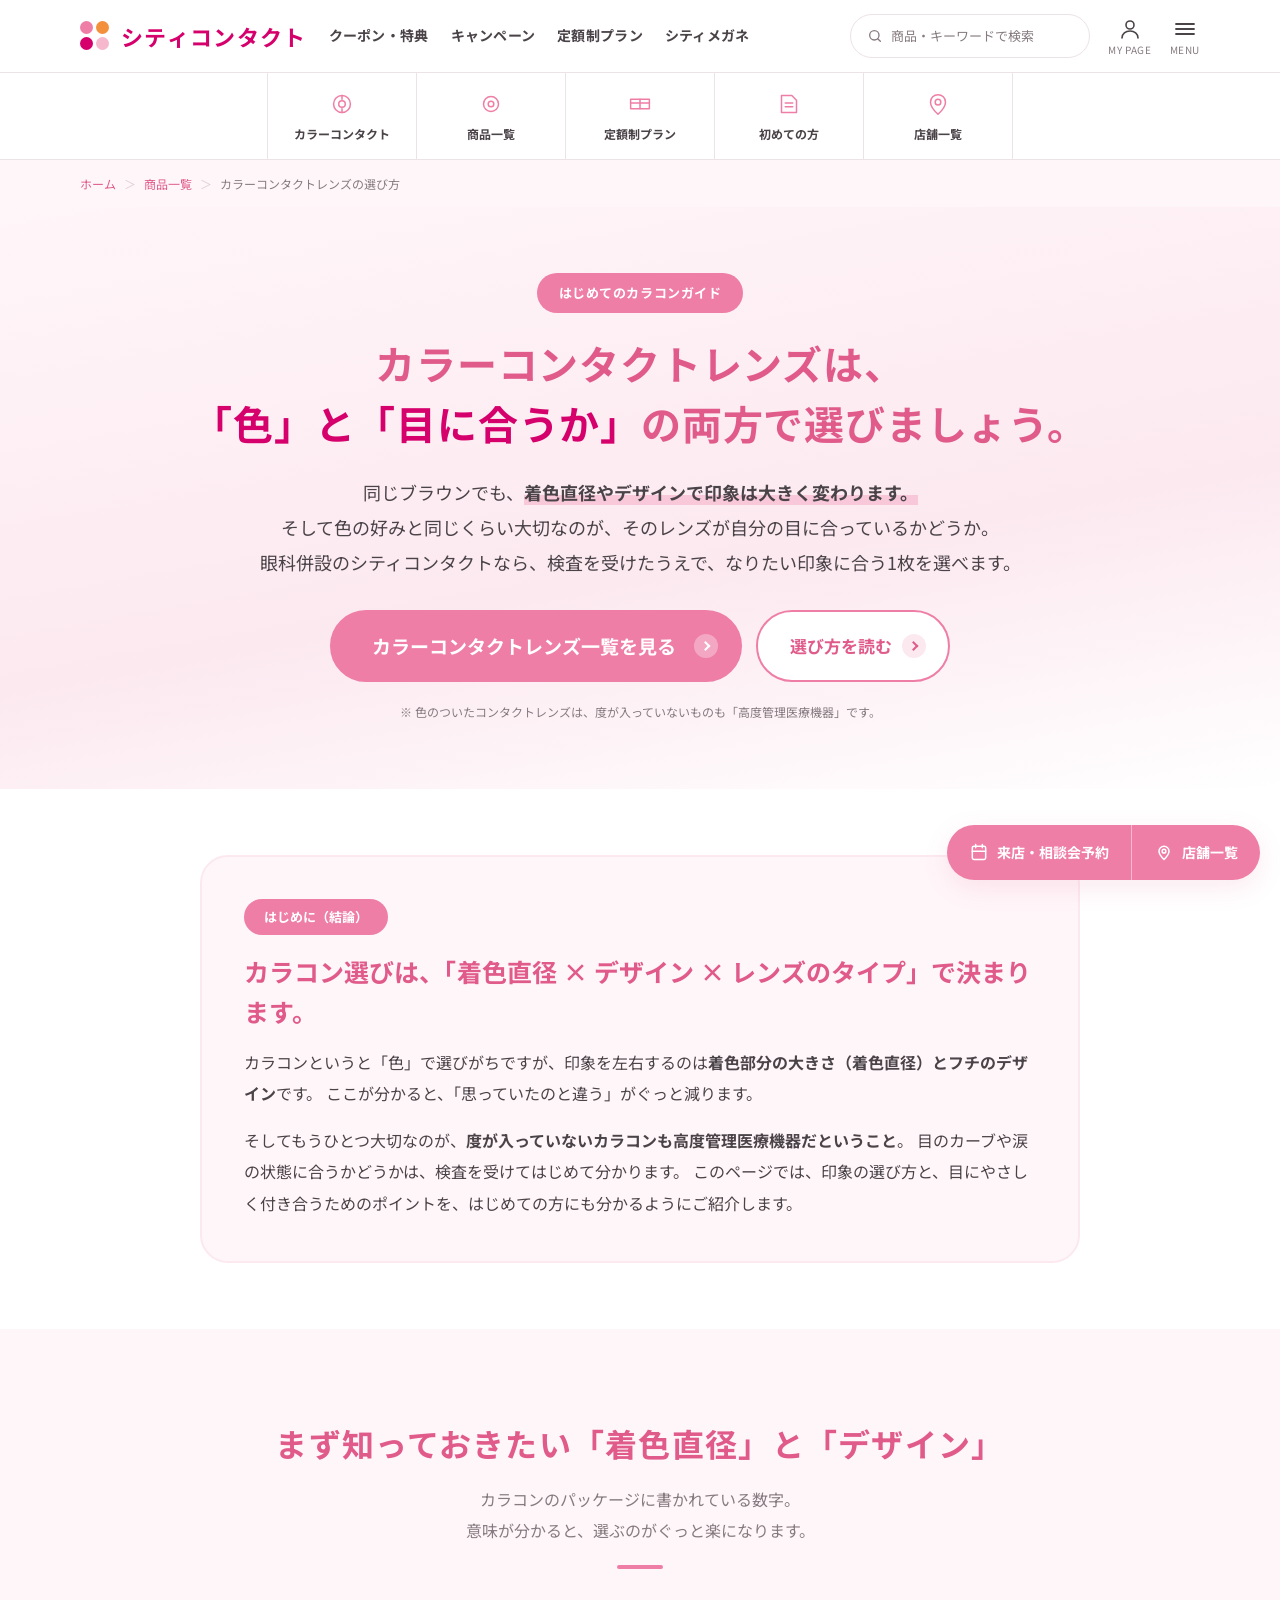
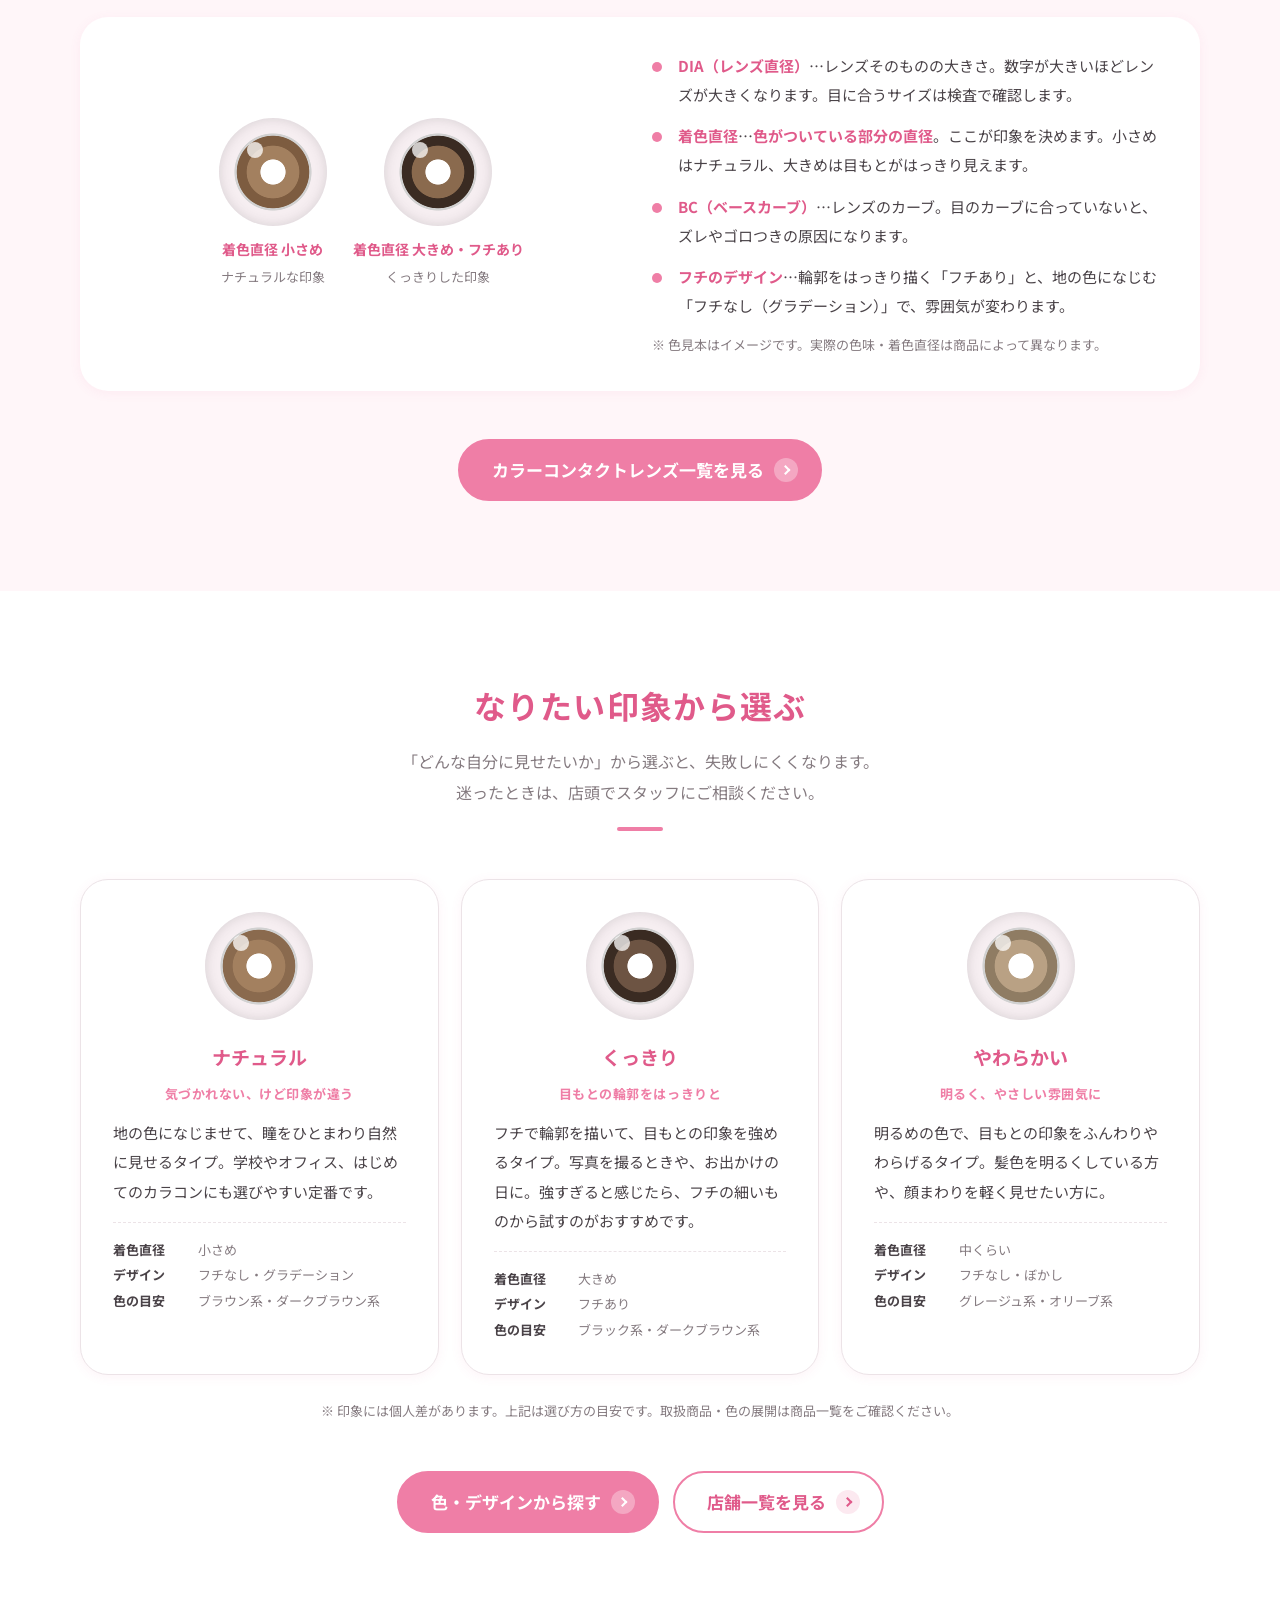
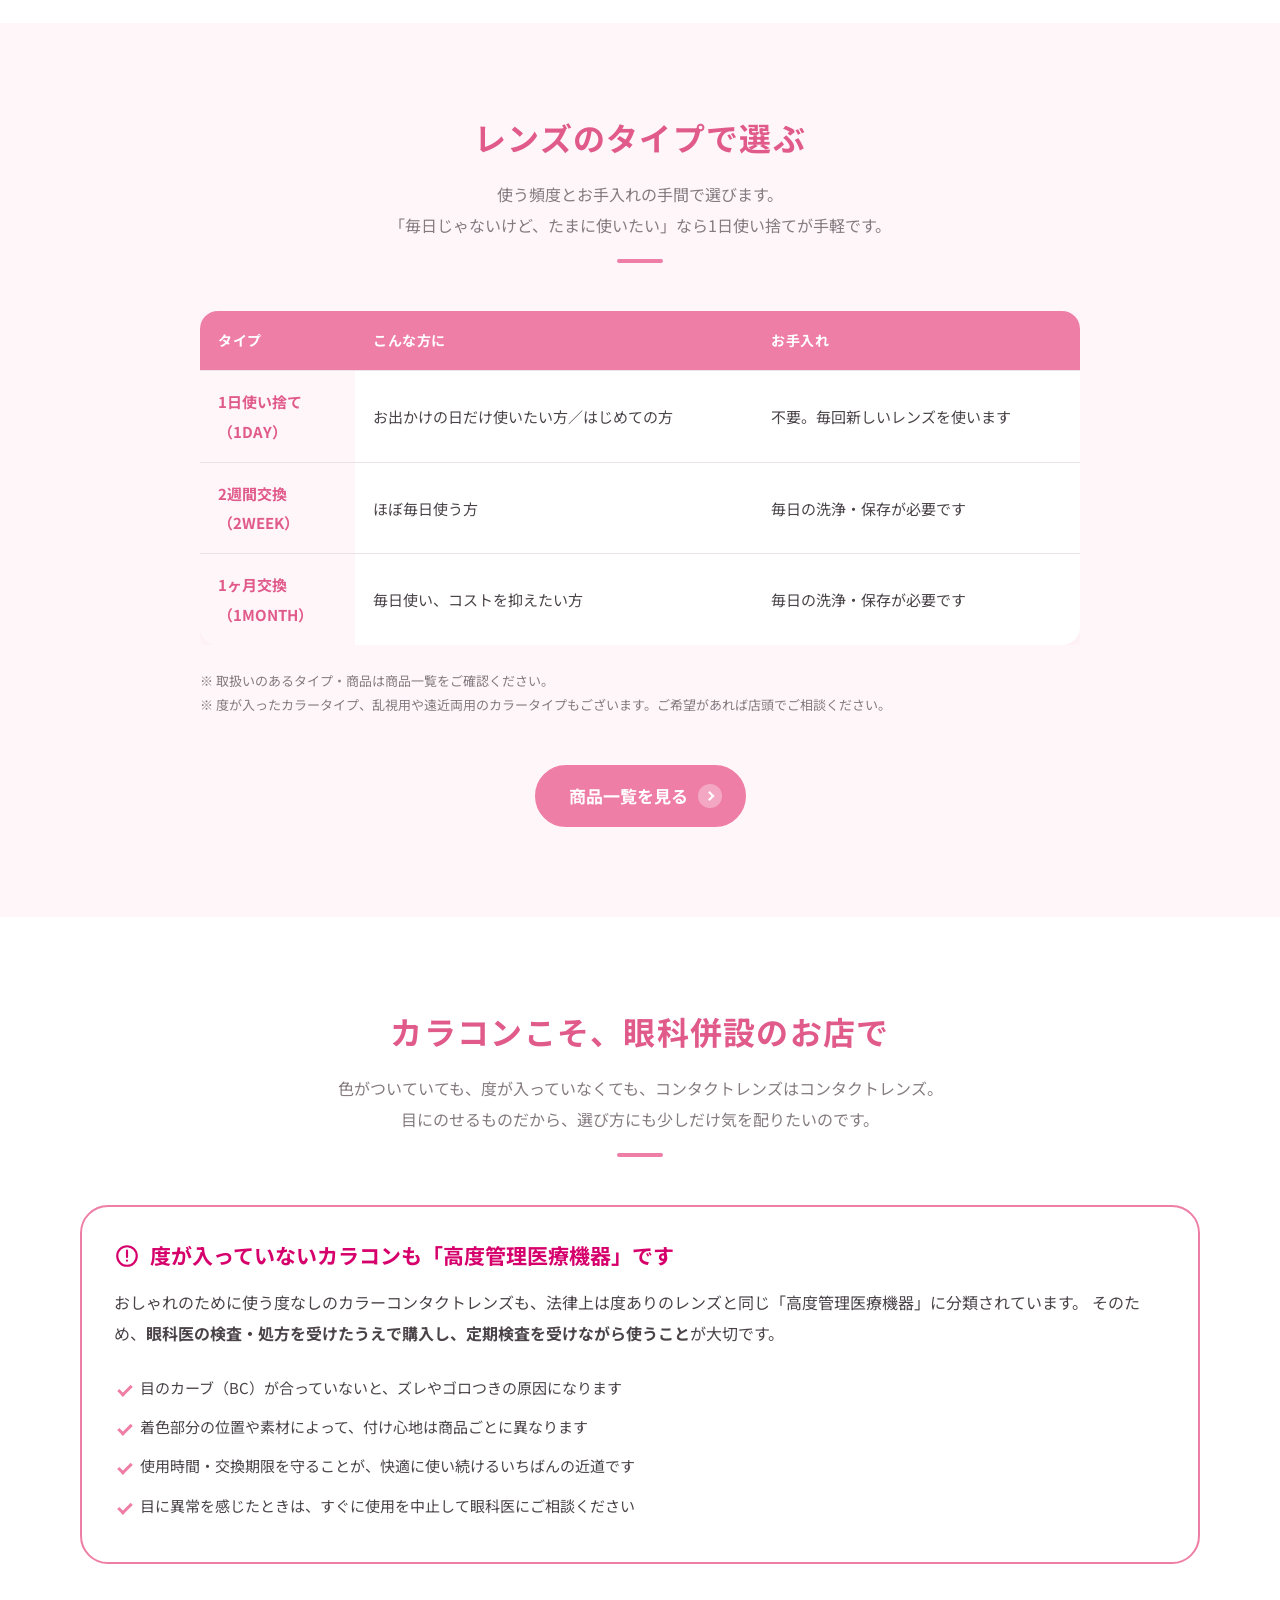
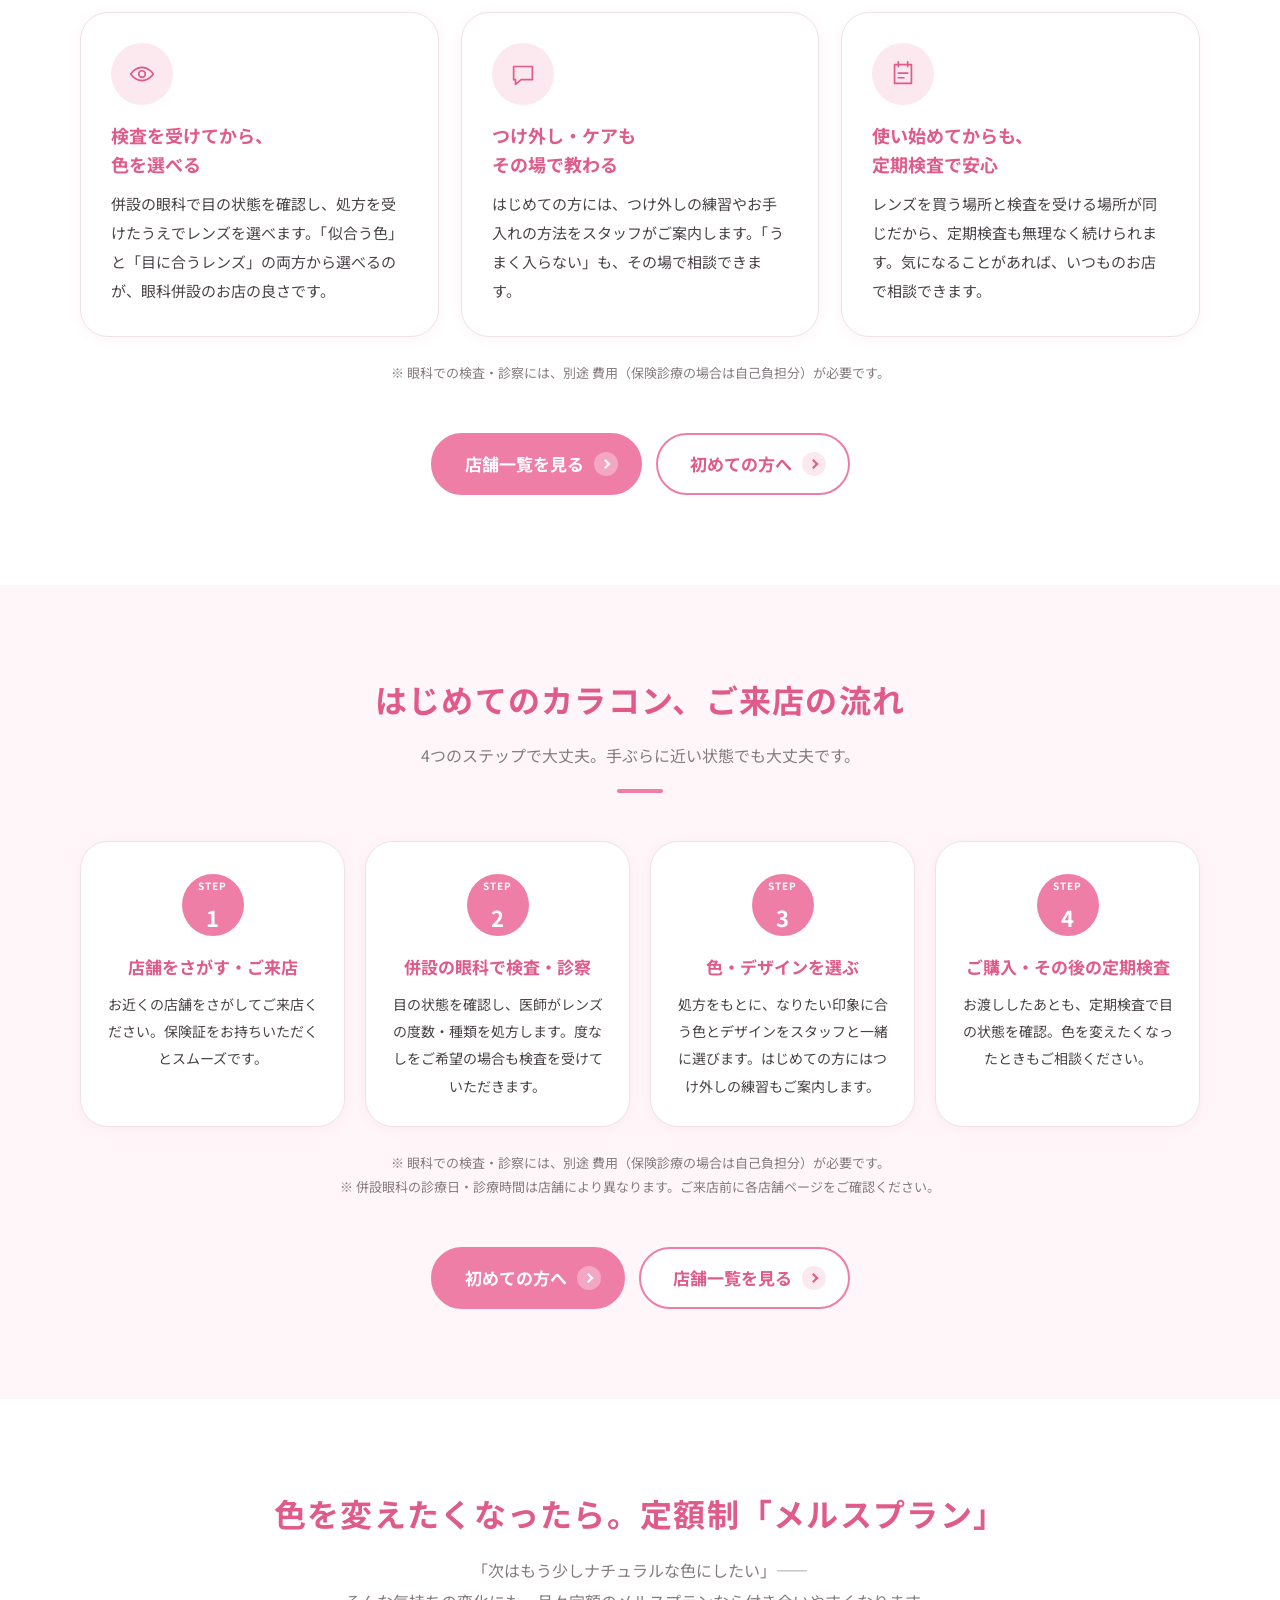
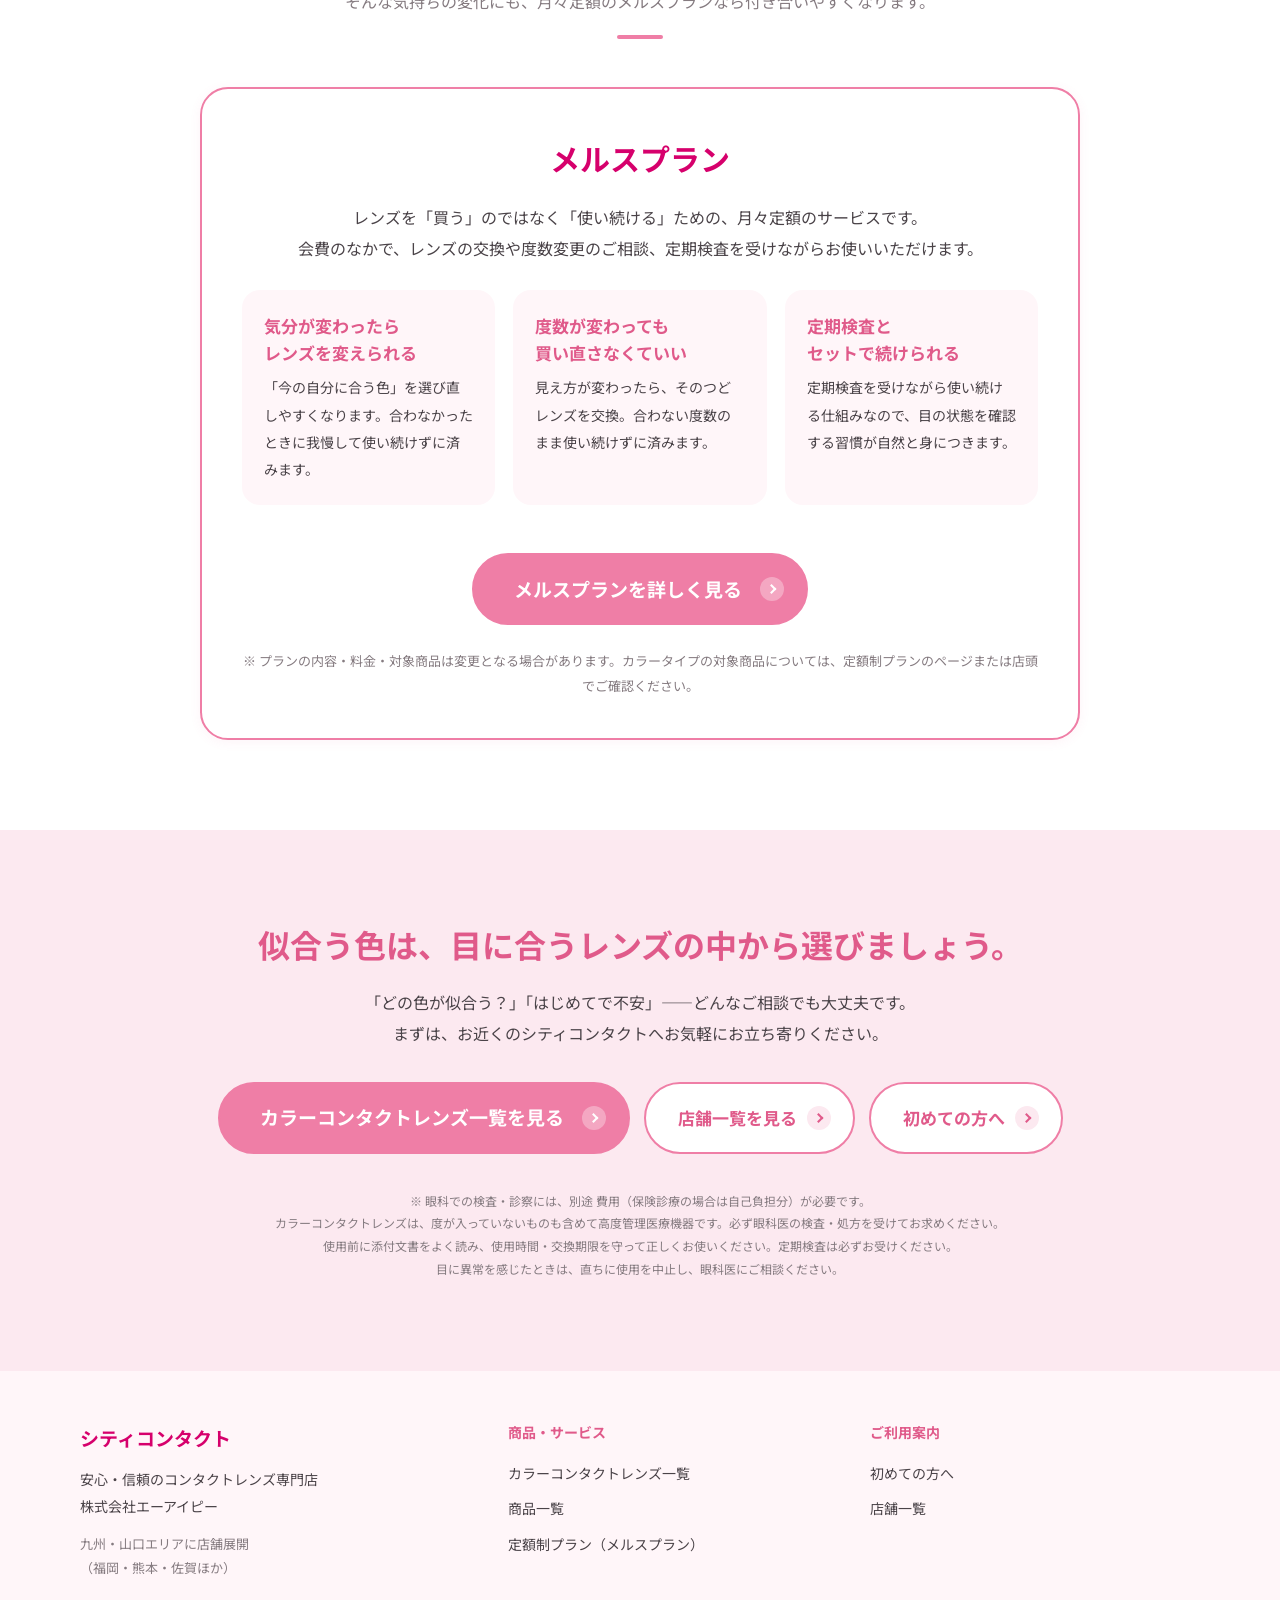
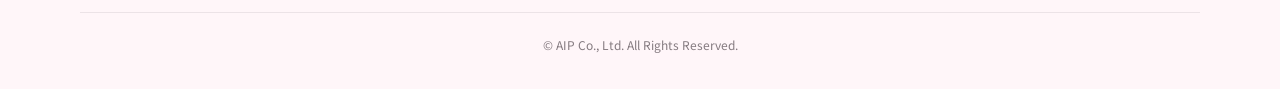
<file: colorcontact/index.html>
<!DOCTYPE html>
<html lang="ja">
<head>
<meta charset="UTF-8">
<meta name="viewport" content="width=device-width, initial-scale=1">

<!-- ================================================================
     メタ情報はすべて【仮】です。掲載URLが決まり次第、
     title / description / canonical / og:url / og:image をご調整ください。
     ================================================================ -->
<title>カラーコンタクトレンズの選び方｜なりたい印象から選ぶ、はじめてのカラコン｜シティコンタクト</title>
<meta name="description" content="カラーコンタクトレンズは、色だけでなく「着色直径」「デザイン」「レンズのタイプ」で印象も付け心地も変わります。度なしのカラコンも高度管理医療機器。眼科併設のシティコンタクトが、はじめてのカラコン選びをやさしくご案内します。">
<meta name="keywords" content="カラーコンタクトレンズ,カラコン 選び方,カラコン 初めて,着色直径,度なし カラコン,眼科併設,シティコンタクト">

<!-- ▼▼▼ 確認用のため noindex を入れています。本番公開前に必ず削除してください ▼▼▼ -->
<meta name="robots" content="noindex, nofollow">
<!-- ▲▲▲ 本番公開前に、上の1行を削除 ▲▲▲ -->

<!-- #TODO 掲載URLが未確定のため仮設定 -->
<link rel="canonical" href="https://www.city-contact.com/column/colorcontact/">
<meta property="og:type" content="article">
<meta property="og:site_name" content="シティコンタクト">
<meta property="og:title" content="カラーコンタクトレンズの選び方｜なりたい印象から選ぶ、はじめてのカラコン">
<meta property="og:description" content="色・着色直径・デザイン・レンズのタイプ。カラコン選びの基本を、眼科併設のシティコンタクトがやさしくご案内します。">
<!-- #TODO OGP画像は未設定です。既存サイトの素材またはご支給素材を指定してください -->
<meta property="og:image" content="https://www.city-contact.com/column/colorcontact/ogp.jpg">
<meta property="og:url" content="https://www.city-contact.com/column/colorcontact/">
<meta name="twitter:card" content="summary_large_image">

<link rel="preconnect" href="https://fonts.googleapis.com">
<link rel="preconnect" href="https://fonts.gstatic.com" crossorigin>
<link href="https://fonts.googleapis.com/css2?family=Noto+Sans+JP:wght@400;500;700&display=swap" rel="stylesheet">
<link rel="stylesheet" href="assets/css/style.css">
</head>
<body>

<!-- ===================== HEADER =====================
     ここは実際のサイト組み込み時に共通ヘッダーに差し替えてください。
     ご支給のスクリーンショットをもとに目視で再現した簡易版です。
     ================================================== -->
<header class="l-header">
  <div class="l-inner l-header__inner">
    <a class="l-header__logo" href="https://www.city-contact.com/">
      <span class="l-header__dots" aria-hidden="true">
        <i style="background:#ef7ea6"></i><i style="background:#f2903c"></i>
        <i style="background:#d6006c"></i><i style="background:#f5b8cd"></i>
      </span>
      <span class="l-header__name">シティコンタクト</span>
    </a>
    <nav class="l-header__nav" aria-label="グローバルナビゲーション">
      <!-- #TODO クーポン・特典／キャンペーン／シティメガネのURLは要確認 -->
      <a href="#TODO">クーポン・特典</a>
      <a href="#TODO">キャンペーン</a>
      <a href="https://www.city-contact.com/subscription/">定額制プラン</a>
      <a href="#TODO">シティメガネ</a>
    </nav>
    <div class="l-header__util">
      <span class="l-header__search" aria-hidden="true">
        <svg width="16" height="16" viewBox="0 0 24 24" fill="none" stroke="#857b80" stroke-width="2"><circle cx="11" cy="11" r="7"/><path d="M20 20l-4-4" stroke-linecap="round"/></svg>
        商品・キーワードで検索
      </span>
      <span class="l-header__icon">
        <svg width="24" height="24" viewBox="0 0 24 24" fill="none" stroke="#4a4348" stroke-width="1.6"><circle cx="12" cy="8" r="4"/><path d="M4 21c0-4.4 3.6-7 8-7s8 2.6 8 7" stroke-linecap="round"/></svg>
        MY PAGE
      </span>
      <span class="l-header__icon">
        <svg width="24" height="24" viewBox="0 0 24 24" fill="none" stroke="#4a4348" stroke-width="1.8"><path d="M3 7h18M3 12h18M3 17h18" stroke-linecap="round"/></svg>
        MENU
      </span>
    </div>
  </div>
</header>

<nav class="l-subnav" aria-label="カテゴリナビゲーション">
  <ul>
    <li><a href="https://www.city-contact.com/item-cat/color_contact_lens/">
      <svg width="30" height="30" viewBox="0 0 32 32" fill="none" stroke="#ef7ea6" stroke-width="1.6"><circle cx="16" cy="16" r="9"/><circle cx="16" cy="16" r="3.5"/><path d="M16 7v4M16 21v4" stroke-linecap="round"/></svg>
      カラーコンタクト</a></li>
    <li><a href="https://www.city-contact.com/item/">
      <svg width="30" height="30" viewBox="0 0 32 32" fill="none" stroke="#ef7ea6" stroke-width="1.6"><circle cx="16" cy="16" r="8"/><circle cx="16" cy="16" r="3"/></svg>
      商品一覧</a></li>
    <li><a href="https://www.city-contact.com/subscription/">
      <svg width="30" height="30" viewBox="0 0 32 32" fill="none" stroke="#ef7ea6" stroke-width="1.6"><path d="M6 11h20v10H6z" stroke-linejoin="round"/><path d="M6 15h20M16 11v10" stroke-linecap="round"/></svg>
      定額制プラン</a></li>
    <li><a href="https://www.city-contact.com/beginner/">
      <svg width="30" height="30" viewBox="0 0 32 32" fill="none" stroke="#ef7ea6" stroke-width="1.6"><path d="M8 7h11l5 5v13H8z" stroke-linejoin="round"/><path d="M12 15h8M12 19h8" stroke-linecap="round"/></svg>
      初めての方</a></li>
    <li><a href="https://www.city-contact.com/shop/">
      <svg width="30" height="30" viewBox="0 0 32 32" fill="none" stroke="#ef7ea6" stroke-width="1.6"><path d="M16 27s8-7.6 8-13a8 8 0 1 0-16 0c0 5.4 8 13 8 13z" stroke-linejoin="round"/><circle cx="16" cy="14" r="3"/></svg>
      店舗一覧</a></li>
  </ul>
</nav>
<!-- ===================== /HEADER ===================== -->

<!-- #TODO パンくずの階層は仮です -->
<nav class="c-breadcrumb" aria-label="パンくずリスト">
  <div class="l-inner">
    <ol>
      <li><a href="https://www.city-contact.com/">ホーム</a></li>
      <li><a href="https://www.city-contact.com/item/">商品一覧</a></li>
      <li>カラーコンタクトレンズの選び方</li>
    </ol>
  </div>
</nav>

<main>

  <!-- ========== ファーストビュー（H1） ========== -->
  <section class="p-hero">
    <div class="l-inner p-hero__inner">
      <span class="p-hero__badge">はじめてのカラコンガイド</span>
      <h1 class="p-hero__title">
        カラーコンタクトレンズは、<br>
        <em>「色」と「目に合うか」</em>の両方で選びましょう。
      </h1>
      <p class="p-hero__sub">
        同じブラウンでも、<span class="u-marker">着色直径やデザインで印象は大きく変わります。</span><br>
        そして色の好みと同じくらい大切なのが、そのレンズが自分の目に合っているかどうか。<br>
        眼科併設のシティコンタクトなら、検査を受けたうえで、なりたい印象に合う1枚を選べます。
      </p>
      <div class="p-hero__cta">
        <a class="c-btn c-btn--fill c-btn--lg" href="https://www.city-contact.com/item-cat/color_contact_lens/">カラーコンタクトレンズ一覧を見る</a>
        <a class="c-btn" href="#howto">選び方を読む</a>
      </div>
      <p class="p-hero__note">※ 色のついたコンタクトレンズは、度が入っていないものも「高度管理医療機器」です。</p>
    </div>
  </section>

  <!-- ========== 導入文（結論を先に） ========== -->
  <section class="p-lead">
    <div class="l-inner--narrow js-fade">
      <div class="p-lead__box">
        <span class="p-lead__label">はじめに（結論）</span>
        <h2 class="p-lead__title">カラコン選びは、<br class="u-sp-only">「着色直径 × デザイン × レンズのタイプ」で決まります。</h2>
        <p class="p-lead__text">
          カラコンというと「色」で選びがちですが、印象を左右するのは<strong>着色部分の大きさ（着色直径）とフチのデザイン</strong>です。
          ここが分かると、「思っていたのと違う」がぐっと減ります。
        </p>
        <p class="p-lead__text">
          そしてもうひとつ大切なのが、<strong>度が入っていないカラコンも高度管理医療機器だということ</strong>。
          目のカーブや涙の状態に合うかどうかは、検査を受けてはじめて分かります。
          このページでは、印象の選び方と、目にやさしく付き合うためのポイントを、はじめての方にも分かるようにご紹介します。
        </p>
      </div>
    </div>
  </section>

  <!-- ========== H2：まず知っておきたい3つの数字とデザイン ========== -->
  <section class="p-section p-section--pale" id="howto">
    <div class="l-inner js-fade">
      <div class="c-heading">
        <h2 class="c-heading__ja">まず知っておきたい「着色直径」と「デザイン」</h2>
        <p class="c-heading__lead">カラコンのパッケージに書かれている数字。<br>意味が分かると、選ぶのがぐっと楽になります。</p>
      </div>

      <div class="p-dia">
        <div class="p-dia__fig">
          <div class="p-dia__unit">
            <span class="c-lens" style="--lens-inner:#a3805f;--lens-outer:#7d5c40" aria-hidden="true"></span>
            <strong>着色直径 小さめ</strong>
            ナチュラルな印象
          </div>
          <div class="p-dia__unit">
            <span class="c-lens c-lens--ring" style="--lens-inner:#8a6a4e" aria-hidden="true"></span>
            <strong>着色直径 大きめ・フチあり</strong>
            くっきりした印象
          </div>
        </div>
        <div>
          <ul class="p-dia__list">
            <li><strong>DIA（レンズ直径）</strong>…レンズそのものの大きさ。数字が大きいほどレンズが大きくなります。目に合うサイズは検査で確認します。</li>
            <li><strong>着色直径</strong>…<strong>色がついている部分の直径</strong>。ここが印象を決めます。小さめはナチュラル、大きめは目もとがはっきり見えます。</li>
            <li><strong>BC（ベースカーブ）</strong>…レンズのカーブ。目のカーブに合っていないと、ズレやゴロつきの原因になります。</li>
            <li><strong>フチのデザイン</strong>…輪郭をはっきり描く「フチあり」と、地の色になじむ「フチなし（グラデーション）」で、雰囲気が変わります。</li>
          </ul>
          <p class="u-note">※ 色見本はイメージです。実際の色味・着色直径は商品によって異なります。</p>
        </div>
      </div>

      <div class="c-ctaset u-mt-l">
        <a class="c-btn c-btn--fill" href="https://www.city-contact.com/item-cat/color_contact_lens/">カラーコンタクトレンズ一覧を見る</a>
      </div>
    </div>
  </section>

  <!-- ========== H2：なりたい印象から選ぶ ========== -->
  <section class="p-section" id="style">
    <div class="l-inner js-fade">
      <div class="c-heading">
        <h2 class="c-heading__ja">なりたい印象から選ぶ</h2>
        <p class="c-heading__lead">「どんな自分に見せたいか」から選ぶと、失敗しにくくなります。<br>迷ったときは、店頭でスタッフにご相談ください。</p>
      </div>

      <div class="p-style">
        <article class="p-style__item">
          <span class="c-lens" style="--lens-inner:#a3805f;--lens-outer:#8a6a4e" aria-hidden="true"></span>
          <h3 class="p-style__name">ナチュラル</h3>
          <p class="p-style__catch">気づかれない、けど印象が違う</p>
          <p class="p-style__text">地の色になじませて、瞳をひとまわり自然に見せるタイプ。学校やオフィス、はじめてのカラコンにも選びやすい定番です。</p>
          <dl class="p-style__spec">
            <dt>着色直径</dt><dd>小さめ</dd>
            <dt>デザイン</dt><dd>フチなし・グラデーション</dd>
            <dt>色の目安</dt><dd>ブラウン系・ダークブラウン系</dd>
          </dl>
        </article>
        <article class="p-style__item">
          <span class="c-lens c-lens--ring" style="--lens-inner:#6d5443" aria-hidden="true"></span>
          <h3 class="p-style__name">くっきり</h3>
          <p class="p-style__catch">目もとの輪郭をはっきりと</p>
          <p class="p-style__text">フチで輪郭を描いて、目もとの印象を強めるタイプ。写真を撮るときや、お出かけの日に。強すぎると感じたら、フチの細いものから試すのがおすすめです。</p>
          <dl class="p-style__spec">
            <dt>着色直径</dt><dd>大きめ</dd>
            <dt>デザイン</dt><dd>フチあり</dd>
            <dt>色の目安</dt><dd>ブラック系・ダークブラウン系</dd>
          </dl>
        </article>
        <article class="p-style__item">
          <span class="c-lens" style="--lens-inner:#b9a184;--lens-outer:#8f7c63" aria-hidden="true"></span>
          <h3 class="p-style__name">やわらかい</h3>
          <p class="p-style__catch">明るく、やさしい雰囲気に</p>
          <p class="p-style__text">明るめの色で、目もとの印象をふんわりやわらげるタイプ。髪色を明るくしている方や、顔まわりを軽く見せたい方に。</p>
          <dl class="p-style__spec">
            <dt>着色直径</dt><dd>中くらい</dd>
            <dt>デザイン</dt><dd>フチなし・ぼかし</dd>
            <dt>色の目安</dt><dd>グレージュ系・オリーブ系</dd>
          </dl>
        </article>
      </div>
      <p class="u-note u-center u-mt">※ 印象には個人差があります。上記は選び方の目安です。取扱商品・色の展開は商品一覧をご確認ください。</p>

      <div class="c-ctaset u-mt-l">
        <a class="c-btn c-btn--fill" href="https://www.city-contact.com/item-cat/color_contact_lens/">色・デザインから探す</a>
        <a class="c-btn" href="https://www.city-contact.com/shop/">店舗一覧を見る</a>
      </div>
    </div>
  </section>

  <!-- ========== H2：レンズのタイプで選ぶ ========== -->
  <section class="p-section p-section--pale" id="type">
    <div class="l-inner--narrow js-fade">
      <div class="c-heading">
        <h2 class="c-heading__ja">レンズのタイプで選ぶ</h2>
        <p class="c-heading__lead">使う頻度とお手入れの手間で選びます。<br>「毎日じゃないけど、たまに使いたい」なら1日使い捨てが手軽です。</p>
      </div>

      <div class="p-type">
        <table>
          <thead>
            <tr><th>タイプ</th><th>こんな方に</th><th>お手入れ</th></tr>
          </thead>
          <tbody>
            <tr>
              <th>1日使い捨て<br>（1DAY）</th>
              <td>お出かけの日だけ使いたい方／はじめての方</td>
              <td>不要。毎回新しいレンズを使います</td>
            </tr>
            <tr>
              <th>2週間交換<br>（2WEEK）</th>
              <td>ほぼ毎日使う方</td>
              <td>毎日の洗浄・保存が必要です</td>
            </tr>
            <tr>
              <th>1ヶ月交換<br>（1MONTH）</th>
              <td>毎日使い、コストを抑えたい方</td>
              <td>毎日の洗浄・保存が必要です</td>
            </tr>
          </tbody>
        </table>
      </div>

      <p class="u-note u-mt">
        ※ 取扱いのあるタイプ・商品は商品一覧をご確認ください。<br>
        ※ 度が入ったカラータイプ、乱視用や遠近両用のカラータイプもございます。ご希望があれば店頭でご相談ください。
      </p>

      <div class="c-ctaset u-mt-l">
        <a class="c-btn c-btn--fill" href="https://www.city-contact.com/item/">商品一覧を見る</a>
      </div>
    </div>
  </section>

  <!-- ========== H2：カラコンこそ、眼科併設のお店で ========== -->
  <section class="p-section" id="clinic">
    <div class="l-inner js-fade">
      <div class="c-heading">
        <h2 class="c-heading__ja">カラコンこそ、眼科併設のお店で</h2>
        <p class="c-heading__lead">色がついていても、度が入っていなくても、コンタクトレンズはコンタクトレンズ。<br>目にのせるものだから、選び方にも少しだけ気を配りたいのです。</p>
      </div>

      <div class="c-alert">
        <h3 class="c-alert__title">
          <svg width="26" height="26" viewBox="0 0 24 24" fill="none" stroke="#d6006c" stroke-width="2" aria-hidden="true"><circle cx="12" cy="12" r="9"/><path d="M12 7v6M12 16.2v.1" stroke-linecap="round"/></svg>
          度が入っていないカラコンも「高度管理医療機器」です
        </h3>
        <p>
          おしゃれのために使う度なしのカラーコンタクトレンズも、法律上は度ありのレンズと同じ「高度管理医療機器」に分類されています。
          そのため、<strong>眼科医の検査・処方を受けたうえで購入し、定期検査を受けながら使うこと</strong>が大切です。
        </p>
        <ul class="c-alert__list u-mt">
          <li>目のカーブ（BC）が合っていないと、ズレやゴロつきの原因になります</li>
          <li>着色部分の位置や素材によって、付け心地は商品ごとに異なります</li>
          <li>使用時間・交換期限を守ることが、快適に使い続けるいちばんの近道です</li>
          <li>目に異常を感じたときは、すぐに使用を中止して眼科医にご相談ください</li>
        </ul>
      </div>

      <div class="c-cards u-mt-l">
        <article class="c-card">
          <div class="c-card__icon" aria-hidden="true">
            <svg width="30" height="30" viewBox="0 0 32 32" fill="none" stroke="#e05a8a" stroke-width="1.8"><path d="M4 16s4.5-7 12-7 12 7 12 7-4.5 7-12 7-12-7-12-7z" stroke-linejoin="round"/><circle cx="16" cy="16" r="3.5"/></svg>
          </div>
          <h3 class="c-card__title">検査を受けてから、<br>色を選べる</h3>
          <p class="c-card__text">併設の眼科で目の状態を確認し、処方を受けたうえでレンズを選べます。「似合う色」と「目に合うレンズ」の両方から選べるのが、眼科併設のお店の良さです。</p>
        </article>
        <article class="c-card">
          <div class="c-card__icon" aria-hidden="true">
            <svg width="30" height="30" viewBox="0 0 32 32" fill="none" stroke="#e05a8a" stroke-width="1.8"><path d="M6 8h20v14H14l-6 5v-5H6z" stroke-linejoin="round"/></svg>
          </div>
          <h3 class="c-card__title">つけ外し・ケアも<br>その場で教わる</h3>
          <p class="c-card__text">はじめての方には、つけ外しの練習やお手入れの方法をスタッフがご案内します。「うまく入らない」も、その場で相談できます。</p>
        </article>
        <article class="c-card">
          <div class="c-card__icon" aria-hidden="true">
            <svg width="30" height="30" viewBox="0 0 32 32" fill="none" stroke="#e05a8a" stroke-width="1.8"><path d="M7 6h18v20H7z" stroke-linejoin="round"/><path d="M11 3v5M21 3v5M11 15h10M11 20h6" stroke-linecap="round"/></svg>
          </div>
          <h3 class="c-card__title">使い始めてからも、<br>定期検査で安心</h3>
          <p class="c-card__text">レンズを買う場所と検査を受ける場所が同じだから、定期検査も無理なく続けられます。気になることがあれば、いつものお店で相談できます。</p>
        </article>
      </div>

      <p class="u-note u-center u-mt">※ 眼科での検査・診察には、別途 費用（保険診療の場合は自己負担分）が必要です。</p>

      <div class="c-ctaset u-mt-l">
        <a class="c-btn c-btn--fill" href="https://www.city-contact.com/shop/">店舗一覧を見る</a>
        <a class="c-btn" href="https://www.city-contact.com/beginner/">初めての方へ</a>
      </div>
    </div>
  </section>

  <!-- ========== H2：ご来店の流れ ========== -->
  <section class="p-section p-section--pale" id="flow">
    <div class="l-inner js-fade">
      <div class="c-heading">
        <h2 class="c-heading__ja">はじめてのカラコン、ご来店の流れ</h2>
        <p class="c-heading__lead">4つのステップで大丈夫。手ぶらに近い状態でも大丈夫です。</p>
      </div>

      <div class="p-flow">
        <div class="p-flow__item">
          <span class="p-flow__step"><small>STEP</small><strong>1</strong></span>
          <h3 class="p-flow__title">店舗をさがす・ご来店</h3>
          <p class="p-flow__text">お近くの店舗をさがしてご来店ください。保険証をお持ちいただくとスムーズです。</p>
        </div>
        <div class="p-flow__item">
          <span class="p-flow__step"><small>STEP</small><strong>2</strong></span>
          <h3 class="p-flow__title">併設の眼科で検査・診察</h3>
          <p class="p-flow__text">目の状態を確認し、医師がレンズの度数・種類を処方します。度なしをご希望の場合も検査を受けていただきます。</p>
        </div>
        <div class="p-flow__item">
          <span class="p-flow__step"><small>STEP</small><strong>3</strong></span>
          <h3 class="p-flow__title">色・デザインを選ぶ</h3>
          <p class="p-flow__text">処方をもとに、なりたい印象に合う色とデザインをスタッフと一緒に選びます。はじめての方にはつけ外しの練習もご案内します。</p>
        </div>
        <div class="p-flow__item">
          <span class="p-flow__step"><small>STEP</small><strong>4</strong></span>
          <h3 class="p-flow__title">ご購入・その後の定期検査</h3>
          <p class="p-flow__text">お渡ししたあとも、定期検査で目の状態を確認。色を変えたくなったときもご相談ください。</p>
        </div>
      </div>

      <p class="u-note u-center u-mt">
        ※ 眼科での検査・診察には、別途 費用（保険診療の場合は自己負担分）が必要です。<br>
        ※ 併設眼科の診療日・診療時間は店舗により異なります。ご来店前に各店舗ページをご確認ください。
      </p>

      <div class="c-ctaset u-mt-l">
        <a class="c-btn c-btn--fill" href="https://www.city-contact.com/beginner/">初めての方へ</a>
        <a class="c-btn" href="https://www.city-contact.com/shop/">店舗一覧を見る</a>
      </div>
    </div>
  </section>

  <!-- ========== H2：メルスプラン ========== -->
  <section class="p-section" id="plan">
    <div class="l-inner--narrow js-fade">
      <div class="c-heading">
        <h2 class="c-heading__ja">色を変えたくなったら。<br class="u-sp-only">定額制「メルスプラン」</h2>
        <p class="c-heading__lead">「次はもう少しナチュラルな色にしたい」——<br>そんな気持ちの変化にも、月々定額のメルスプランなら付き合いやすくなります。</p>
      </div>

      <div class="p-plan">
        <p class="p-plan__name">メルスプラン</p>
        <p class="p-plan__desc">
          レンズを「買う」のではなく「使い続ける」ための、月々定額のサービスです。<br>
          会費のなかで、レンズの交換や度数変更のご相談、定期検査を受けながらお使いいただけます。
        </p>
        <div class="p-plan__merit">
          <article>
            <h4>気分が変わったら<br>レンズを変えられる</h4>
            <p>「今の自分に合う色」を選び直しやすくなります。合わなかったときに我慢して使い続けずに済みます。</p>
          </article>
          <article>
            <h4>度数が変わっても<br>買い直さなくていい</h4>
            <p>見え方が変わったら、そのつどレンズを交換。合わない度数のまま使い続けずに済みます。</p>
          </article>
          <article>
            <h4>定期検査と<br>セットで続けられる</h4>
            <p>定期検査を受けながら使い続ける仕組みなので、目の状態を確認する習慣が自然と身につきます。</p>
          </article>
        </div>
        <div class="c-ctaset u-mt-l">
          <a class="c-btn c-btn--fill c-btn--lg" href="https://www.city-contact.com/subscription/">メルスプランを詳しく見る</a>
        </div>
        <!-- #TODO カラータイプが定額制プランの対象かどうかは要確認 -->
        <p class="u-note u-center u-mt">※ プランの内容・料金・対象商品は変更となる場合があります。カラータイプの対象商品については、定額制プランのページまたは店頭でご確認ください。</p>
      </div>
    </div>
  </section>

  <!-- ========== CTA（まとめ） ========== -->
  <section class="p-section p-cv" id="cv">
    <div class="l-inner js-fade">
      <h2 class="p-cv__title">似合う色は、<br class="u-sp-only">目に合うレンズの中から選びましょう。</h2>
      <p class="p-cv__lead">
        「どの色が似合う？」「はじめてで不安」——どんなご相談でも大丈夫です。<br>
        まずは、お近くのシティコンタクトへお気軽にお立ち寄りください。
      </p>
      <div class="p-cv__btns">
        <a class="c-btn c-btn--fill c-btn--lg" href="https://www.city-contact.com/item-cat/color_contact_lens/">カラーコンタクトレンズ一覧を見る</a>
        <a class="c-btn" href="https://www.city-contact.com/shop/">店舗一覧を見る</a>
        <a class="c-btn" href="https://www.city-contact.com/beginner/">初めての方へ</a>
      </div>
      <p class="p-cv__caution">
        ※ 眼科での検査・診察には、別途 費用（保険診療の場合は自己負担分）が必要です。<br>
        カラーコンタクトレンズは、度が入っていないものも含めて高度管理医療機器です。必ず眼科医の検査・処方を受けてお求めください。<br>
        使用前に添付文書をよく読み、使用時間・交換期限を守って正しくお使いください。定期検査は必ずお受けください。<br>
        目に異常を感じたときは、直ちに使用を中止し、眼科医にご相談ください。
      </p>
    </div>
  </section>

</main>

<!-- ===================== FOOTER =====================
     ここは実際のサイト組み込み時に共通フッターに差し替えてください。
     ================================================== -->
<footer class="l-footer">
  <div class="l-inner">
    <div class="l-footer__top">
      <div class="l-footer__brand">
        <strong>シティコンタクト</strong>
        <p>安心・信頼のコンタクトレンズ専門店<br>株式会社エーアイピー</p>
        <p class="u-mt-s u-note">九州・山口エリアに店舗展開<br>（福岡・熊本・佐賀ほか）</p>
      </div>
      <nav class="l-footer__nav" aria-label="フッターメニュー：商品・サービス">
        <h3>商品・サービス</h3>
        <ul>
          <li><a href="https://www.city-contact.com/item-cat/color_contact_lens/">カラーコンタクトレンズ一覧</a></li>
          <li><a href="https://www.city-contact.com/item/">商品一覧</a></li>
          <li><a href="https://www.city-contact.com/subscription/">定額制プラン（メルスプラン）</a></li>
        </ul>
      </nav>
      <nav class="l-footer__nav" aria-label="フッターメニュー：ご利用案内">
        <h3>ご利用案内</h3>
        <ul>
          <li><a href="https://www.city-contact.com/beginner/">初めての方へ</a></li>
          <li><a href="https://www.city-contact.com/shop/">店舗一覧</a></li>
        </ul>
      </nav>
    </div>
    <p class="l-footer__bottom">&copy; AIP Co., Ltd. All Rights Reserved.</p>
  </div>
</footer>

<!-- 右下追従CTA（#TODO 来店・相談会予約ページのURLは要確認） -->
<div class="p-float-cta">
  <a href="#TODO">
    <svg width="20" height="20" viewBox="0 0 24 24" fill="none" stroke="#fff" stroke-width="1.8"><rect x="4" y="5" width="16" height="16" rx="2"/><path d="M8 3v4M16 3v4M4 11h16" stroke-linecap="round"/></svg>
    来店・相談会予約
  </a>
  <a href="https://www.city-contact.com/shop/">
    <svg width="20" height="20" viewBox="0 0 24 24" fill="none" stroke="#fff" stroke-width="1.8"><path d="M12 21s6-5.7 6-9.8A6 6 0 0 0 6 11.2C6 15.3 12 21 12 21z" stroke-linejoin="round"/><circle cx="12" cy="11" r="2.2"/></svg>
    店舗一覧
  </a>
</div>

<script src="assets/js/main.js" defer></script>
</body>
</html>
</file>
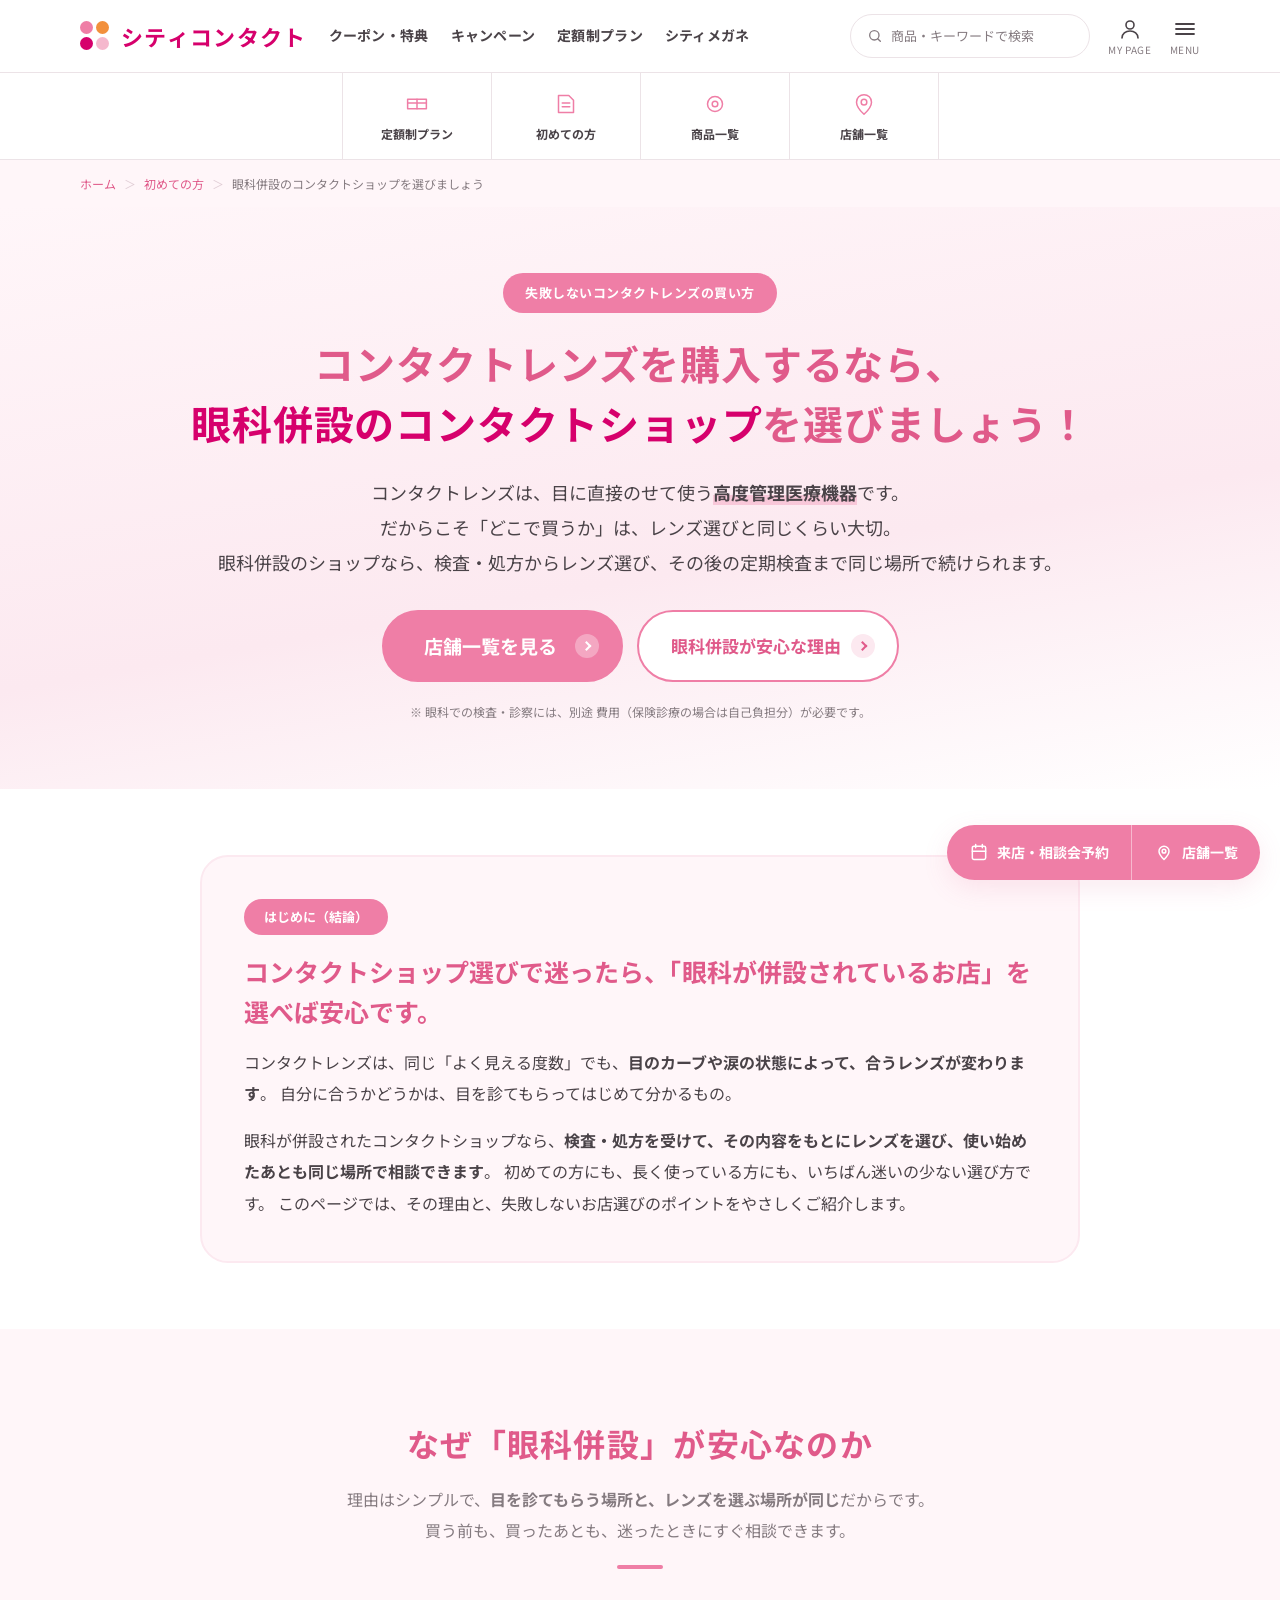
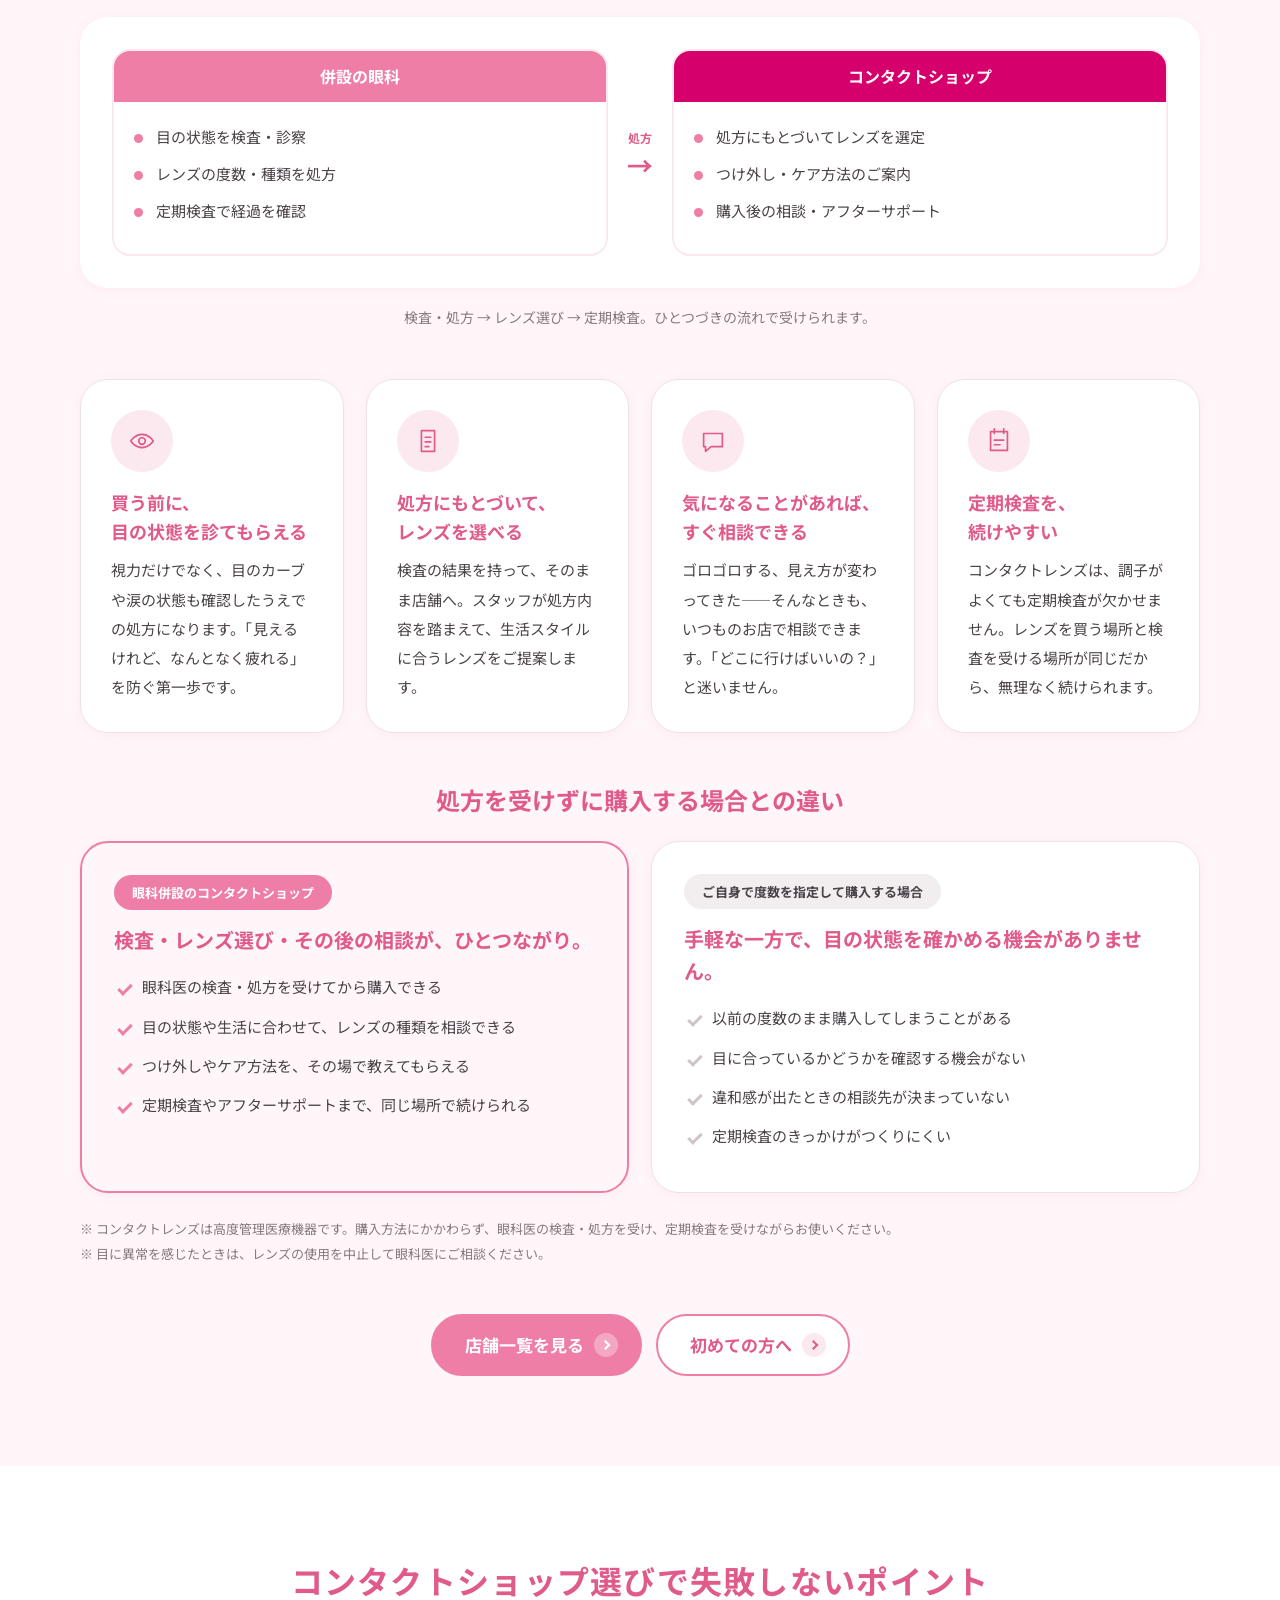
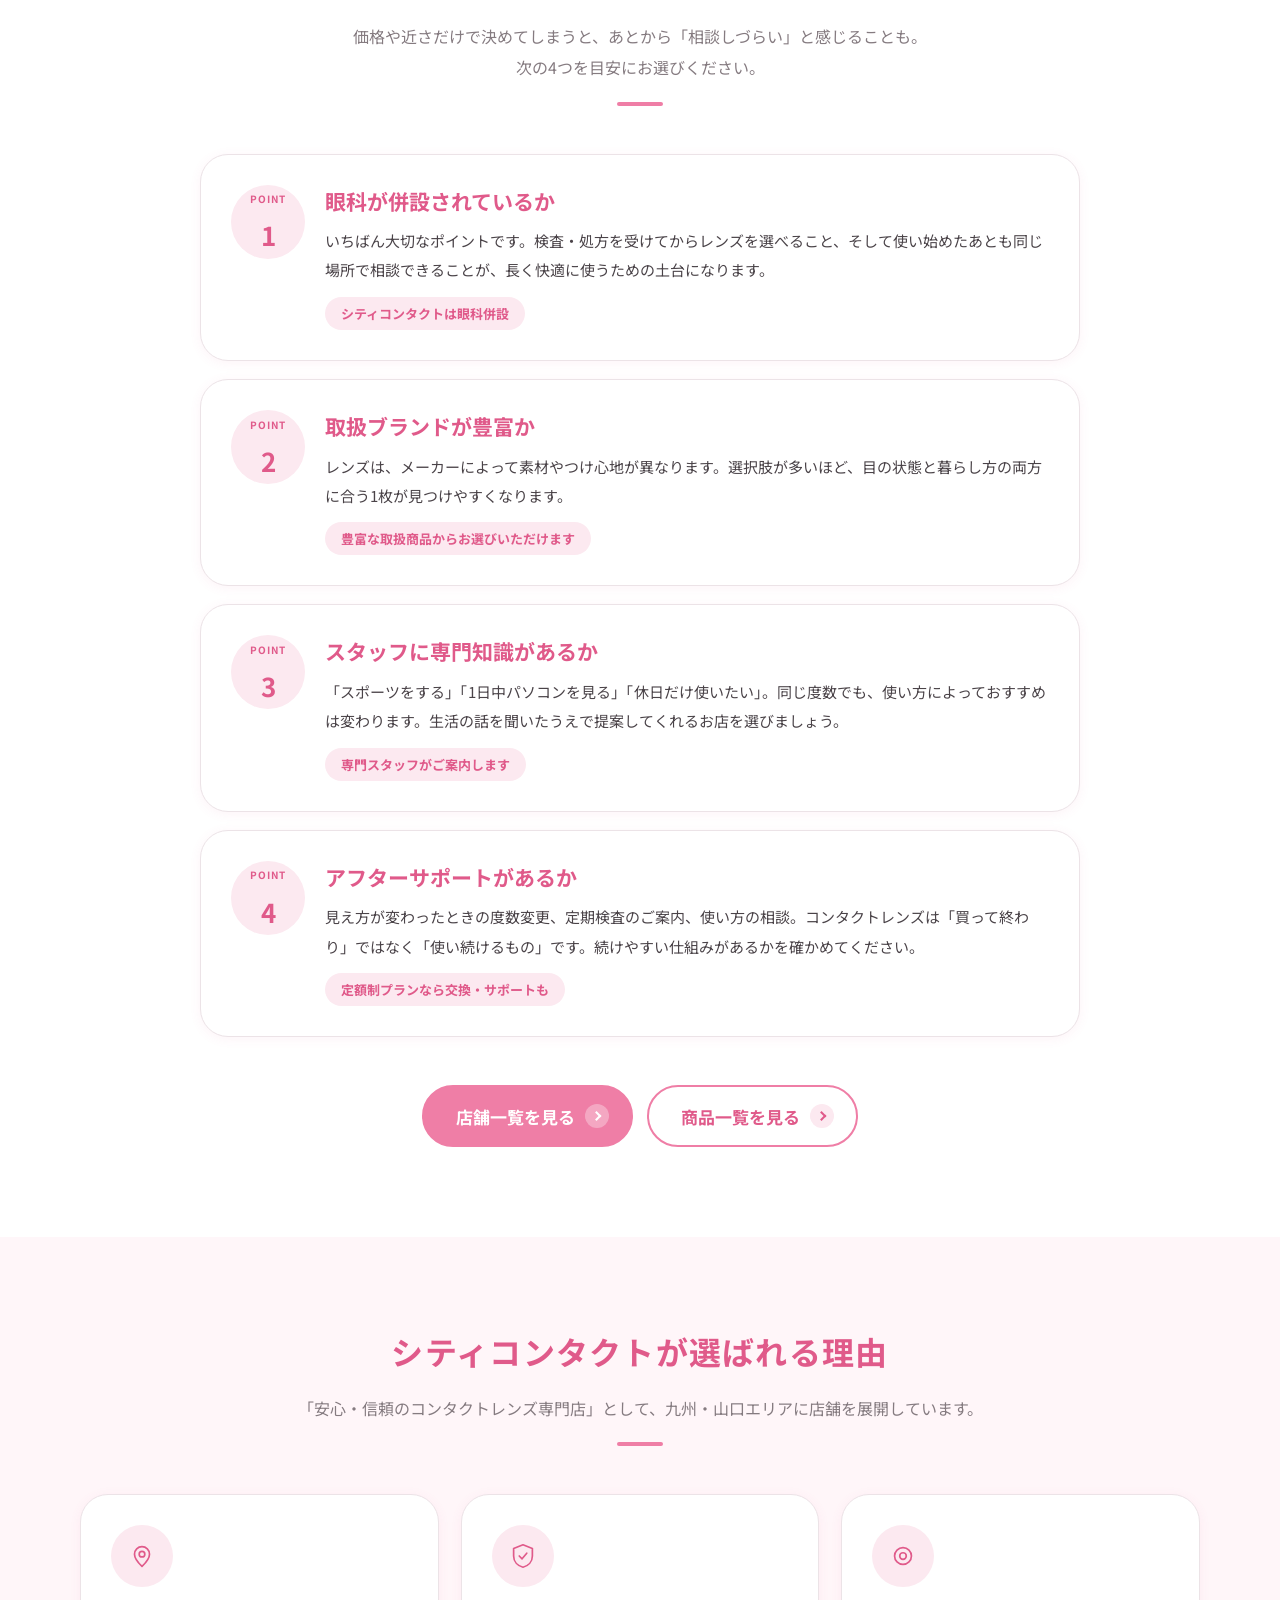
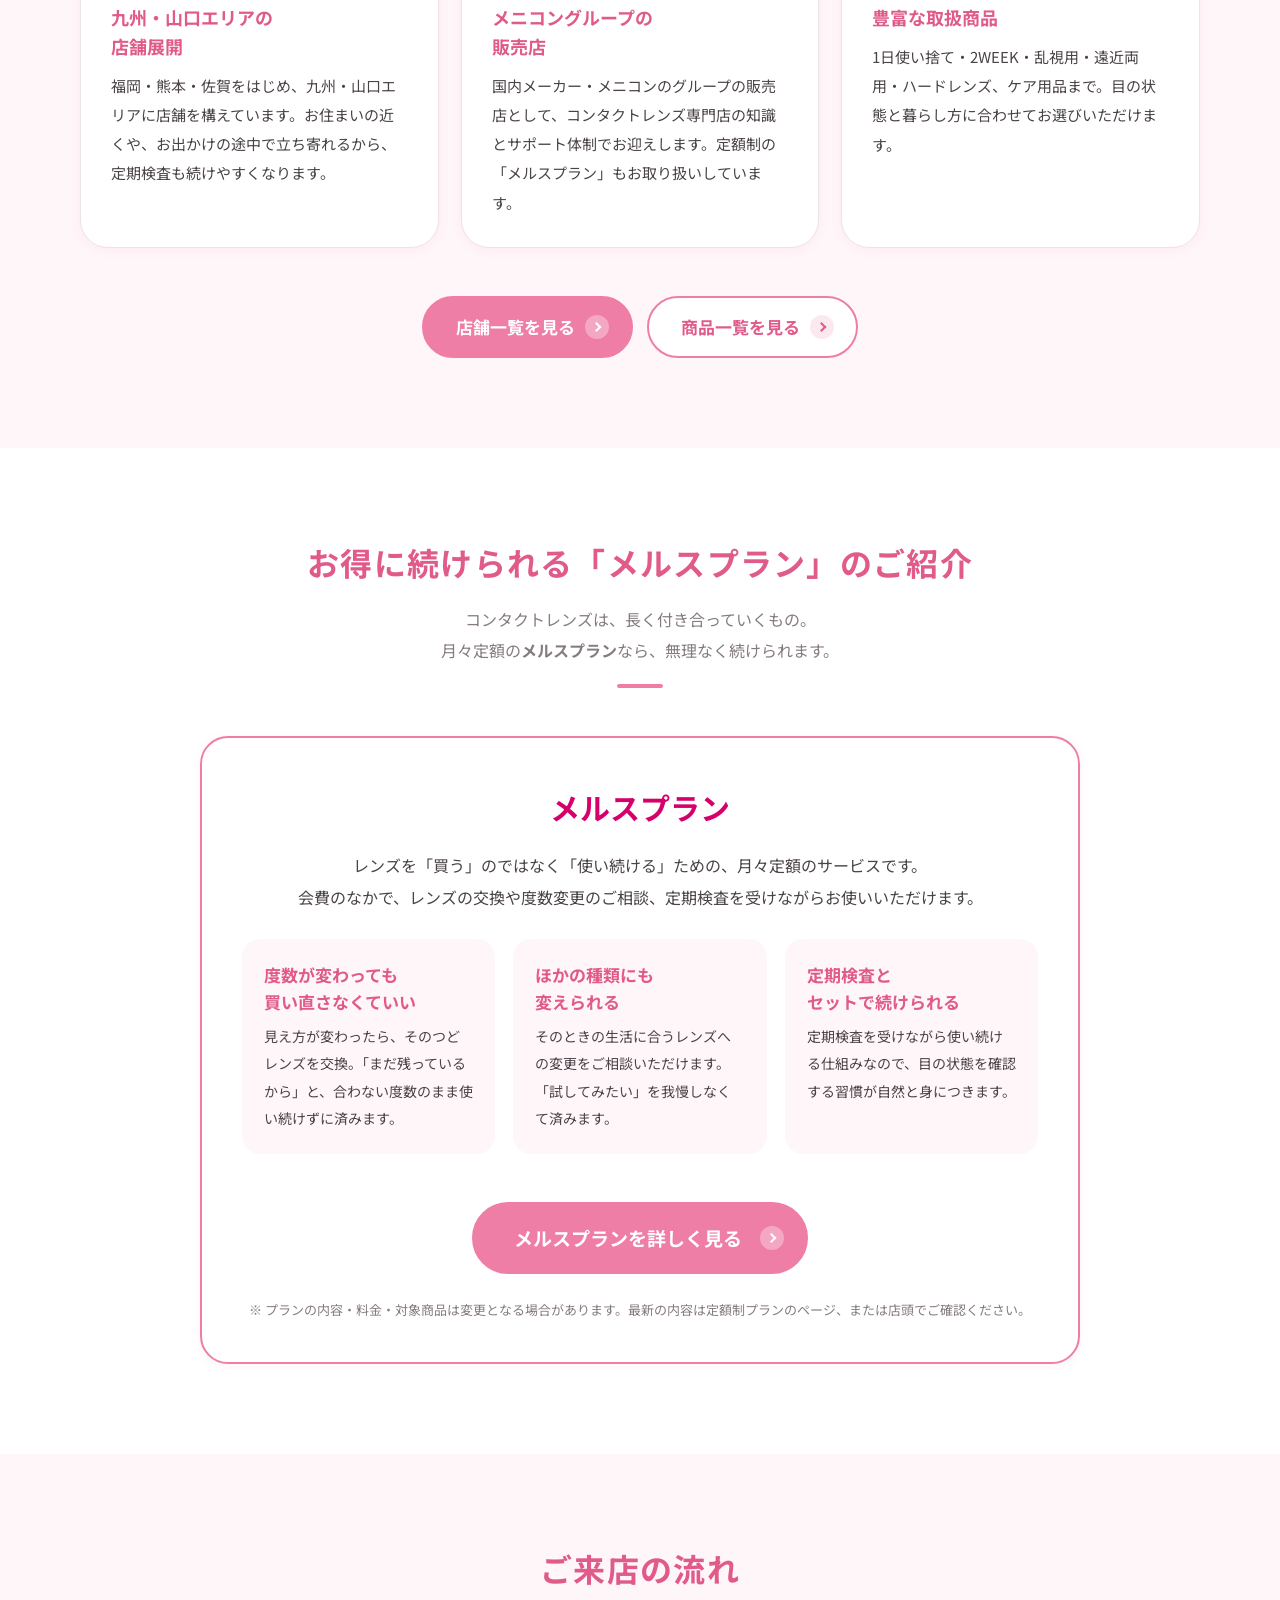
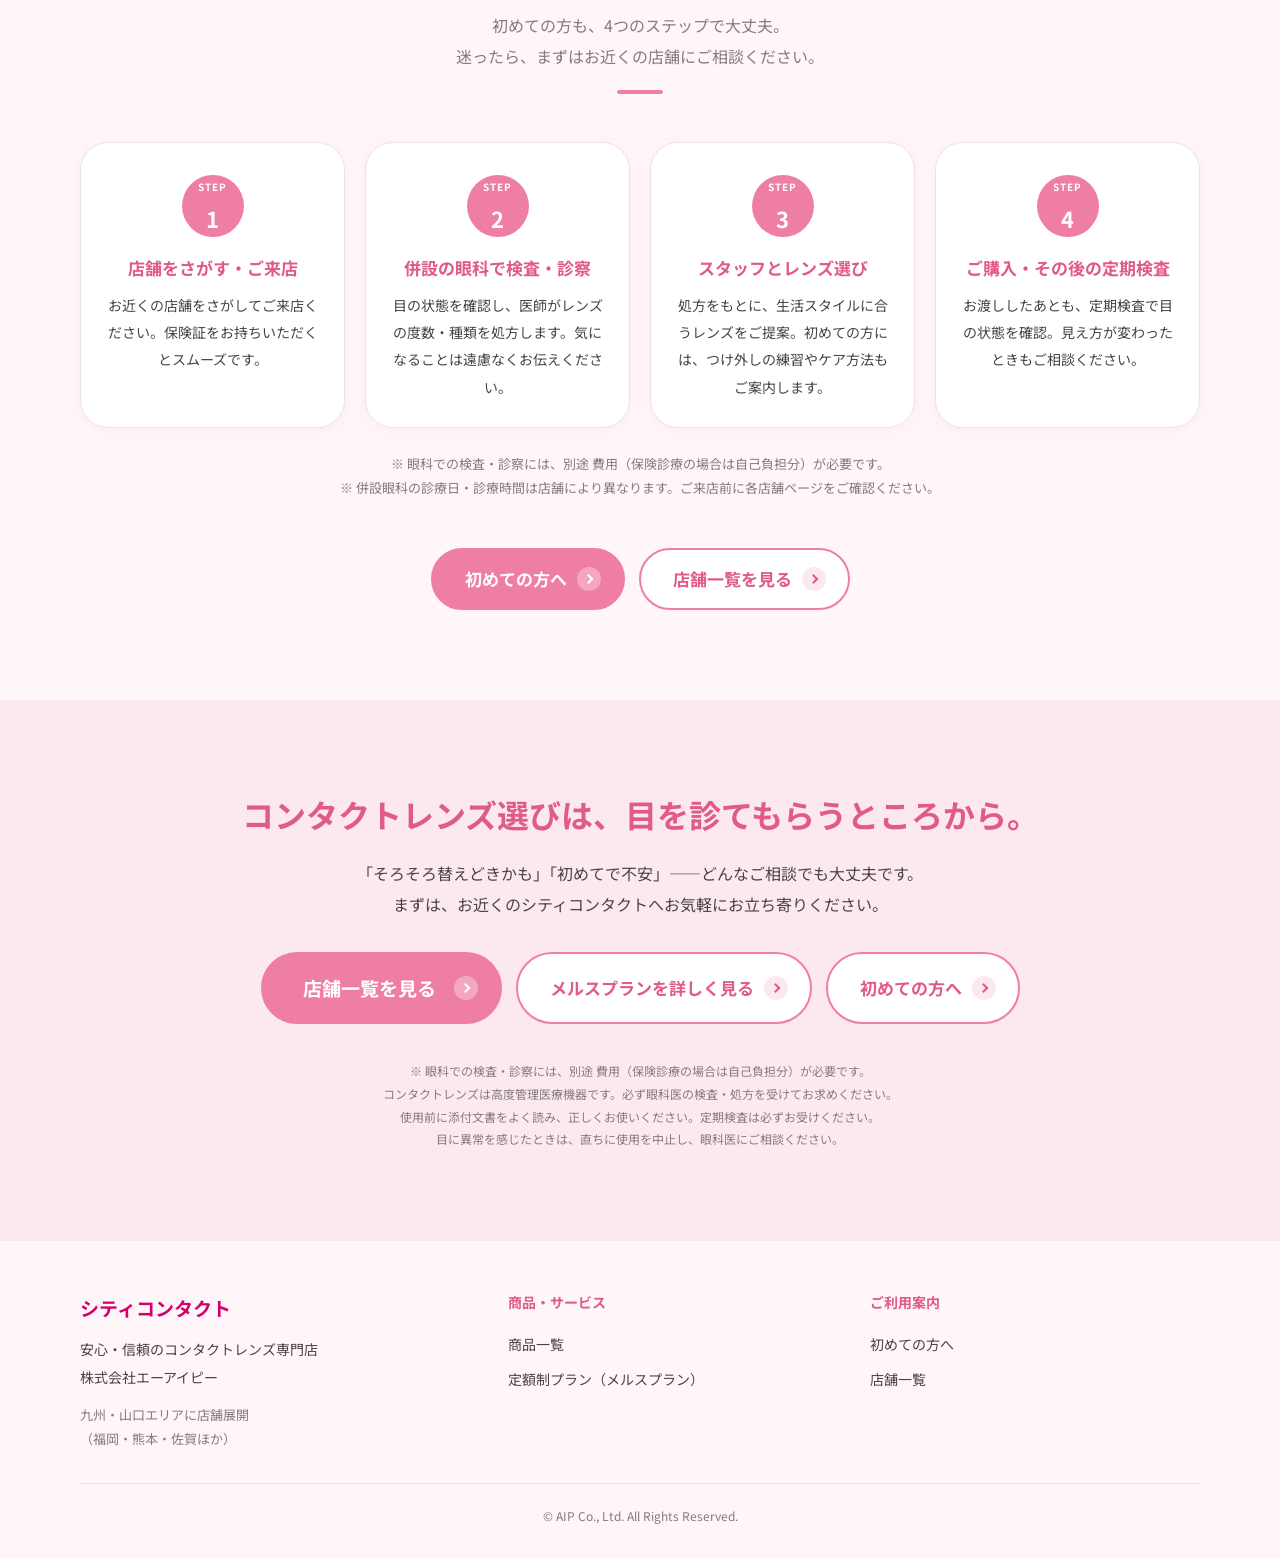
<file: eyeclinic/index.html>
<!DOCTYPE html>
<html lang="ja">
<head>
<meta charset="UTF-8">
<meta name="viewport" content="width=device-width, initial-scale=1">

<!-- ================================================================
     メタ情報はすべて【仮】です。掲載URLが決まり次第、
     title / description / canonical / og:url / og:image をご調整ください。
     ================================================================ -->
<title>コンタクトレンズを購入するなら眼科併設のコンタクトショップへ｜シティコンタクト</title>
<meta name="description" content="コンタクトレンズは高度管理医療機器。だからこそ「どこで買うか」が大切です。眼科併設のコンタクトショップなら、検査・処方からレンズ選び、その後の定期検査まで同じ場所で。失敗しないコンタクトショップの選び方を、シティコンタクトがご紹介します。">
<meta name="keywords" content="コンタクトレンズ 眼科併設,コンタクト 購入 眼科,コンタクトショップ 選び方,シティコンタクト">

<!-- ▼▼▼ 確認用のため noindex を入れています。本番公開前に必ず削除してください ▼▼▼ -->
<meta name="robots" content="noindex, nofollow">
<!-- ▲▲▲ 本番公開前に、上の1行を削除 ▲▲▲ -->

<!-- #TODO 掲載URLが未確定のため仮設定 -->
<link rel="canonical" href="https://www.city-contact.com/column/eyeclinic/">
<meta property="og:type" content="article">
<meta property="og:site_name" content="シティコンタクト">
<meta property="og:title" content="コンタクトレンズを購入するなら、眼科併設のコンタクトショップを選びましょう！">
<meta property="og:description" content="検査・処方からレンズ選び、その後の定期検査まで同じ場所で。失敗しないコンタクトショップの選び方をご紹介します。">
<!-- #TODO OGP画像は未設定です。既存サイトの素材またはご支給素材を指定してください -->
<meta property="og:image" content="https://www.city-contact.com/column/eyeclinic/ogp.jpg">
<meta property="og:url" content="https://www.city-contact.com/column/eyeclinic/">
<meta name="twitter:card" content="summary_large_image">

<link rel="preconnect" href="https://fonts.googleapis.com">
<link rel="preconnect" href="https://fonts.gstatic.com" crossorigin>
<link href="https://fonts.googleapis.com/css2?family=Noto+Sans+JP:wght@400;500;700&display=swap" rel="stylesheet">
<link rel="stylesheet" href="assets/css/style.css">
</head>
<body>

<!-- ===================== HEADER =====================
     ここは実際のサイト組み込み時に共通ヘッダーに差し替えてください。
     ご支給のスクリーンショットをもとに、ロゴ・グローバルナビ・検索窓・
     MY PAGE / MENU の並びを目視で再現した簡易版です。
     ================================================== -->
<header class="l-header">
  <div class="l-inner l-header__inner">
    <a class="l-header__logo" href="https://www.city-contact.com/">
      <span class="l-header__dots" aria-hidden="true">
        <i style="background:#ef7ea6"></i><i style="background:#f2903c"></i>
        <i style="background:#d6006c"></i><i style="background:#f5b8cd"></i>
      </span>
      <span class="l-header__name">シティコンタクト</span>
    </a>
    <nav class="l-header__nav" aria-label="グローバルナビゲーション">
      <!-- #TODO クーポン・特典／キャンペーン／シティメガネのURLは要確認 -->
      <a href="#TODO">クーポン・特典</a>
      <a href="#TODO">キャンペーン</a>
      <a href="https://www.city-contact.com/subscription/">定額制プラン</a>
      <a href="#TODO">シティメガネ</a>
    </nav>
    <div class="l-header__util">
      <span class="l-header__search" aria-hidden="true">
        <svg width="16" height="16" viewBox="0 0 24 24" fill="none" stroke="#857b80" stroke-width="2"><circle cx="11" cy="11" r="7"/><path d="M20 20l-4-4" stroke-linecap="round"/></svg>
        商品・キーワードで検索
      </span>
      <span class="l-header__icon">
        <svg width="24" height="24" viewBox="0 0 24 24" fill="none" stroke="#4a4348" stroke-width="1.6"><circle cx="12" cy="8" r="4"/><path d="M4 21c0-4.4 3.6-7 8-7s8 2.6 8 7" stroke-linecap="round"/></svg>
        MY PAGE
      </span>
      <span class="l-header__icon">
        <svg width="24" height="24" viewBox="0 0 24 24" fill="none" stroke="#4a4348" stroke-width="1.8"><path d="M3 7h18M3 12h18M3 17h18" stroke-linecap="round"/></svg>
        MENU
      </span>
    </div>
  </div>
</header>

<!-- アイコンナビ（スクリーンショットの区切り線つき横並びを再現） -->
<nav class="l-subnav" aria-label="カテゴリナビゲーション">
  <ul>
    <li><a href="https://www.city-contact.com/subscription/">
      <svg width="30" height="30" viewBox="0 0 32 32" fill="none" stroke="#ef7ea6" stroke-width="1.6"><path d="M6 11h20v10H6z" stroke-linejoin="round"/><path d="M6 15h20M16 11v10" stroke-linecap="round"/></svg>
      定額制プラン</a></li>
    <li><a href="https://www.city-contact.com/beginner/">
      <svg width="30" height="30" viewBox="0 0 32 32" fill="none" stroke="#ef7ea6" stroke-width="1.6"><path d="M8 7h11l5 5v13H8z" stroke-linejoin="round"/><path d="M12 15h8M12 19h8" stroke-linecap="round"/></svg>
      初めての方</a></li>
    <li><a href="https://www.city-contact.com/item/">
      <svg width="30" height="30" viewBox="0 0 32 32" fill="none" stroke="#ef7ea6" stroke-width="1.6"><circle cx="16" cy="16" r="8"/><circle cx="16" cy="16" r="3"/></svg>
      商品一覧</a></li>
    <li><a href="https://www.city-contact.com/shop/">
      <svg width="30" height="30" viewBox="0 0 32 32" fill="none" stroke="#ef7ea6" stroke-width="1.6"><path d="M16 27s8-7.6 8-13a8 8 0 1 0-16 0c0 5.4 8 13 8 13z" stroke-linejoin="round"/><circle cx="16" cy="14" r="3"/></svg>
      店舗一覧</a></li>
  </ul>
</nav>
<!-- ===================== /HEADER ===================== -->

<!-- #TODO パンくずの階層は仮です -->
<nav class="c-breadcrumb" aria-label="パンくずリスト">
  <div class="l-inner">
    <ol>
      <li><a href="https://www.city-contact.com/">ホーム</a></li>
      <li><a href="https://www.city-contact.com/beginner/">初めての方</a></li>
      <li>眼科併設のコンタクトショップを選びましょう</li>
    </ol>
  </div>
</nav>

<main>

  <!-- ========== ファーストビュー（H1） ========== -->
  <section class="p-hero">
    <div class="l-inner p-hero__inner">
      <span class="p-hero__badge">失敗しないコンタクトレンズの買い方</span>
      <h1 class="p-hero__title">
        コンタクトレンズを購入するなら、<br>
        <em>眼科併設のコンタクトショップ</em>を選びましょう！
      </h1>
      <p class="p-hero__sub">
        コンタクトレンズは、目に直接のせて使う<span class="u-marker">高度管理医療機器</span>です。<br>
        だからこそ「どこで買うか」は、レンズ選びと同じくらい大切。<br>
        眼科併設のショップなら、検査・処方からレンズ選び、その後の定期検査まで同じ場所で続けられます。
      </p>
      <div class="p-hero__cta">
        <a class="c-btn c-btn--fill c-btn--lg" href="https://www.city-contact.com/shop/">店舗一覧を見る</a>
        <a class="c-btn" href="#reason">眼科併設が安心な理由</a>
      </div>
      <p class="p-hero__note">※ 眼科での検査・診察には、別途 費用（保険診療の場合は自己負担分）が必要です。</p>
    </div>
  </section>

  <!-- ========== 導入文（結論を先に） ========== -->
  <section class="p-lead">
    <div class="l-inner--narrow js-fade">
      <div class="p-lead__box">
        <span class="p-lead__label">はじめに（結論）</span>
        <h2 class="p-lead__title">コンタクトショップ選びで迷ったら、<br class="u-sp-only">「眼科が併設されているお店」を選べば安心です。</h2>
        <p class="p-lead__text">
          コンタクトレンズは、同じ「よく見える度数」でも、<strong>目のカーブや涙の状態によって、合うレンズが変わります</strong>。
          自分に合うかどうかは、目を診てもらってはじめて分かるもの。
        </p>
        <p class="p-lead__text">
          眼科が併設されたコンタクトショップなら、<strong>検査・処方を受けて、その内容をもとにレンズを選び、使い始めたあとも同じ場所で相談できます</strong>。
          初めての方にも、長く使っている方にも、いちばん迷いの少ない選び方です。
          このページでは、その理由と、失敗しないお店選びのポイントをやさしくご紹介します。
        </p>
      </div>
    </div>
  </section>

  <!-- ========== H2：なぜ「眼科併設」が安心なのか ========== -->
  <section class="p-section p-section--pale" id="reason">
    <div class="l-inner js-fade">
      <div class="c-heading">
        <h2 class="c-heading__ja">なぜ「眼科併設」が安心なのか</h2>
        <p class="c-heading__lead">理由はシンプルで、<strong>目を診てもらう場所と、レンズを選ぶ場所が同じ</strong>だからです。<br>買う前も、買ったあとも、迷ったときにすぐ相談できます。</p>
      </div>

      <!-- 流れ図：画像ではなくHTML/CSSで作図しています -->
      <div class="p-diagram">
        <div class="p-diagram__col">
          <p class="p-diagram__head">併設の眼科</p>
          <div class="p-diagram__body">
            <ul>
              <li>目の状態を検査・診察</li>
              <li>レンズの度数・種類を処方</li>
              <li>定期検査で経過を確認</li>
            </ul>
          </div>
        </div>
        <div class="p-diagram__arrow" aria-hidden="true">
          <span>処方</span><span>→</span>
        </div>
        <div class="p-diagram__col p-diagram__col--shop">
          <p class="p-diagram__head">コンタクトショップ</p>
          <div class="p-diagram__body">
            <ul>
              <li>処方にもとづいてレンズを選定</li>
              <li>つけ外し・ケア方法のご案内</li>
              <li>購入後の相談・アフターサポート</li>
            </ul>
          </div>
        </div>
      </div>
      <p class="p-diagram__caption">検査・処方 → レンズ選び → 定期検査。ひとつづきの流れで受けられます。</p>

      <div class="c-cards u-mt-l">
        <article class="c-card">
          <div class="c-card__icon" aria-hidden="true">
            <svg width="30" height="30" viewBox="0 0 32 32" fill="none" stroke="#e05a8a" stroke-width="1.8"><path d="M4 16s4.5-7 12-7 12 7 12 7-4.5 7-12 7-12-7-12-7z" stroke-linejoin="round"/><circle cx="16" cy="16" r="3.5"/></svg>
          </div>
          <h3 class="c-card__title">買う前に、<br>目の状態を診てもらえる</h3>
          <p class="c-card__text">視力だけでなく、目のカーブや涙の状態も確認したうえでの処方になります。「見えるけれど、なんとなく疲れる」を防ぐ第一歩です。</p>
        </article>
        <article class="c-card">
          <div class="c-card__icon" aria-hidden="true">
            <svg width="30" height="30" viewBox="0 0 32 32" fill="none" stroke="#e05a8a" stroke-width="1.8"><path d="M9 5h14v22H9z" stroke-linejoin="round"/><path d="M13 12h6M13 17h6M13 22h4" stroke-linecap="round"/></svg>
          </div>
          <h3 class="c-card__title">処方にもとづいて、<br>レンズを選べる</h3>
          <p class="c-card__text">検査の結果を持って、そのまま店舗へ。スタッフが処方内容を踏まえて、生活スタイルに合うレンズをご提案します。</p>
        </article>
        <article class="c-card">
          <div class="c-card__icon" aria-hidden="true">
            <svg width="30" height="30" viewBox="0 0 32 32" fill="none" stroke="#e05a8a" stroke-width="1.8"><path d="M6 8h20v14H14l-6 5v-5H6z" stroke-linejoin="round"/></svg>
          </div>
          <h3 class="c-card__title">気になることがあれば、<br>すぐ相談できる</h3>
          <p class="c-card__text">ゴロゴロする、見え方が変わってきた——そんなときも、いつものお店で相談できます。「どこに行けばいいの？」と迷いません。</p>
        </article>
        <article class="c-card">
          <div class="c-card__icon" aria-hidden="true">
            <svg width="30" height="30" viewBox="0 0 32 32" fill="none" stroke="#e05a8a" stroke-width="1.8"><path d="M7 6h18v20H7z" stroke-linejoin="round"/><path d="M11 3v5M21 3v5M11 15h10M11 20h6" stroke-linecap="round"/></svg>
          </div>
          <h3 class="c-card__title">定期検査を、<br>続けやすい</h3>
          <p class="c-card__text">コンタクトレンズは、調子がよくても定期検査が欠かせません。レンズを買う場所と検査を受ける場所が同じだから、無理なく続けられます。</p>
        </article>
      </div>

      <h3 class="c-subheading u-mt-l">処方を受けずに購入する場合との違い</h3>
      <div class="p-compare">
        <div class="p-compare__item p-compare__item--main">
          <span class="p-compare__label">眼科併設のコンタクトショップ</span>
          <h4 class="p-compare__title">検査・レンズ選び・その後の相談が、ひとつながり。</h4>
          <ul class="p-compare__list">
            <li>眼科医の検査・処方を受けてから購入できる</li>
            <li>目の状態や生活に合わせて、レンズの種類を相談できる</li>
            <li>つけ外しやケア方法を、その場で教えてもらえる</li>
            <li>定期検査やアフターサポートまで、同じ場所で続けられる</li>
          </ul>
        </div>
        <div class="p-compare__item">
          <span class="p-compare__label">ご自身で度数を指定して購入する場合</span>
          <h4 class="p-compare__title">手軽な一方で、目の状態を確かめる機会がありません。</h4>
          <ul class="p-compare__list">
            <li>以前の度数のまま購入してしまうことがある</li>
            <li>目に合っているかどうかを確認する機会がない</li>
            <li>違和感が出たときの相談先が決まっていない</li>
            <li>定期検査のきっかけがつくりにくい</li>
          </ul>
        </div>
      </div>
      <p class="u-note u-mt">
        ※ コンタクトレンズは高度管理医療機器です。購入方法にかかわらず、眼科医の検査・処方を受け、定期検査を受けながらお使いください。<br>
        ※ 目に異常を感じたときは、レンズの使用を中止して眼科医にご相談ください。
      </p>

      <div class="c-ctaset u-mt-l">
        <a class="c-btn c-btn--fill" href="https://www.city-contact.com/shop/">店舗一覧を見る</a>
        <a class="c-btn" href="https://www.city-contact.com/beginner/">初めての方へ</a>
      </div>
    </div>
  </section>

  <!-- ========== H2：コンタクトショップ選びで失敗しないポイント ========== -->
  <section class="p-section" id="point">
    <div class="l-inner--narrow js-fade">
      <div class="c-heading">
        <h2 class="c-heading__ja">コンタクトショップ選びで<br class="u-sp-only">失敗しないポイント</h2>
        <p class="c-heading__lead">価格や近さだけで決めてしまうと、あとから「相談しづらい」と感じることも。<br>次の4つを目安にお選びください。</p>
      </div>

      <div class="p-point">
        <article class="p-point__item">
          <span class="p-point__no"><small>POINT</small><strong>1</strong></span>
          <div>
            <h3 class="p-point__title">眼科が併設されているか</h3>
            <p class="p-point__text">いちばん大切なポイントです。検査・処方を受けてからレンズを選べること、そして使い始めたあとも同じ場所で相談できることが、長く快適に使うための土台になります。</p>
            <span class="p-point__tag">シティコンタクトは眼科併設</span>
          </div>
        </article>
        <article class="p-point__item">
          <span class="p-point__no"><small>POINT</small><strong>2</strong></span>
          <div>
            <h3 class="p-point__title">取扱ブランドが豊富か</h3>
            <p class="p-point__text">レンズは、メーカーによって素材やつけ心地が異なります。選択肢が多いほど、目の状態と暮らし方の両方に合う1枚が見つけやすくなります。</p>
            <span class="p-point__tag">豊富な取扱商品からお選びいただけます</span>
          </div>
        </article>
        <article class="p-point__item">
          <span class="p-point__no"><small>POINT</small><strong>3</strong></span>
          <div>
            <h3 class="p-point__title">スタッフに専門知識があるか</h3>
            <p class="p-point__text">「スポーツをする」「1日中パソコンを見る」「休日だけ使いたい」。同じ度数でも、使い方によっておすすめは変わります。生活の話を聞いたうえで提案してくれるお店を選びましょう。</p>
            <span class="p-point__tag">専門スタッフがご案内します</span>
          </div>
        </article>
        <article class="p-point__item">
          <span class="p-point__no"><small>POINT</small><strong>4</strong></span>
          <div>
            <h3 class="p-point__title">アフターサポートがあるか</h3>
            <p class="p-point__text">見え方が変わったときの度数変更、定期検査のご案内、使い方の相談。コンタクトレンズは「買って終わり」ではなく「使い続けるもの」です。続けやすい仕組みがあるかを確かめてください。</p>
            <span class="p-point__tag">定額制プランなら交換・サポートも</span>
          </div>
        </article>
      </div>

      <div class="c-ctaset u-mt-l">
        <a class="c-btn c-btn--fill" href="https://www.city-contact.com/shop/">店舗一覧を見る</a>
        <a class="c-btn" href="https://www.city-contact.com/item/">商品一覧を見る</a>
      </div>
    </div>
  </section>

  <!-- ========== H2：シティコンタクトが選ばれる理由 ========== -->
  <section class="p-section p-section--pale" id="about">
    <div class="l-inner js-fade">
      <div class="c-heading">
        <h2 class="c-heading__ja">シティコンタクトが選ばれる理由</h2>
        <p class="c-heading__lead">「安心・信頼のコンタクトレンズ専門店」として、九州・山口エリアに店舗を展開しています。</p>
      </div>

      <div class="c-cards">
        <article class="c-card">
          <div class="c-card__icon" aria-hidden="true">
            <svg width="30" height="30" viewBox="0 0 32 32" fill="none" stroke="#e05a8a" stroke-width="1.8"><path d="M16 27s8-7.6 8-13a8 8 0 1 0-16 0c0 5.4 8 13 8 13z" stroke-linejoin="round"/><circle cx="16" cy="14" r="3"/></svg>
          </div>
          <h3 class="c-card__title">九州・山口エリアの<br>店舗展開</h3>
          <p class="c-card__text">福岡・熊本・佐賀をはじめ、九州・山口エリアに店舗を構えています。お住まいの近くや、お出かけの途中で立ち寄れるから、定期検査も続けやすくなります。</p>
        </article>
        <article class="c-card">
          <div class="c-card__icon" aria-hidden="true">
            <svg width="30" height="30" viewBox="0 0 32 32" fill="none" stroke="#e05a8a" stroke-width="1.8"><path d="M16 4l10 4v8c0 6-4.3 10.5-10 12-5.7-1.5-10-6-10-12V8z" stroke-linejoin="round"/><path d="M12 16l3 3 5-6" stroke-linecap="round" stroke-linejoin="round"/></svg>
          </div>
          <h3 class="c-card__title">メニコングループの<br>販売店</h3>
          <p class="c-card__text">国内メーカー・メニコンのグループの販売店として、コンタクトレンズ専門店の知識とサポート体制でお迎えします。定額制の「メルスプラン」もお取り扱いしています。</p>
        </article>
        <article class="c-card">
          <div class="c-card__icon" aria-hidden="true">
            <svg width="30" height="30" viewBox="0 0 32 32" fill="none" stroke="#e05a8a" stroke-width="1.8"><circle cx="16" cy="16" r="9"/><circle cx="16" cy="16" r="3.5"/></svg>
          </div>
          <h3 class="c-card__title">豊富な取扱商品</h3>
          <p class="c-card__text">1日使い捨て・2WEEK・乱視用・遠近両用・ハードレンズ、ケア用品まで。目の状態と暮らし方に合わせてお選びいただけます。</p>
        </article>
      </div>

      <div class="c-ctaset u-mt-l">
        <a class="c-btn c-btn--fill" href="https://www.city-contact.com/shop/">店舗一覧を見る</a>
        <a class="c-btn" href="https://www.city-contact.com/item/">商品一覧を見る</a>
      </div>
    </div>
  </section>

  <!-- ========== H2：お得に続けられる「メルスプラン」のご紹介 ========== -->
  <section class="p-section" id="plan">
    <div class="l-inner--narrow js-fade">
      <div class="c-heading">
        <h2 class="c-heading__ja">お得に続けられる<br class="u-sp-only">「メルスプラン」のご紹介</h2>
        <p class="c-heading__lead">コンタクトレンズは、長く付き合っていくもの。<br>月々定額の<strong>メルスプラン</strong>なら、無理なく続けられます。</p>
      </div>

      <div class="p-plan">
        <p class="p-plan__name">メルスプラン</p>
        <p class="p-plan__desc">
          レンズを「買う」のではなく「使い続ける」ための、月々定額のサービスです。<br>
          会費のなかで、レンズの交換や度数変更のご相談、定期検査を受けながらお使いいただけます。
        </p>
        <div class="p-plan__merit">
          <article>
            <h4>度数が変わっても<br>買い直さなくていい</h4>
            <p>見え方が変わったら、そのつどレンズを交換。「まだ残っているから」と、合わない度数のまま使い続けずに済みます。</p>
          </article>
          <article>
            <h4>ほかの種類にも<br>変えられる</h4>
            <p>そのときの生活に合うレンズへの変更をご相談いただけます。「試してみたい」を我慢しなくて済みます。</p>
          </article>
          <article>
            <h4>定期検査と<br>セットで続けられる</h4>
            <p>定期検査を受けながら使い続ける仕組みなので、目の状態を確認する習慣が自然と身につきます。</p>
          </article>
        </div>
        <div class="c-ctaset u-mt-l">
          <a class="c-btn c-btn--fill c-btn--lg" href="https://www.city-contact.com/subscription/">メルスプランを詳しく見る</a>
        </div>
        <p class="u-note u-center u-mt">※ プランの内容・料金・対象商品は変更となる場合があります。最新の内容は定額制プランのページ、または店頭でご確認ください。</p>
      </div>
    </div>
  </section>

  <!-- ========== H2：ご来店の流れ ========== -->
  <section class="p-section p-section--pale" id="flow">
    <div class="l-inner js-fade">
      <div class="c-heading">
        <h2 class="c-heading__ja">ご来店の流れ</h2>
        <p class="c-heading__lead">初めての方も、4つのステップで大丈夫。<br>迷ったら、まずはお近くの店舗にご相談ください。</p>
      </div>

      <div class="p-flow">
        <div class="p-flow__item">
          <span class="p-flow__step"><small>STEP</small><strong>1</strong></span>
          <h3 class="p-flow__title">店舗をさがす・ご来店</h3>
          <p class="p-flow__text">お近くの店舗をさがしてご来店ください。保険証をお持ちいただくとスムーズです。</p>
        </div>
        <div class="p-flow__item">
          <span class="p-flow__step"><small>STEP</small><strong>2</strong></span>
          <h3 class="p-flow__title">併設の眼科で検査・診察</h3>
          <p class="p-flow__text">目の状態を確認し、医師がレンズの度数・種類を処方します。気になることは遠慮なくお伝えください。</p>
        </div>
        <div class="p-flow__item">
          <span class="p-flow__step"><small>STEP</small><strong>3</strong></span>
          <h3 class="p-flow__title">スタッフとレンズ選び</h3>
          <p class="p-flow__text">処方をもとに、生活スタイルに合うレンズをご提案。初めての方には、つけ外しの練習やケア方法もご案内します。</p>
        </div>
        <div class="p-flow__item">
          <span class="p-flow__step"><small>STEP</small><strong>4</strong></span>
          <h3 class="p-flow__title">ご購入・その後の定期検査</h3>
          <p class="p-flow__text">お渡ししたあとも、定期検査で目の状態を確認。見え方が変わったときもご相談ください。</p>
        </div>
      </div>

      <p class="u-note u-center u-mt">
        ※ 眼科での検査・診察には、別途 費用（保険診療の場合は自己負担分）が必要です。<br>
        ※ 併設眼科の診療日・診療時間は店舗により異なります。ご来店前に各店舗ページをご確認ください。
      </p>

      <div class="c-ctaset u-mt-l">
        <a class="c-btn c-btn--fill" href="https://www.city-contact.com/beginner/">初めての方へ</a>
        <a class="c-btn" href="https://www.city-contact.com/shop/">店舗一覧を見る</a>
      </div>
    </div>
  </section>

  <!-- ========== CTA（まとめ） ========== -->
  <section class="p-section p-cv" id="cv">
    <div class="l-inner js-fade">
      <h2 class="p-cv__title">コンタクトレンズ選びは、<br class="u-sp-only">目を診てもらうところから。</h2>
      <p class="p-cv__lead">
        「そろそろ替えどきかも」「初めてで不安」——どんなご相談でも大丈夫です。<br>
        まずは、お近くのシティコンタクトへお気軽にお立ち寄りください。
      </p>
      <div class="p-cv__btns">
        <a class="c-btn c-btn--fill c-btn--lg" href="https://www.city-contact.com/shop/">店舗一覧を見る</a>
        <a class="c-btn" href="https://www.city-contact.com/subscription/">メルスプランを詳しく見る</a>
        <a class="c-btn" href="https://www.city-contact.com/beginner/">初めての方へ</a>
      </div>
      <p class="p-cv__caution">
        ※ 眼科での検査・診察には、別途 費用（保険診療の場合は自己負担分）が必要です。<br>
        コンタクトレンズは高度管理医療機器です。必ず眼科医の検査・処方を受けてお求めください。<br>
        使用前に添付文書をよく読み、正しくお使いください。定期検査は必ずお受けください。<br>
        目に異常を感じたときは、直ちに使用を中止し、眼科医にご相談ください。
      </p>
    </div>
  </section>

</main>

<!-- ===================== FOOTER =====================
     ここは実際のサイト組み込み時に共通フッターに差し替えてください。
     ご支給のスクリーンショットにはフッターが写っていないため、
     指示書の内部リンク要件にもとづく簡易版としています。
     ================================================== -->
<footer class="l-footer">
  <div class="l-inner">
    <div class="l-footer__top">
      <div class="l-footer__brand">
        <strong>シティコンタクト</strong>
        <p>安心・信頼のコンタクトレンズ専門店<br>株式会社エーアイピー</p>
        <p class="u-mt-s u-note">九州・山口エリアに店舗展開<br>（福岡・熊本・佐賀ほか）</p>
      </div>
      <nav class="l-footer__nav" aria-label="フッターメニュー：商品・サービス">
        <h3>商品・サービス</h3>
        <ul>
          <li><a href="https://www.city-contact.com/item/">商品一覧</a></li>
          <li><a href="https://www.city-contact.com/subscription/">定額制プラン（メルスプラン）</a></li>
        </ul>
      </nav>
      <nav class="l-footer__nav" aria-label="フッターメニュー：ご利用案内">
        <h3>ご利用案内</h3>
        <ul>
          <li><a href="https://www.city-contact.com/beginner/">初めての方へ</a></li>
          <li><a href="https://www.city-contact.com/shop/">店舗一覧</a></li>
        </ul>
      </nav>
    </div>
    <p class="l-footer__bottom">&copy; AIP Co., Ltd. All Rights Reserved.</p>
  </div>
</footer>

<!-- 右下追従CTA（スクリーンショットの「来店・相談会予約／店舗一覧」を再現）
     #TODO 来店・相談会予約ページのURLは要確認 -->
<div class="p-float-cta">
  <a href="#TODO">
    <svg width="20" height="20" viewBox="0 0 24 24" fill="none" stroke="#fff" stroke-width="1.8"><rect x="4" y="5" width="16" height="16" rx="2"/><path d="M8 3v4M16 3v4M4 11h16" stroke-linecap="round"/></svg>
    来店・相談会予約
  </a>
  <a href="https://www.city-contact.com/shop/">
    <svg width="20" height="20" viewBox="0 0 24 24" fill="none" stroke="#fff" stroke-width="1.8"><path d="M12 21s6-5.7 6-9.8A6 6 0 0 0 6 11.2C6 15.3 12 21 12 21z" stroke-linejoin="round"/><circle cx="12" cy="11" r="2.2"/></svg>
    店舗一覧
  </a>
</div>

<script src="assets/js/main.js" defer></script>
</body>
</html>
</file>
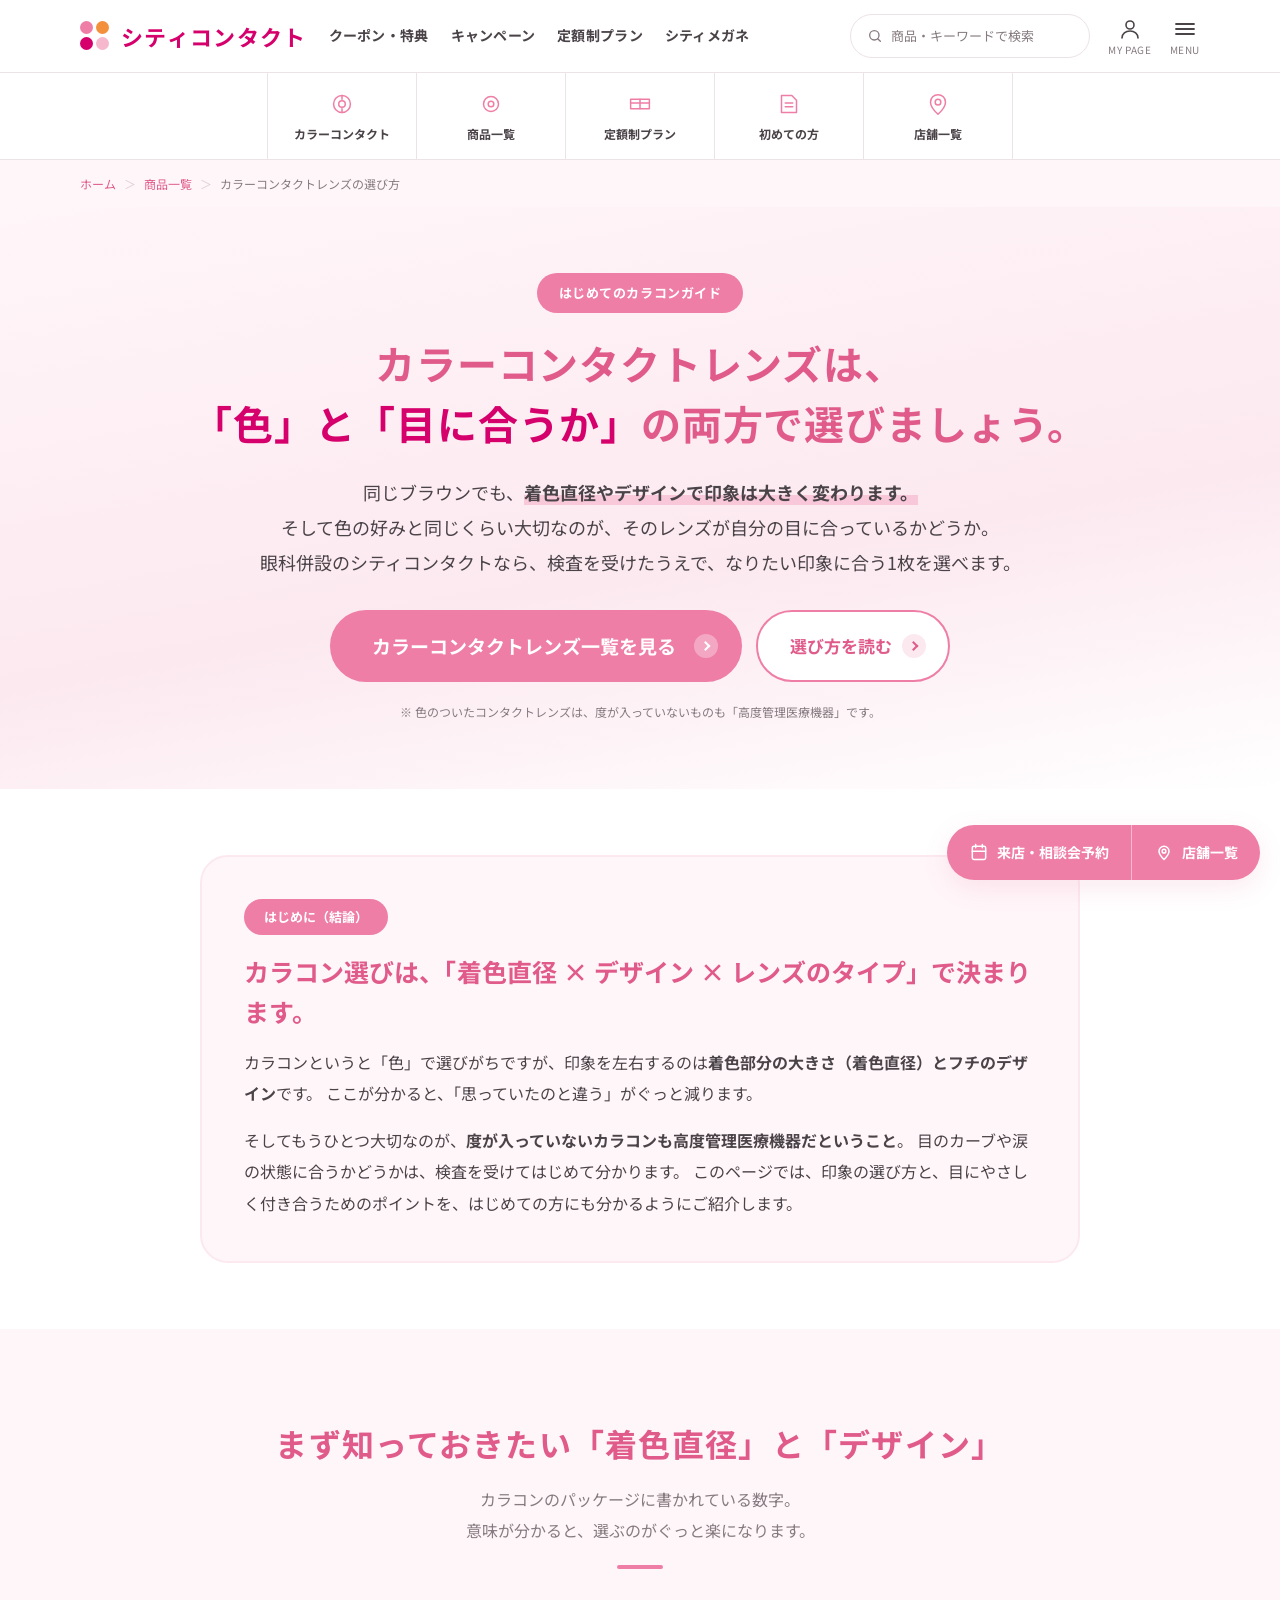
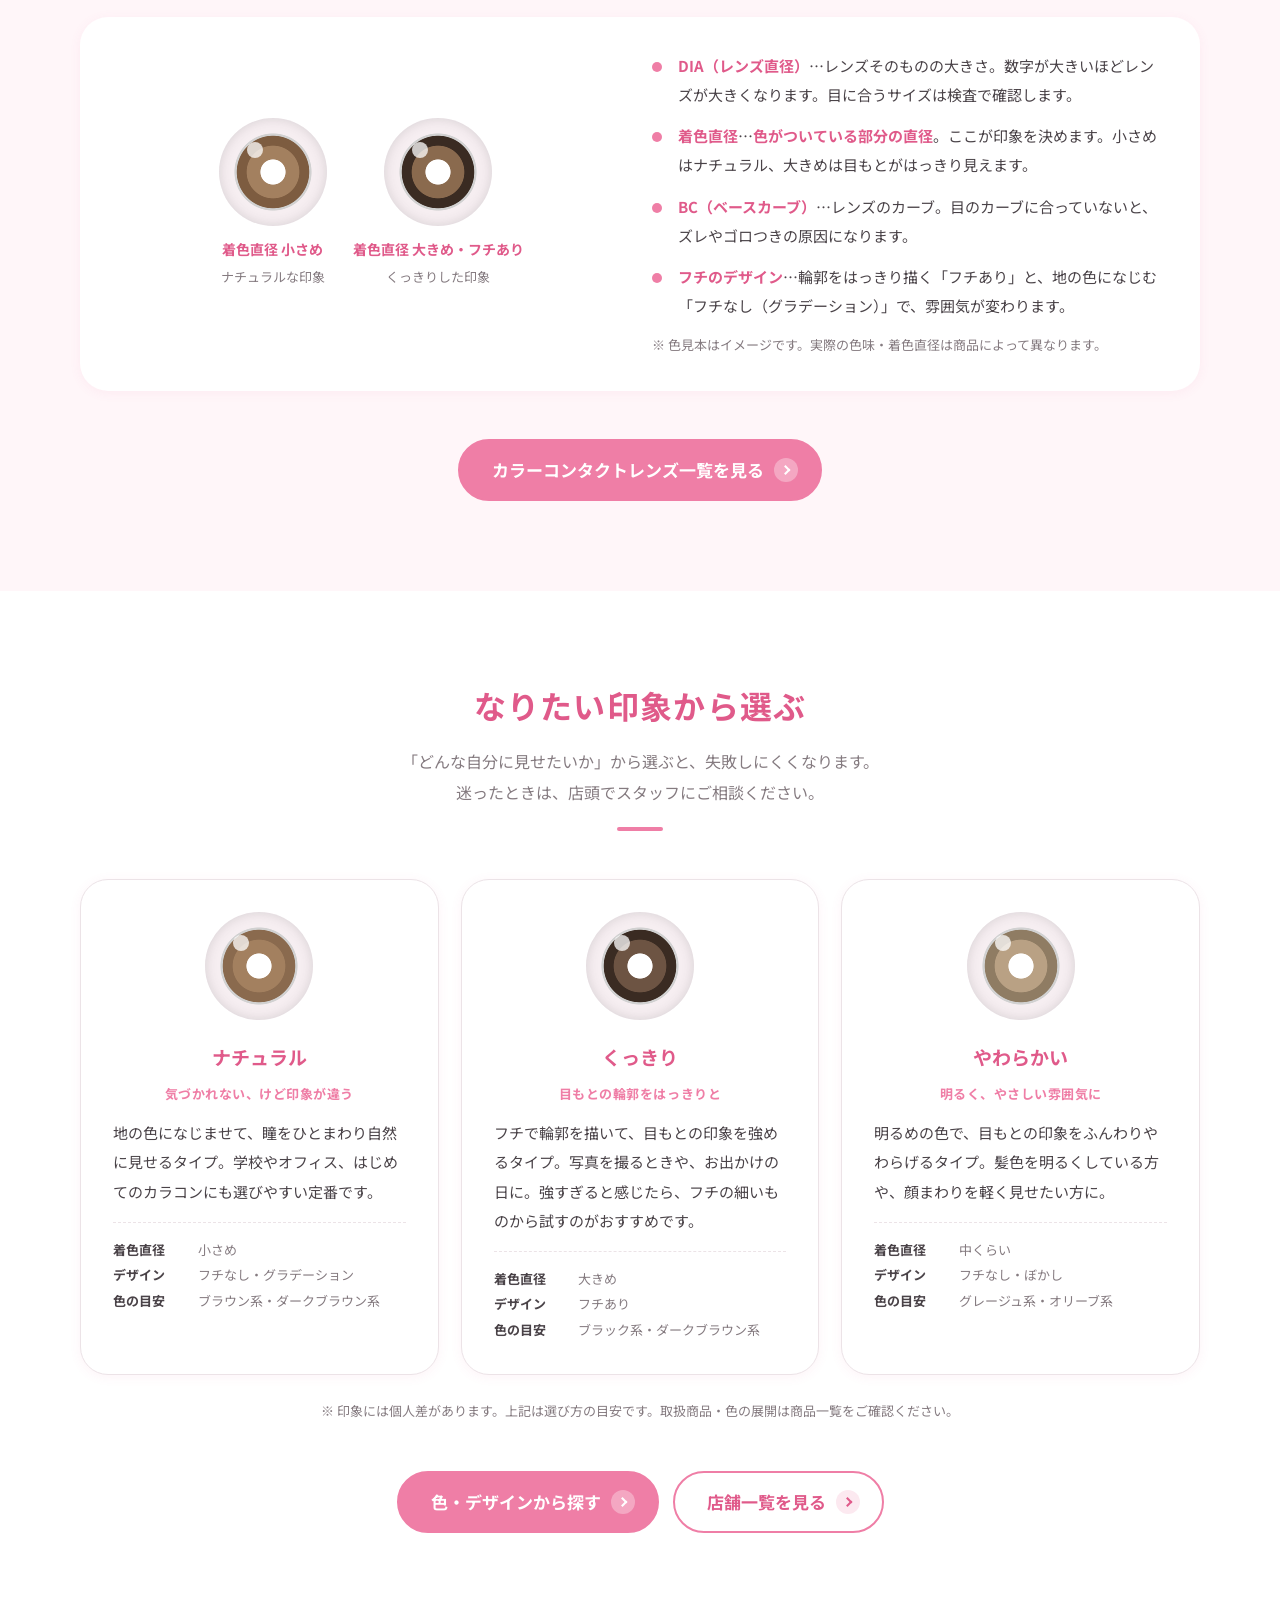
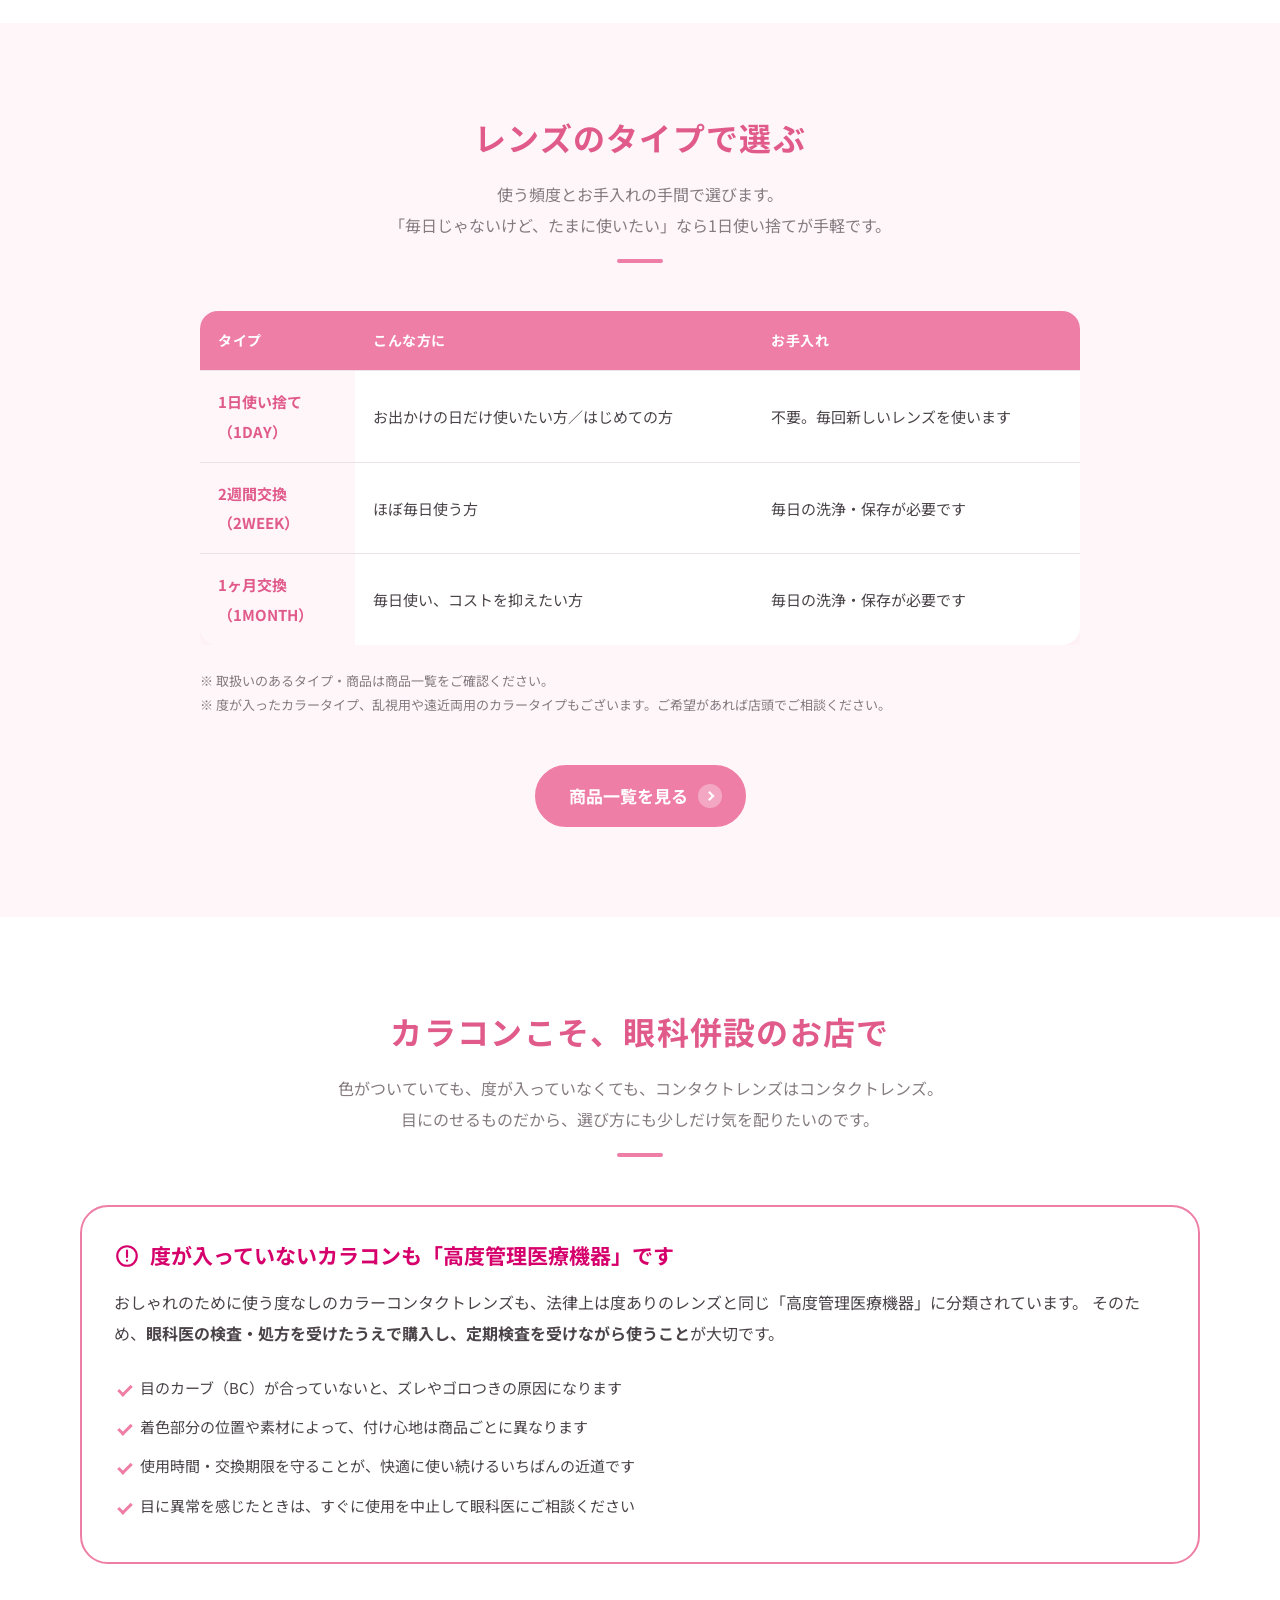
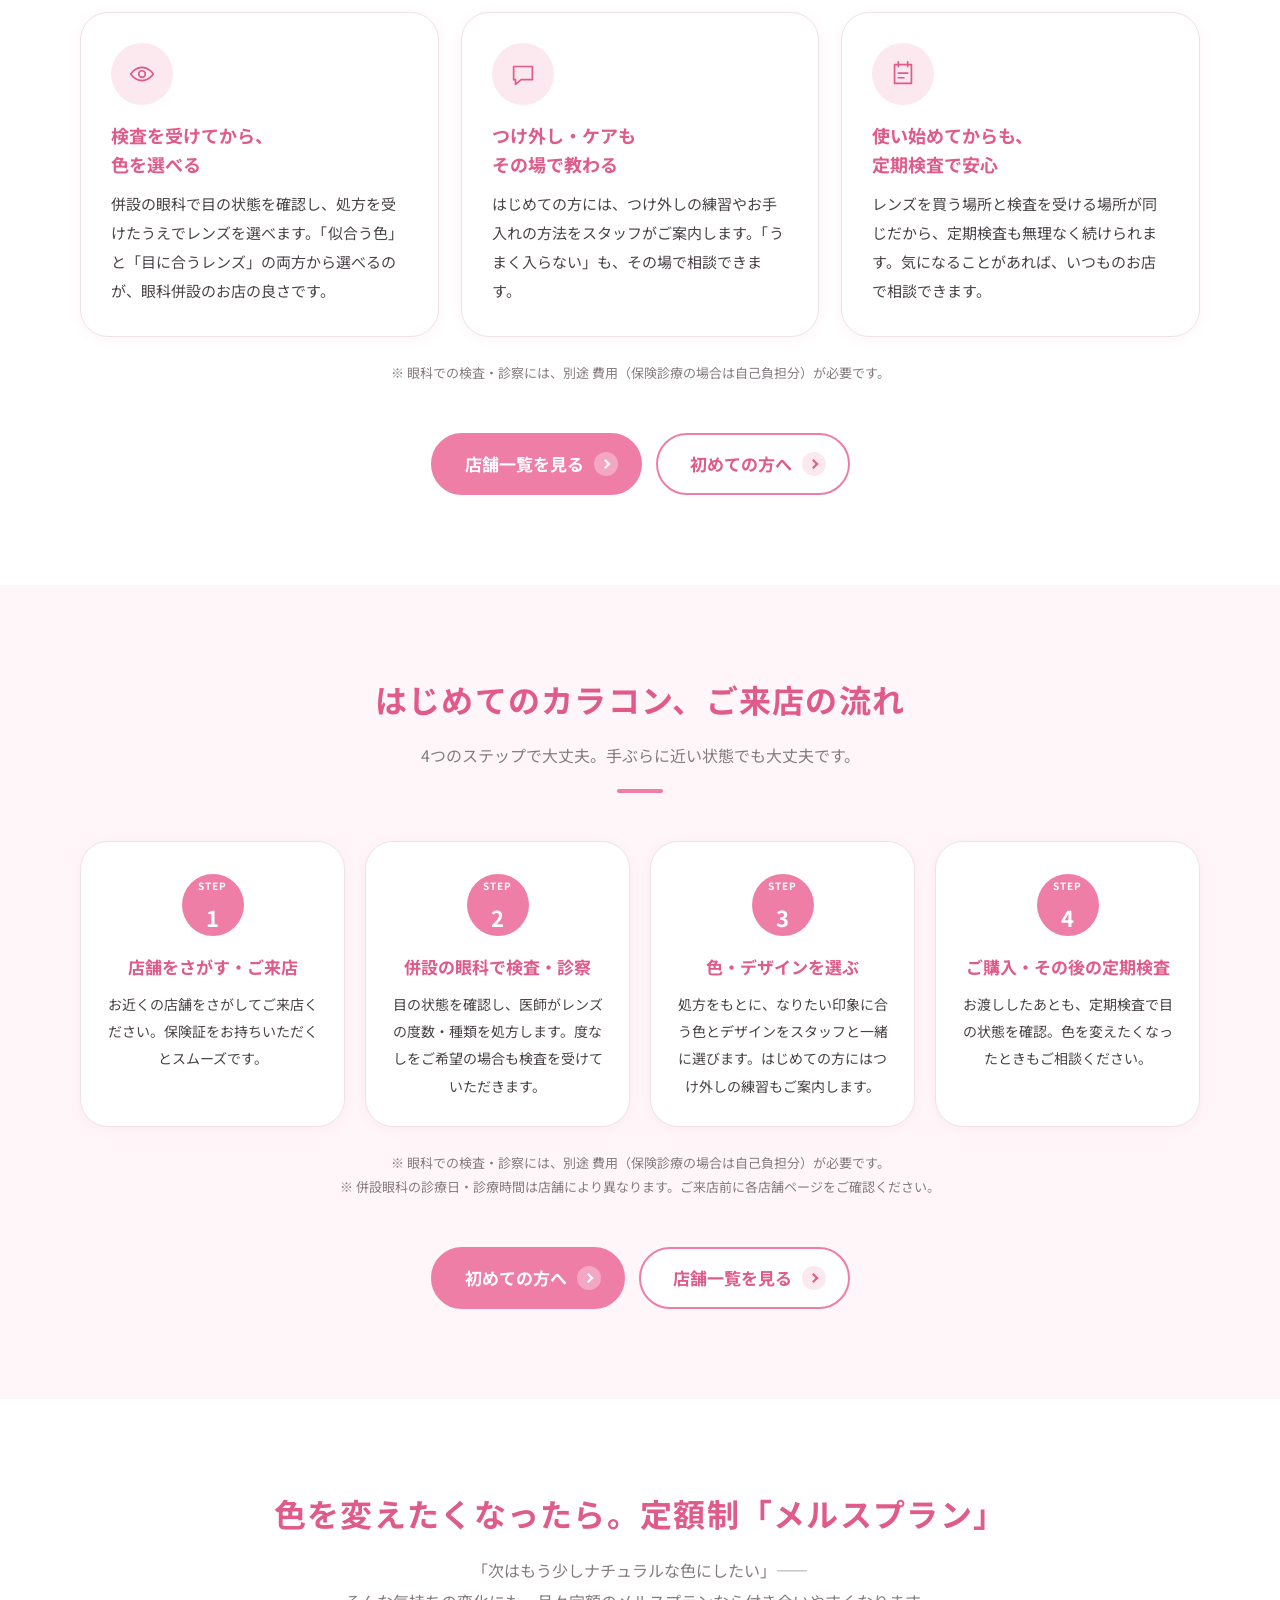
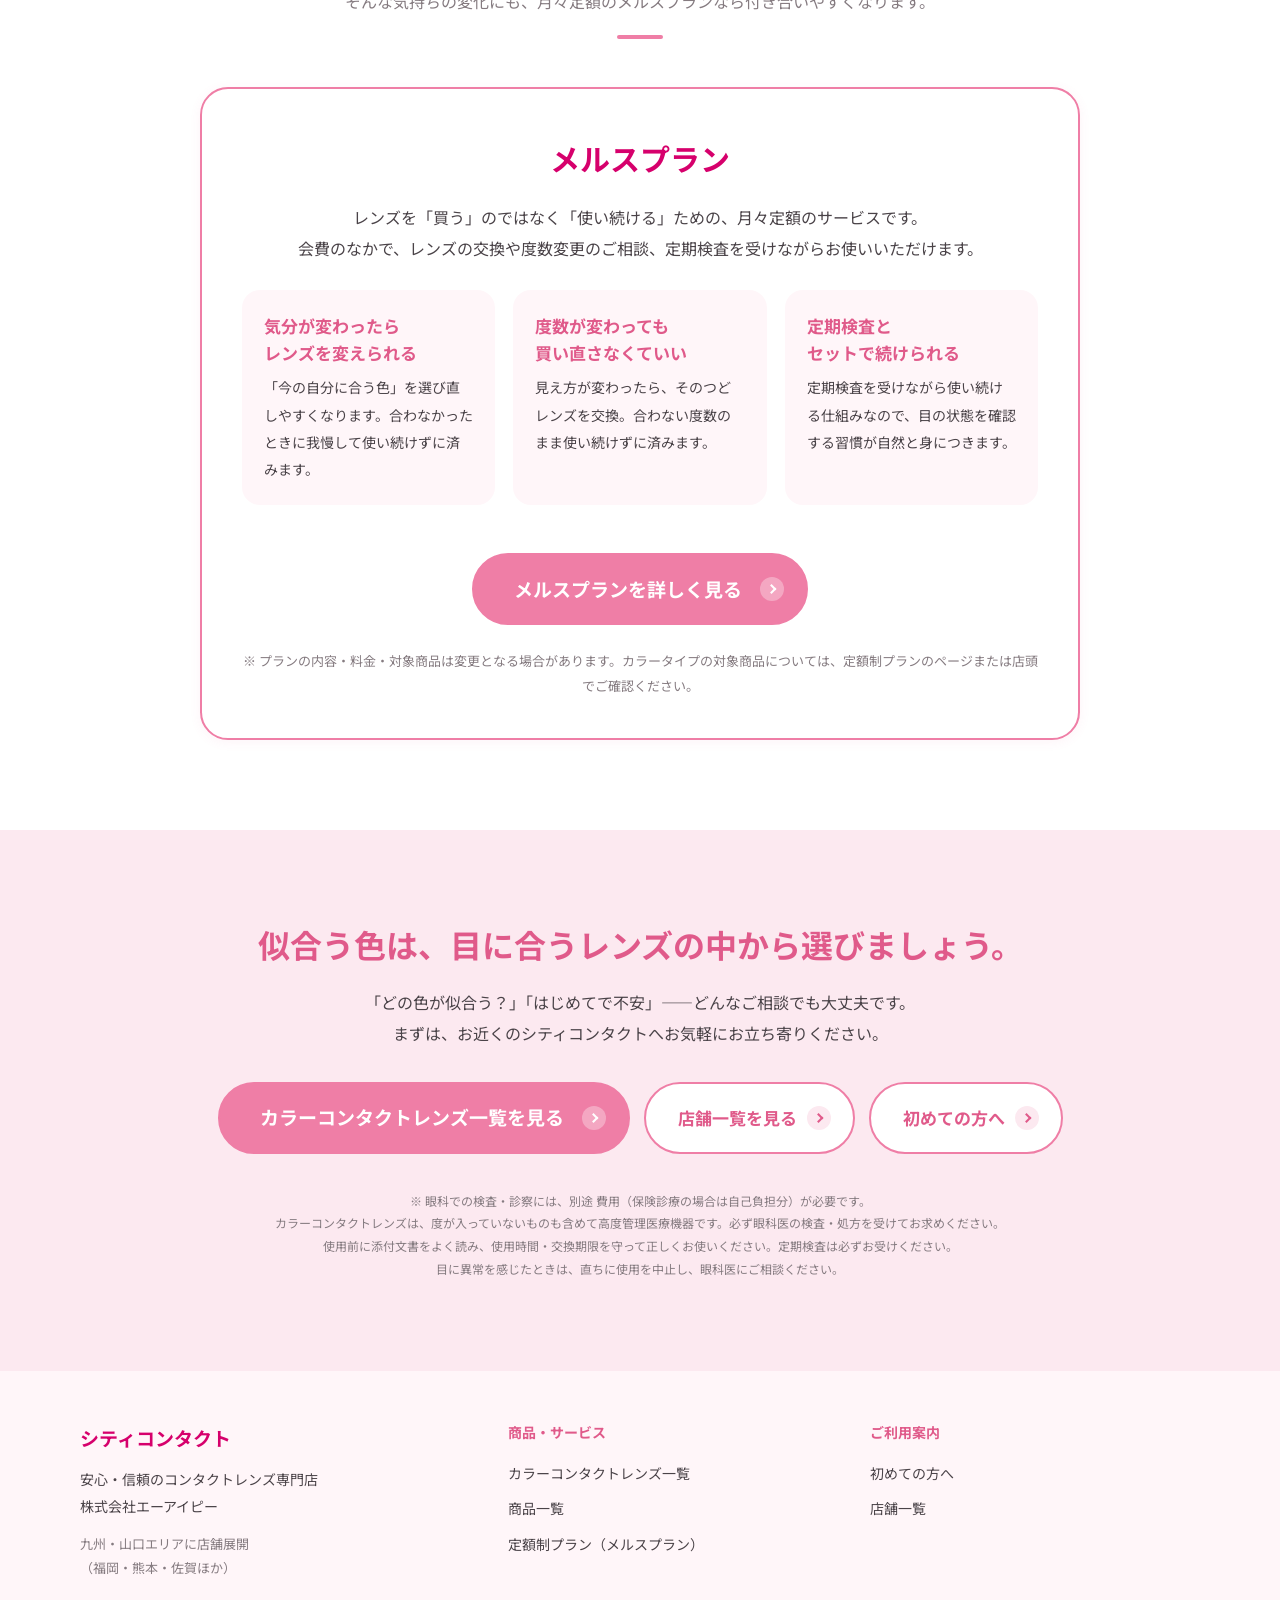
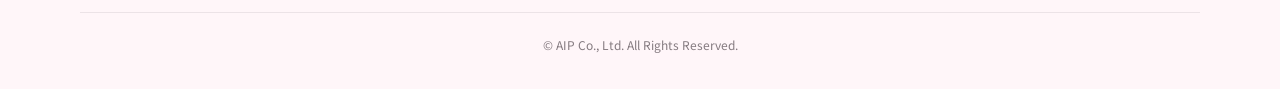
<file: colorcontact/preview.html>
<!DOCTYPE html>
<html lang="ja">
<head>
<meta charset="UTF-8">
<meta name="viewport" content="width=device-width, initial-scale=1">

<!-- ================================================================
     メタ情報はすべて【仮】です。掲載URLが決まり次第、
     title / description / canonical / og:url / og:image をご調整ください。
     ================================================================ -->
<title>カラーコンタクトレンズの選び方｜なりたい印象から選ぶ、はじめてのカラコン｜シティコンタクト</title>
<meta name="description" content="カラーコンタクトレンズは、色だけでなく「着色直径」「デザイン」「レンズのタイプ」で印象も付け心地も変わります。度なしのカラコンも高度管理医療機器。眼科併設のシティコンタクトが、はじめてのカラコン選びをやさしくご案内します。">
<meta name="keywords" content="カラーコンタクトレンズ,カラコン 選び方,カラコン 初めて,着色直径,度なし カラコン,眼科併設,シティコンタクト">

<!-- ▼▼▼ 確認用のため noindex を入れています。本番公開前に必ず削除してください ▼▼▼ -->
<meta name="robots" content="noindex, nofollow">
<!-- ▲▲▲ 本番公開前に、上の1行を削除 ▲▲▲ -->

<!-- #TODO 掲載URLが未確定のため仮設定 -->
<link rel="canonical" href="https://www.city-contact.com/column/colorcontact/">
<meta property="og:type" content="article">
<meta property="og:site_name" content="シティコンタクト">
<meta property="og:title" content="カラーコンタクトレンズの選び方｜なりたい印象から選ぶ、はじめてのカラコン">
<meta property="og:description" content="色・着色直径・デザイン・レンズのタイプ。カラコン選びの基本を、眼科併設のシティコンタクトがやさしくご案内します。">
<!-- #TODO OGP画像は未設定です。既存サイトの素材またはご支給素材を指定してください -->
<meta property="og:image" content="https://www.city-contact.com/column/colorcontact/ogp.jpg">
<meta property="og:url" content="https://www.city-contact.com/column/colorcontact/">
<meta name="twitter:card" content="summary_large_image">

<link rel="preconnect" href="https://fonts.googleapis.com">
<link rel="preconnect" href="https://fonts.gstatic.com" crossorigin>
<link href="https://fonts.googleapis.com/css2?family=Noto+Sans+JP:wght@400;500;700&display=swap" rel="stylesheet">
<style>
@charset "UTF-8";
/* =========================================================
   シティコンタクト｜カラーコンタクトレンズの選び方
   ---------------------------------------------------------
   トンマナの根拠：ご支給いただいたコーポレートサイトのスクリーンショット
     ・白背景＋ピンク／線は細く、角は大きく丸める（pill型ボタン）
     ・見出しはピンク文字・中央寄せ
     ・ボタンは「白地＋ピンク枠＋ピンク文字」と「ピンク塗り＋白文字」の2種
     ・右下に追従CTA（来店・相談会予約／店舗一覧）
   ※ カラーコードはスクリーンショットからの読み取り値です。
     実サイトの正式値をいただければ :root の差し替えだけで全体に反映されます。
   ========================================================= */

:root {
  --c-pink:        #ef7ea6;  /* メインピンク（塗りCTA・アイコン） */
  --c-pink-dark:   #e05a8a;  /* 濃いピンク（見出し・ホバー） */
  --c-pink-deep:   #d6006c;  /* アクセント（ロゴドット・強調） */
  --c-pink-light:  #fce9f0;  /* 淡いピンク（背景・枠） */
  --c-pink-pale:   #fff6f9;  /* さらに淡い背景 */
  --c-orange:      #f2903c;  /* ロゴドットの差し色 */

  --c-text:      #4a4348;
  --c-text-sub:  #857b80;
  --c-line:      #ece3e7;
  --c-bg:        #ffffff;

  --w-max: 1120px;
  --radius: 18px;
  --radius-lg: 28px;
  --shadow-sm: 0 2px 12px rgba(224, 90, 138, .07);
  --shadow:    0 8px 26px rgba(224, 90, 138, .13);
  --header-h: 72px;

  --font: "Noto Sans JP", "Hiragino Kaku Gothic ProN", "Hiragino Sans", "Yu Gothic", "Meiryo", sans-serif;
}

/* ---------- Reset ---------- */
*, *::before, *::after { box-sizing: border-box; }
html { scroll-behavior: smooth; scroll-padding-top: calc(var(--header-h) + 12px); }
body {
  margin: 0; font-family: var(--font); color: var(--c-text); background: var(--c-bg);
  line-height: 1.95; font-size: 16px; -webkit-font-smoothing: antialiased; text-size-adjust: 100%;
}
img, svg { max-width: 100%; height: auto; vertical-align: bottom; }
a { color: var(--c-pink-dark); text-decoration: none; transition: opacity .2s ease; }
a:hover { opacity: .72; }
ul, ol { margin: 0; padding: 0; list-style: none; }
h1, h2, h3, h4, p, figure, dl, dd { margin: 0; }
button { font-family: inherit; cursor: pointer; }

/* ---------- Layout utility ---------- */
.l-inner { width: min(100% - 40px, var(--w-max)); margin-inline: auto; }
.l-inner--narrow { width: min(100% - 40px, 880px); margin-inline: auto; }
.u-center { text-align: center; }
.u-mt-s { margin-top: 12px; }
.u-mt { margin-top: 24px; }
.u-mt-l { margin-top: 48px; }
.u-note { font-size: 13px; line-height: 1.85; color: var(--c-text-sub); }
.u-sp-only { display: none; }
.u-marker { background: linear-gradient(transparent 62%, rgba(239, 126, 166, .32) 62%); font-weight: 700; }

/* ---------- Section ---------- */
.p-section { padding: clamp(56px, 8vw, 90px) 0; }
.p-section--pale { background: var(--c-pink-pale); }
.p-section--light { background: var(--c-pink-light); }

/* 見出し：スクショの「目的に合わせてお選びいただけます」に倣い、ピンク文字・中央寄せ */
.c-heading { text-align: center; margin-bottom: clamp(30px, 5vw, 48px); }
.c-heading__ja {
  font-size: clamp(21px, 3.2vw, 32px); font-weight: 700; line-height: 1.55;
  color: var(--c-pink-dark); letter-spacing: .04em;
}
.c-heading__lead { margin-top: 16px; font-size: clamp(14px, 1.9vw, 16px); color: var(--c-text-sub); }
.c-heading::after {
  content: ""; display: block; width: 46px; height: 4px; border-radius: 2px;
  background: var(--c-pink); margin: 18px auto 0;
}
.c-subheading {
  text-align: center; font-size: clamp(18px, 2.5vw, 24px); font-weight: 700;
  color: var(--c-pink-dark); line-height: 1.6; margin-bottom: 22px;
}

/* ---------- Buttons（スクショ：pill型／白地＋ピンク枠 と ピンク塗り） ---------- */
.c-btn {
  position: relative; display: inline-flex; align-items: center; justify-content: center;
  min-height: 62px; padding: 12px 56px 12px 32px; border-radius: 999px; border: 2px solid var(--c-pink);
  font-size: clamp(15px, 2vw, 17px); font-weight: 700; line-height: 1.5; text-align: center;
  background: #fff; color: var(--c-pink-dark);
  transition: transform .2s ease, box-shadow .2s ease, background-color .2s ease, color .2s ease;
}
.c-btn::after {
  content: ""; position: absolute; right: 22px; top: 50%; translate: 0 -50%;
  width: 24px; height: 24px; border-radius: 50%; background: var(--c-pink-light);
}
.c-btn::before {
  content: ""; position: absolute; right: 31px; top: 50%; z-index: 1;
  width: 7px; height: 7px; border-top: 2px solid currentColor; border-right: 2px solid currentColor;
  rotate: 45deg; translate: 0 -50%;
}
.c-btn:hover { opacity: 1; transform: translateY(-2px); box-shadow: var(--shadow); }
.c-btn--fill { background: var(--c-pink); color: #fff; border-color: var(--c-pink); }
.c-btn--fill:hover { background: var(--c-pink-dark); border-color: var(--c-pink-dark); }
.c-btn--fill::after { background: rgba(255, 255, 255, .32); }
.c-btn--lg { min-height: 72px; font-size: clamp(16px, 2.2vw, 19px); padding-inline: 40px 64px; }
.c-ctaset { display: flex; flex-wrap: wrap; justify-content: center; gap: 14px; }

/* ---------- Header（スクショの再現：ロゴ＋ナビ＋検索＋MY PAGE／MENU） ---------- */
.l-header { position: sticky; top: 0; z-index: 100; background: #fff; border-bottom: 1px solid var(--c-line); }
.l-header__inner { min-height: var(--header-h); display: flex; align-items: center; gap: 22px; }
.l-header__logo { display: flex; align-items: center; gap: 12px; flex: none; }
.l-header__dots { display: grid; grid-template-columns: repeat(2, 13px); gap: 3px; flex: none; }
.l-header__dots i { width: 13px; height: 13px; border-radius: 50%; display: block; }
.l-header__name { font-size: 22px; font-weight: 700; letter-spacing: .06em; color: var(--c-pink-deep); white-space: nowrap; }
.l-header__nav { display: flex; align-items: center; gap: 22px; }
.l-header__nav a { color: var(--c-text); font-size: 14px; font-weight: 700; white-space: nowrap; letter-spacing: .02em; }
.l-header__nav a:hover { color: var(--c-pink-dark); }
.l-header__util { margin-left: auto; display: flex; align-items: center; gap: 18px; }
.l-header__search {
  display: flex; align-items: center; gap: 8px; width: 240px;
  border: 1px solid var(--c-line); border-radius: 999px; padding: 8px 16px;
  color: var(--c-text-sub); font-size: 13px;
}
.l-header__icon { text-align: center; font-size: 10px; color: var(--c-text-sub); letter-spacing: .06em; line-height: 1.3; }
.l-header__icon svg { display: block; margin: 0 auto 2px; }

/* アイコンナビ（スクショの区切り線つき横並び） */
.l-subnav { border-bottom: 1px solid var(--c-line); background: #fff; }
.l-subnav ul { display: flex; justify-content: center; flex-wrap: wrap; }
.l-subnav li { border-left: 1px solid var(--c-line); }
.l-subnav li:last-child { border-right: 1px solid var(--c-line); }
.l-subnav a {
  display: grid; place-items: center; gap: 6px; width: 148px; padding: 16px 8px;
  font-size: 12px; font-weight: 700; color: var(--c-text); text-align: center; line-height: 1.5;
}
.l-subnav a:hover { color: var(--c-pink-dark); }

/* パンくず */
.c-breadcrumb { padding: 12px 0; font-size: 12px; color: var(--c-text-sub); background: var(--c-pink-pale); }
.c-breadcrumb ol { display: flex; flex-wrap: wrap; gap: 8px; }
.c-breadcrumb li + li::before { content: "＞"; margin-right: 8px; color: #e0cdd5; }

/* ---------- ファーストビュー ---------- */
.p-hero { background: linear-gradient(170deg, #fff6f9 0%, #fce9f0 60%, #fff 100%); }
.p-hero__inner { padding: clamp(36px, 5.5vw, 66px) 0; text-align: center; }
.p-hero__badge {
  display: inline-block; background: var(--c-pink); color: #fff;
  font-size: 13px; font-weight: 700; padding: 7px 22px; border-radius: 999px; letter-spacing: .04em;
}
.p-hero__title {
  margin-top: 20px; font-size: clamp(23px, 4.2vw, 40px); font-weight: 700; line-height: 1.5;
  color: var(--c-pink-dark); letter-spacing: .02em;
}
.p-hero__title em { font-style: normal; color: var(--c-pink-deep); }
.p-hero__sub { margin-top: 22px; font-size: clamp(15px, 2vw, 18px); }
.p-hero__cta { margin-top: 30px; display: flex; flex-wrap: wrap; justify-content: center; gap: 14px; }
.p-hero__note { margin-top: 18px; font-size: 12px; color: var(--c-text-sub); }

/* ---------- 導入（結論を先に） ---------- */
.p-lead { padding: clamp(44px, 6vw, 66px) 0; }
.p-lead__box { background: var(--c-pink-pale); border: 2px solid var(--c-pink-light); border-radius: var(--radius-lg); padding: clamp(26px, 4vw, 42px); }
.p-lead__label { display: inline-block; background: var(--c-pink); color: #fff; font-size: 13px; font-weight: 700; padding: 5px 20px; border-radius: 999px; margin-bottom: 16px; }
.p-lead__title { font-size: clamp(18px, 2.5vw, 25px); font-weight: 700; color: var(--c-pink-dark); line-height: 1.6; }
.p-lead__text { margin-top: 16px; }

/* ---------- カード ---------- */
.c-cards { display: grid; grid-template-columns: repeat(auto-fit, minmax(min(260px, 100%), 1fr)); gap: 22px; }
.c-card { background: #fff; border: 1px solid var(--c-line); border-radius: var(--radius-lg); padding: clamp(22px, 3vw, 30px); box-shadow: var(--shadow-sm); transition: transform .25s ease, box-shadow .25s ease; }
.c-card:hover { transform: translateY(-4px); box-shadow: var(--shadow); }
.c-card__icon { display: grid; place-items: center; width: 62px; height: 62px; border-radius: 50%; background: var(--c-pink-light); margin-bottom: 16px; }
.c-card__title { font-size: 18px; font-weight: 700; line-height: 1.6; margin-bottom: 10px; color: var(--c-pink-dark); }
.c-card__text { font-size: 15px; }

/* ---------- 比較 ---------- */
.p-compare { display: grid; grid-template-columns: repeat(auto-fit, minmax(min(320px, 100%), 1fr)); gap: 22px; }
.p-compare__item { background: #fff; border: 1px solid var(--c-line); border-radius: var(--radius-lg); padding: clamp(24px, 3vw, 32px); box-shadow: var(--shadow-sm); }
.p-compare__item--main { border: 2px solid var(--c-pink); background: var(--c-pink-pale); }
.p-compare__label { display: inline-block; font-size: 13px; font-weight: 700; border-radius: 999px; padding: 5px 18px; margin-bottom: 14px; background: #f2eef0; color: var(--c-text); }
.p-compare__item--main .p-compare__label { background: var(--c-pink); color: #fff; }
.p-compare__title { font-size: clamp(16px, 2.1vw, 20px); font-weight: 700; color: var(--c-pink-dark); line-height: 1.6; }
.p-compare__list { margin-top: 16px; }
.p-compare__list li { position: relative; padding-left: 28px; margin-bottom: 10px; font-size: 15px; }
.p-compare__list li::before { content: ""; position: absolute; left: 4px; top: 12px; width: 14px; height: 8px; border-left: 3px solid var(--c-pink); border-bottom: 3px solid var(--c-pink); rotate: -45deg; }
.p-compare__item:not(.p-compare__item--main) .p-compare__list li::before { border-color: #cfc4c9; }

/* ---------- 選び方の4ポイント ---------- */
.p-point { display: grid; gap: 18px; }
.p-point__item { display: grid; grid-template-columns: 74px 1fr; gap: 20px; align-items: start; background: #fff; border: 1px solid var(--c-line); border-radius: var(--radius-lg); padding: clamp(22px, 3vw, 30px); box-shadow: var(--shadow-sm); }
.p-point__no { display: grid; place-items: center; width: 74px; height: 74px; border-radius: 50%; background: var(--c-pink-light); color: var(--c-pink-dark); line-height: 1.1; }
.p-point__no small { display: block; font-size: 10px; font-weight: 700; letter-spacing: .1em; }
.p-point__no strong { font-size: 26px; font-weight: 700; }
.p-point__title { font-size: clamp(17px, 2.1vw, 21px); font-weight: 700; color: var(--c-pink-dark); line-height: 1.6; margin-bottom: 8px; }
.p-point__text { font-size: 15px; }
.p-point__tag { display: inline-block; margin-top: 12px; font-size: 13px; font-weight: 700; color: var(--c-pink-dark); background: var(--c-pink-light); border-radius: 999px; padding: 4px 16px; }

/* ---------- 流れ図（HTML/CSSで作図。画像は使いません） ---------- */
.p-diagram { display: grid; grid-template-columns: 1fr 64px 1fr; align-items: stretch; gap: 0; background: #fff; border-radius: var(--radius-lg); padding: clamp(20px, 3vw, 32px); box-shadow: var(--shadow-sm); }
.p-diagram__col { border: 2px solid var(--c-pink-light); border-radius: var(--radius); overflow: hidden; }
.p-diagram__head { background: var(--c-pink); color: #fff; font-weight: 700; text-align: center; padding: 10px; font-size: 16px; }
.p-diagram__col--shop .p-diagram__head { background: var(--c-pink-deep); }
.p-diagram__body { padding: 20px; }
.p-diagram__body li { position: relative; padding-left: 22px; font-size: 15px; margin-bottom: 8px; }
.p-diagram__body li::before { content: ""; position: absolute; left: 0; top: 12px; width: 9px; height: 9px; border-radius: 50%; background: var(--c-pink); }
.p-diagram__arrow { display: flex; flex-direction: column; align-items: center; justify-content: center; color: var(--c-pink-dark); font-size: 12px; font-weight: 700; gap: 2px; }
.p-diagram__arrow span:last-child { font-size: 26px; line-height: 1; }
.p-diagram__caption { margin-top: 16px; font-size: 14px; color: var(--c-text-sub); text-align: center; }

/* ---------- メルスプラン ---------- */
.p-plan { background: #fff; border: 2px solid var(--c-pink); border-radius: var(--radius-lg); padding: clamp(26px, 4vw, 40px); box-shadow: var(--shadow-sm); }
.p-plan__name { font-size: clamp(22px, 3vw, 30px); font-weight: 700; color: var(--c-pink-deep); text-align: center; }
.p-plan__desc { margin-top: 14px; text-align: center; }
.p-plan__merit { margin-top: 26px; display: grid; grid-template-columns: repeat(auto-fit, minmax(min(240px, 100%), 1fr)); gap: 18px; }
.p-plan__merit article { background: var(--c-pink-pale); border-radius: var(--radius); padding: 22px; }
.p-plan__merit h4 { font-size: 17px; font-weight: 700; color: var(--c-pink-dark); margin-bottom: 8px; line-height: 1.6; }
.p-plan__merit p { font-size: 14px; }

/* ---------- ご来店の流れ ---------- */
.p-flow { display: grid; grid-template-columns: repeat(auto-fit, minmax(min(230px, 100%), 1fr)); gap: 20px; }
.p-flow__item { background: #fff; border: 1px solid var(--c-line); border-radius: var(--radius-lg); padding: 26px 22px; box-shadow: var(--shadow-sm); text-align: center; }
.p-flow__step { display: inline-grid; place-items: center; width: 62px; height: 62px; border-radius: 50%; background: var(--c-pink); color: #fff; line-height: 1.1; margin-bottom: 14px; }
.p-flow__step small { display: block; font-size: 10px; letter-spacing: .1em; font-weight: 700; }
.p-flow__step strong { font-size: 22px; font-weight: 700; }
.p-flow__title { font-size: 17px; font-weight: 700; color: var(--c-pink-dark); margin-bottom: 8px; }
.p-flow__text { font-size: 14px; }

/* ---------- CV ---------- */
.p-cv { background: var(--c-pink-light); text-align: center; }
.p-cv__title { font-size: clamp(20px, 3.2vw, 32px); font-weight: 700; line-height: 1.55; color: var(--c-pink-dark); }
.p-cv__lead { margin-top: 18px; }
.p-cv__btns { margin-top: 32px; display: flex; flex-wrap: wrap; justify-content: center; gap: 14px; }
.p-cv__caution { margin-top: 36px; font-size: 12px; color: var(--c-text-sub); line-height: 1.9; }

/* ---------- 右下追従CTA（スクショ準拠） ---------- */
.p-float-cta {
  position: fixed; right: 20px; bottom: 20px; z-index: 90; display: flex; align-items: stretch;
  background: var(--c-pink); border-radius: 999px; box-shadow: var(--shadow); overflow: hidden;
}
.p-float-cta a { display: flex; align-items: center; gap: 8px; padding: 14px 22px; color: #fff; font-size: 14px; font-weight: 700; white-space: nowrap; }
.p-float-cta a + a { border-left: 1px solid rgba(255, 255, 255, .45); }

/* ---------- Footer ---------- */
.l-footer { background: var(--c-pink-pale); padding: 48px 0 32px; font-size: 14px; }
.l-footer a { color: var(--c-text); }
.l-footer__top { display: grid; grid-template-columns: 1.2fr 1fr 1fr; gap: 32px; }
.l-footer__brand strong { display: block; font-size: 19px; color: var(--c-pink-deep); margin-bottom: 10px; }
.l-footer__nav h3 { font-size: 14px; color: var(--c-pink-dark); margin-bottom: 14px; }
.l-footer__nav li { margin-bottom: 8px; }
.l-footer__bottom { margin-top: 32px; padding-top: 20px; border-top: 1px solid var(--c-line); text-align: center; font-size: 12px; color: var(--c-text-sub); }

/* ---------- Animation ---------- */
.js-fade { opacity: 0; transform: translateY(24px); transition: opacity .7s ease, transform .7s ease; }
.js-fade.is-visible { opacity: 1; transform: none; }
@media (prefers-reduced-motion: reduce) {
  html { scroll-behavior: auto; }
  .js-fade { opacity: 1; transform: none; transition: none; }
  * { animation-duration: .001ms !important; transition-duration: .001ms !important; }
}

/* ---------- Responsive ---------- */
@media (max-width: 1180px) {
  .l-header__search { display: none; }
}
@media (max-width: 980px) {
  .l-header__nav { display: none; }
  .l-subnav a { width: 118px; font-size: 11px; }
  .l-footer__top { grid-template-columns: 1fr; }
}
@media (max-width: 700px) {
  .p-diagram { grid-template-columns: 1fr; gap: 14px; }
  .p-diagram__arrow { flex-direction: row; gap: 8px; padding: 4px 0; }
  .p-diagram__arrow span:last-child { rotate: 90deg; }
}
@media (max-width: 640px) {
  body { font-size: 15px; padding-bottom: 84px; }
  .l-inner, .l-inner--narrow { width: calc(100% - 32px); }
  .u-sp-only { display: block; }
  .l-subnav { overflow-x: auto; }
  .l-subnav ul { justify-content: flex-start; flex-wrap: nowrap; }
  .l-subnav a { width: 106px; }
  .p-hero__cta .c-btn, .c-ctaset .c-btn, .p-cv__btns .c-btn { width: 100%; }
  .p-point__item { grid-template-columns: 1fr; gap: 12px; }
  .p-hero__title { font-size: 21px; letter-spacing: 0; line-height: 1.6; }
  .c-heading__ja { letter-spacing: .01em; }
  .p-float-cta { right: 0; left: 0; bottom: 0; border-radius: 0; }
  .p-float-cta a { flex: 1; justify-content: center; padding: 14px 8px; font-size: 13px; }
}

/* =========================================================
   カラーコンタクトレンズ ページ 専用コンポーネント
   ※ レンズの色見本はCSSで描画したイメージです（写真素材は不使用）
   ========================================================= */

/* ---------- レンズの色見本（CSSで描画） ---------- */
.c-lens {
  position: relative; width: 108px; height: 108px; border-radius: 50%;
  margin: 0 auto; display: grid; place-items: center;
  background: radial-gradient(circle at 50% 50%, #fff 0 16%, var(--lens-inner, #8a6a4e) 17% 34%, var(--lens-outer, #6b4b32) 35% 47%, rgba(0,0,0,.18) 48% 50%, #f6eef1 51% 100%);
  box-shadow: inset 0 0 12px rgba(74, 67, 72, .18);
}
.c-lens::after {
  content: ""; position: absolute; top: 22%; left: 26%; width: 16px; height: 16px;
  border-radius: 50%; background: rgba(255, 255, 255, .75);
}
.c-lens--ring { --lens-outer: #3a2b22; }

/* ---------- なりたい印象カード ---------- */
.p-style { display: grid; grid-template-columns: repeat(auto-fit, minmax(min(260px, 100%), 1fr)); gap: 22px; }
.p-style__item { background: #fff; border: 1px solid var(--c-line); border-radius: var(--radius-lg); padding: clamp(24px, 3vw, 32px); box-shadow: var(--shadow-sm); text-align: center; }
.p-style__name { margin-top: 18px; font-size: 19px; font-weight: 700; color: var(--c-pink-dark); }
.p-style__catch { margin-top: 6px; font-size: 13px; font-weight: 700; color: var(--c-pink); letter-spacing: .04em; }
.p-style__text { margin-top: 12px; font-size: 15px; text-align: left; }
.p-style__spec { margin-top: 16px; padding-top: 14px; border-top: 1px dashed var(--c-line); font-size: 13px; color: var(--c-text-sub); text-align: left; }
.p-style__spec dt { float: left; clear: left; width: 6.5em; font-weight: 700; color: var(--c-text); }
.p-style__spec dd { margin-left: 6.5em; }

/* ---------- 着色直径の図（CSSで作図） ---------- */
.p-dia { display: grid; grid-template-columns: repeat(auto-fit, minmax(min(280px, 100%), 1fr)); gap: 24px; align-items: center; background: #fff; border-radius: var(--radius-lg); padding: clamp(22px, 3vw, 34px); box-shadow: var(--shadow-sm); }
.p-dia__fig { display: flex; justify-content: center; gap: 26px; flex-wrap: wrap; }
.p-dia__unit { text-align: center; font-size: 13px; color: var(--c-text-sub); }
.p-dia__unit strong { display: block; margin-top: 10px; font-size: 14px; color: var(--c-pink-dark); }
.p-dia__list li { position: relative; padding-left: 26px; margin-bottom: 12px; font-size: 15px; }
.p-dia__list li::before { content: ""; position: absolute; left: 0; top: 11px; width: 10px; height: 10px; border-radius: 50%; background: var(--c-pink); }
.p-dia__list strong { color: var(--c-pink-dark); }

/* ---------- レンズタイプ表 ---------- */
.p-type { overflow-x: auto; }
.p-type table { border-collapse: collapse; width: 100%; min-width: 560px; background: #fff; border-radius: var(--radius); overflow: hidden; box-shadow: var(--shadow-sm); }
.p-type th, .p-type td { padding: 16px 18px; text-align: left; font-size: 15px; border-bottom: 1px solid var(--c-line); }
.p-type thead th { background: var(--c-pink); color: #fff; font-weight: 700; font-size: 14px; letter-spacing: .04em; }
.p-type tbody th { color: var(--c-pink-dark); font-weight: 700; white-space: nowrap; background: var(--c-pink-pale); }
.p-type tbody tr:last-child th, .p-type tbody tr:last-child td { border-bottom: 0; }

/* ---------- 注意ボックス ---------- */
.c-alert { background: #fff; border: 2px solid var(--c-pink); border-radius: var(--radius-lg); padding: clamp(22px, 3vw, 32px); }
.c-alert__title { display: flex; align-items: center; gap: 10px; font-size: clamp(17px, 2.2vw, 21px); font-weight: 700; color: var(--c-pink-deep); margin-bottom: 14px; line-height: 1.6; }
.c-alert__list li { position: relative; padding-left: 26px; margin-bottom: 10px; font-size: 15px; }
.c-alert__list li::before { content: ""; position: absolute; left: 4px; top: 12px; width: 14px; height: 8px; border-left: 3px solid var(--c-pink); border-bottom: 3px solid var(--c-pink); rotate: -45deg; }

@media (max-width: 640px) {
  .c-lens { width: 92px; height: 92px; }
  .p-style__spec dt { float: none; width: auto; }
  .p-style__spec dd { margin-left: 0; margin-bottom: 8px; }
}

</style>
</head>
<body>

<!-- ===================== HEADER =====================
     ここは実際のサイト組み込み時に共通ヘッダーに差し替えてください。
     ご支給のスクリーンショットをもとに目視で再現した簡易版です。
     ================================================== -->
<header class="l-header">
  <div class="l-inner l-header__inner">
    <a class="l-header__logo" href="https://www.city-contact.com/">
      <span class="l-header__dots" aria-hidden="true">
        <i style="background:#ef7ea6"></i><i style="background:#f2903c"></i>
        <i style="background:#d6006c"></i><i style="background:#f5b8cd"></i>
      </span>
      <span class="l-header__name">シティコンタクト</span>
    </a>
    <nav class="l-header__nav" aria-label="グローバルナビゲーション">
      <!-- #TODO クーポン・特典／キャンペーン／シティメガネのURLは要確認 -->
      <a href="#TODO">クーポン・特典</a>
      <a href="#TODO">キャンペーン</a>
      <a href="https://www.city-contact.com/subscription/">定額制プラン</a>
      <a href="#TODO">シティメガネ</a>
    </nav>
    <div class="l-header__util">
      <span class="l-header__search" aria-hidden="true">
        <svg width="16" height="16" viewBox="0 0 24 24" fill="none" stroke="#857b80" stroke-width="2"><circle cx="11" cy="11" r="7"/><path d="M20 20l-4-4" stroke-linecap="round"/></svg>
        商品・キーワードで検索
      </span>
      <span class="l-header__icon">
        <svg width="24" height="24" viewBox="0 0 24 24" fill="none" stroke="#4a4348" stroke-width="1.6"><circle cx="12" cy="8" r="4"/><path d="M4 21c0-4.4 3.6-7 8-7s8 2.6 8 7" stroke-linecap="round"/></svg>
        MY PAGE
      </span>
      <span class="l-header__icon">
        <svg width="24" height="24" viewBox="0 0 24 24" fill="none" stroke="#4a4348" stroke-width="1.8"><path d="M3 7h18M3 12h18M3 17h18" stroke-linecap="round"/></svg>
        MENU
      </span>
    </div>
  </div>
</header>

<nav class="l-subnav" aria-label="カテゴリナビゲーション">
  <ul>
    <li><a href="https://www.city-contact.com/item-cat/color_contact_lens/">
      <svg width="30" height="30" viewBox="0 0 32 32" fill="none" stroke="#ef7ea6" stroke-width="1.6"><circle cx="16" cy="16" r="9"/><circle cx="16" cy="16" r="3.5"/><path d="M16 7v4M16 21v4" stroke-linecap="round"/></svg>
      カラーコンタクト</a></li>
    <li><a href="https://www.city-contact.com/item/">
      <svg width="30" height="30" viewBox="0 0 32 32" fill="none" stroke="#ef7ea6" stroke-width="1.6"><circle cx="16" cy="16" r="8"/><circle cx="16" cy="16" r="3"/></svg>
      商品一覧</a></li>
    <li><a href="https://www.city-contact.com/subscription/">
      <svg width="30" height="30" viewBox="0 0 32 32" fill="none" stroke="#ef7ea6" stroke-width="1.6"><path d="M6 11h20v10H6z" stroke-linejoin="round"/><path d="M6 15h20M16 11v10" stroke-linecap="round"/></svg>
      定額制プラン</a></li>
    <li><a href="https://www.city-contact.com/beginner/">
      <svg width="30" height="30" viewBox="0 0 32 32" fill="none" stroke="#ef7ea6" stroke-width="1.6"><path d="M8 7h11l5 5v13H8z" stroke-linejoin="round"/><path d="M12 15h8M12 19h8" stroke-linecap="round"/></svg>
      初めての方</a></li>
    <li><a href="https://www.city-contact.com/shop/">
      <svg width="30" height="30" viewBox="0 0 32 32" fill="none" stroke="#ef7ea6" stroke-width="1.6"><path d="M16 27s8-7.6 8-13a8 8 0 1 0-16 0c0 5.4 8 13 8 13z" stroke-linejoin="round"/><circle cx="16" cy="14" r="3"/></svg>
      店舗一覧</a></li>
  </ul>
</nav>
<!-- ===================== /HEADER ===================== -->

<!-- #TODO パンくずの階層は仮です -->
<nav class="c-breadcrumb" aria-label="パンくずリスト">
  <div class="l-inner">
    <ol>
      <li><a href="https://www.city-contact.com/">ホーム</a></li>
      <li><a href="https://www.city-contact.com/item/">商品一覧</a></li>
      <li>カラーコンタクトレンズの選び方</li>
    </ol>
  </div>
</nav>

<main>

  <!-- ========== ファーストビュー（H1） ========== -->
  <section class="p-hero">
    <div class="l-inner p-hero__inner">
      <span class="p-hero__badge">はじめてのカラコンガイド</span>
      <h1 class="p-hero__title">
        カラーコンタクトレンズは、<br>
        <em>「色」と「目に合うか」</em>の両方で選びましょう。
      </h1>
      <p class="p-hero__sub">
        同じブラウンでも、<span class="u-marker">着色直径やデザインで印象は大きく変わります。</span><br>
        そして色の好みと同じくらい大切なのが、そのレンズが自分の目に合っているかどうか。<br>
        眼科併設のシティコンタクトなら、検査を受けたうえで、なりたい印象に合う1枚を選べます。
      </p>
      <div class="p-hero__cta">
        <a class="c-btn c-btn--fill c-btn--lg" href="https://www.city-contact.com/item-cat/color_contact_lens/">カラーコンタクトレンズ一覧を見る</a>
        <a class="c-btn" href="#howto">選び方を読む</a>
      </div>
      <p class="p-hero__note">※ 色のついたコンタクトレンズは、度が入っていないものも「高度管理医療機器」です。</p>
    </div>
  </section>

  <!-- ========== 導入文（結論を先に） ========== -->
  <section class="p-lead">
    <div class="l-inner--narrow js-fade">
      <div class="p-lead__box">
        <span class="p-lead__label">はじめに（結論）</span>
        <h2 class="p-lead__title">カラコン選びは、<br class="u-sp-only">「着色直径 × デザイン × レンズのタイプ」で決まります。</h2>
        <p class="p-lead__text">
          カラコンというと「色」で選びがちですが、印象を左右するのは<strong>着色部分の大きさ（着色直径）とフチのデザイン</strong>です。
          ここが分かると、「思っていたのと違う」がぐっと減ります。
        </p>
        <p class="p-lead__text">
          そしてもうひとつ大切なのが、<strong>度が入っていないカラコンも高度管理医療機器だということ</strong>。
          目のカーブや涙の状態に合うかどうかは、検査を受けてはじめて分かります。
          このページでは、印象の選び方と、目にやさしく付き合うためのポイントを、はじめての方にも分かるようにご紹介します。
        </p>
      </div>
    </div>
  </section>

  <!-- ========== H2：まず知っておきたい3つの数字とデザイン ========== -->
  <section class="p-section p-section--pale" id="howto">
    <div class="l-inner js-fade">
      <div class="c-heading">
        <h2 class="c-heading__ja">まず知っておきたい「着色直径」と「デザイン」</h2>
        <p class="c-heading__lead">カラコンのパッケージに書かれている数字。<br>意味が分かると、選ぶのがぐっと楽になります。</p>
      </div>

      <div class="p-dia">
        <div class="p-dia__fig">
          <div class="p-dia__unit">
            <span class="c-lens" style="--lens-inner:#a3805f;--lens-outer:#7d5c40" aria-hidden="true"></span>
            <strong>着色直径 小さめ</strong>
            ナチュラルな印象
          </div>
          <div class="p-dia__unit">
            <span class="c-lens c-lens--ring" style="--lens-inner:#8a6a4e" aria-hidden="true"></span>
            <strong>着色直径 大きめ・フチあり</strong>
            くっきりした印象
          </div>
        </div>
        <div>
          <ul class="p-dia__list">
            <li><strong>DIA（レンズ直径）</strong>…レンズそのものの大きさ。数字が大きいほどレンズが大きくなります。目に合うサイズは検査で確認します。</li>
            <li><strong>着色直径</strong>…<strong>色がついている部分の直径</strong>。ここが印象を決めます。小さめはナチュラル、大きめは目もとがはっきり見えます。</li>
            <li><strong>BC（ベースカーブ）</strong>…レンズのカーブ。目のカーブに合っていないと、ズレやゴロつきの原因になります。</li>
            <li><strong>フチのデザイン</strong>…輪郭をはっきり描く「フチあり」と、地の色になじむ「フチなし（グラデーション）」で、雰囲気が変わります。</li>
          </ul>
          <p class="u-note">※ 色見本はイメージです。実際の色味・着色直径は商品によって異なります。</p>
        </div>
      </div>

      <div class="c-ctaset u-mt-l">
        <a class="c-btn c-btn--fill" href="https://www.city-contact.com/item-cat/color_contact_lens/">カラーコンタクトレンズ一覧を見る</a>
      </div>
    </div>
  </section>

  <!-- ========== H2：なりたい印象から選ぶ ========== -->
  <section class="p-section" id="style">
    <div class="l-inner js-fade">
      <div class="c-heading">
        <h2 class="c-heading__ja">なりたい印象から選ぶ</h2>
        <p class="c-heading__lead">「どんな自分に見せたいか」から選ぶと、失敗しにくくなります。<br>迷ったときは、店頭でスタッフにご相談ください。</p>
      </div>

      <div class="p-style">
        <article class="p-style__item">
          <span class="c-lens" style="--lens-inner:#a3805f;--lens-outer:#8a6a4e" aria-hidden="true"></span>
          <h3 class="p-style__name">ナチュラル</h3>
          <p class="p-style__catch">気づかれない、けど印象が違う</p>
          <p class="p-style__text">地の色になじませて、瞳をひとまわり自然に見せるタイプ。学校やオフィス、はじめてのカラコンにも選びやすい定番です。</p>
          <dl class="p-style__spec">
            <dt>着色直径</dt><dd>小さめ</dd>
            <dt>デザイン</dt><dd>フチなし・グラデーション</dd>
            <dt>色の目安</dt><dd>ブラウン系・ダークブラウン系</dd>
          </dl>
        </article>
        <article class="p-style__item">
          <span class="c-lens c-lens--ring" style="--lens-inner:#6d5443" aria-hidden="true"></span>
          <h3 class="p-style__name">くっきり</h3>
          <p class="p-style__catch">目もとの輪郭をはっきりと</p>
          <p class="p-style__text">フチで輪郭を描いて、目もとの印象を強めるタイプ。写真を撮るときや、お出かけの日に。強すぎると感じたら、フチの細いものから試すのがおすすめです。</p>
          <dl class="p-style__spec">
            <dt>着色直径</dt><dd>大きめ</dd>
            <dt>デザイン</dt><dd>フチあり</dd>
            <dt>色の目安</dt><dd>ブラック系・ダークブラウン系</dd>
          </dl>
        </article>
        <article class="p-style__item">
          <span class="c-lens" style="--lens-inner:#b9a184;--lens-outer:#8f7c63" aria-hidden="true"></span>
          <h3 class="p-style__name">やわらかい</h3>
          <p class="p-style__catch">明るく、やさしい雰囲気に</p>
          <p class="p-style__text">明るめの色で、目もとの印象をふんわりやわらげるタイプ。髪色を明るくしている方や、顔まわりを軽く見せたい方に。</p>
          <dl class="p-style__spec">
            <dt>着色直径</dt><dd>中くらい</dd>
            <dt>デザイン</dt><dd>フチなし・ぼかし</dd>
            <dt>色の目安</dt><dd>グレージュ系・オリーブ系</dd>
          </dl>
        </article>
      </div>
      <p class="u-note u-center u-mt">※ 印象には個人差があります。上記は選び方の目安です。取扱商品・色の展開は商品一覧をご確認ください。</p>

      <div class="c-ctaset u-mt-l">
        <a class="c-btn c-btn--fill" href="https://www.city-contact.com/item-cat/color_contact_lens/">色・デザインから探す</a>
        <a class="c-btn" href="https://www.city-contact.com/shop/">店舗一覧を見る</a>
      </div>
    </div>
  </section>

  <!-- ========== H2：レンズのタイプで選ぶ ========== -->
  <section class="p-section p-section--pale" id="type">
    <div class="l-inner--narrow js-fade">
      <div class="c-heading">
        <h2 class="c-heading__ja">レンズのタイプで選ぶ</h2>
        <p class="c-heading__lead">使う頻度とお手入れの手間で選びます。<br>「毎日じゃないけど、たまに使いたい」なら1日使い捨てが手軽です。</p>
      </div>

      <div class="p-type">
        <table>
          <thead>
            <tr><th>タイプ</th><th>こんな方に</th><th>お手入れ</th></tr>
          </thead>
          <tbody>
            <tr>
              <th>1日使い捨て<br>（1DAY）</th>
              <td>お出かけの日だけ使いたい方／はじめての方</td>
              <td>不要。毎回新しいレンズを使います</td>
            </tr>
            <tr>
              <th>2週間交換<br>（2WEEK）</th>
              <td>ほぼ毎日使う方</td>
              <td>毎日の洗浄・保存が必要です</td>
            </tr>
            <tr>
              <th>1ヶ月交換<br>（1MONTH）</th>
              <td>毎日使い、コストを抑えたい方</td>
              <td>毎日の洗浄・保存が必要です</td>
            </tr>
          </tbody>
        </table>
      </div>

      <p class="u-note u-mt">
        ※ 取扱いのあるタイプ・商品は商品一覧をご確認ください。<br>
        ※ 度が入ったカラータイプ、乱視用や遠近両用のカラータイプもございます。ご希望があれば店頭でご相談ください。
      </p>

      <div class="c-ctaset u-mt-l">
        <a class="c-btn c-btn--fill" href="https://www.city-contact.com/item/">商品一覧を見る</a>
      </div>
    </div>
  </section>

  <!-- ========== H2：カラコンこそ、眼科併設のお店で ========== -->
  <section class="p-section" id="clinic">
    <div class="l-inner js-fade">
      <div class="c-heading">
        <h2 class="c-heading__ja">カラコンこそ、眼科併設のお店で</h2>
        <p class="c-heading__lead">色がついていても、度が入っていなくても、コンタクトレンズはコンタクトレンズ。<br>目にのせるものだから、選び方にも少しだけ気を配りたいのです。</p>
      </div>

      <div class="c-alert">
        <h3 class="c-alert__title">
          <svg width="26" height="26" viewBox="0 0 24 24" fill="none" stroke="#d6006c" stroke-width="2" aria-hidden="true"><circle cx="12" cy="12" r="9"/><path d="M12 7v6M12 16.2v.1" stroke-linecap="round"/></svg>
          度が入っていないカラコンも「高度管理医療機器」です
        </h3>
        <p>
          おしゃれのために使う度なしのカラーコンタクトレンズも、法律上は度ありのレンズと同じ「高度管理医療機器」に分類されています。
          そのため、<strong>眼科医の検査・処方を受けたうえで購入し、定期検査を受けながら使うこと</strong>が大切です。
        </p>
        <ul class="c-alert__list u-mt">
          <li>目のカーブ（BC）が合っていないと、ズレやゴロつきの原因になります</li>
          <li>着色部分の位置や素材によって、付け心地は商品ごとに異なります</li>
          <li>使用時間・交換期限を守ることが、快適に使い続けるいちばんの近道です</li>
          <li>目に異常を感じたときは、すぐに使用を中止して眼科医にご相談ください</li>
        </ul>
      </div>

      <div class="c-cards u-mt-l">
        <article class="c-card">
          <div class="c-card__icon" aria-hidden="true">
            <svg width="30" height="30" viewBox="0 0 32 32" fill="none" stroke="#e05a8a" stroke-width="1.8"><path d="M4 16s4.5-7 12-7 12 7 12 7-4.5 7-12 7-12-7-12-7z" stroke-linejoin="round"/><circle cx="16" cy="16" r="3.5"/></svg>
          </div>
          <h3 class="c-card__title">検査を受けてから、<br>色を選べる</h3>
          <p class="c-card__text">併設の眼科で目の状態を確認し、処方を受けたうえでレンズを選べます。「似合う色」と「目に合うレンズ」の両方から選べるのが、眼科併設のお店の良さです。</p>
        </article>
        <article class="c-card">
          <div class="c-card__icon" aria-hidden="true">
            <svg width="30" height="30" viewBox="0 0 32 32" fill="none" stroke="#e05a8a" stroke-width="1.8"><path d="M6 8h20v14H14l-6 5v-5H6z" stroke-linejoin="round"/></svg>
          </div>
          <h3 class="c-card__title">つけ外し・ケアも<br>その場で教わる</h3>
          <p class="c-card__text">はじめての方には、つけ外しの練習やお手入れの方法をスタッフがご案内します。「うまく入らない」も、その場で相談できます。</p>
        </article>
        <article class="c-card">
          <div class="c-card__icon" aria-hidden="true">
            <svg width="30" height="30" viewBox="0 0 32 32" fill="none" stroke="#e05a8a" stroke-width="1.8"><path d="M7 6h18v20H7z" stroke-linejoin="round"/><path d="M11 3v5M21 3v5M11 15h10M11 20h6" stroke-linecap="round"/></svg>
          </div>
          <h3 class="c-card__title">使い始めてからも、<br>定期検査で安心</h3>
          <p class="c-card__text">レンズを買う場所と検査を受ける場所が同じだから、定期検査も無理なく続けられます。気になることがあれば、いつものお店で相談できます。</p>
        </article>
      </div>

      <p class="u-note u-center u-mt">※ 眼科での検査・診察には、別途 費用（保険診療の場合は自己負担分）が必要です。</p>

      <div class="c-ctaset u-mt-l">
        <a class="c-btn c-btn--fill" href="https://www.city-contact.com/shop/">店舗一覧を見る</a>
        <a class="c-btn" href="https://www.city-contact.com/beginner/">初めての方へ</a>
      </div>
    </div>
  </section>

  <!-- ========== H2：ご来店の流れ ========== -->
  <section class="p-section p-section--pale" id="flow">
    <div class="l-inner js-fade">
      <div class="c-heading">
        <h2 class="c-heading__ja">はじめてのカラコン、ご来店の流れ</h2>
        <p class="c-heading__lead">4つのステップで大丈夫。手ぶらに近い状態でも大丈夫です。</p>
      </div>

      <div class="p-flow">
        <div class="p-flow__item">
          <span class="p-flow__step"><small>STEP</small><strong>1</strong></span>
          <h3 class="p-flow__title">店舗をさがす・ご来店</h3>
          <p class="p-flow__text">お近くの店舗をさがしてご来店ください。保険証をお持ちいただくとスムーズです。</p>
        </div>
        <div class="p-flow__item">
          <span class="p-flow__step"><small>STEP</small><strong>2</strong></span>
          <h3 class="p-flow__title">併設の眼科で検査・診察</h3>
          <p class="p-flow__text">目の状態を確認し、医師がレンズの度数・種類を処方します。度なしをご希望の場合も検査を受けていただきます。</p>
        </div>
        <div class="p-flow__item">
          <span class="p-flow__step"><small>STEP</small><strong>3</strong></span>
          <h3 class="p-flow__title">色・デザインを選ぶ</h3>
          <p class="p-flow__text">処方をもとに、なりたい印象に合う色とデザインをスタッフと一緒に選びます。はじめての方にはつけ外しの練習もご案内します。</p>
        </div>
        <div class="p-flow__item">
          <span class="p-flow__step"><small>STEP</small><strong>4</strong></span>
          <h3 class="p-flow__title">ご購入・その後の定期検査</h3>
          <p class="p-flow__text">お渡ししたあとも、定期検査で目の状態を確認。色を変えたくなったときもご相談ください。</p>
        </div>
      </div>

      <p class="u-note u-center u-mt">
        ※ 眼科での検査・診察には、別途 費用（保険診療の場合は自己負担分）が必要です。<br>
        ※ 併設眼科の診療日・診療時間は店舗により異なります。ご来店前に各店舗ページをご確認ください。
      </p>

      <div class="c-ctaset u-mt-l">
        <a class="c-btn c-btn--fill" href="https://www.city-contact.com/beginner/">初めての方へ</a>
        <a class="c-btn" href="https://www.city-contact.com/shop/">店舗一覧を見る</a>
      </div>
    </div>
  </section>

  <!-- ========== H2：メルスプラン ========== -->
  <section class="p-section" id="plan">
    <div class="l-inner--narrow js-fade">
      <div class="c-heading">
        <h2 class="c-heading__ja">色を変えたくなったら。<br class="u-sp-only">定額制「メルスプラン」</h2>
        <p class="c-heading__lead">「次はもう少しナチュラルな色にしたい」——<br>そんな気持ちの変化にも、月々定額のメルスプランなら付き合いやすくなります。</p>
      </div>

      <div class="p-plan">
        <p class="p-plan__name">メルスプラン</p>
        <p class="p-plan__desc">
          レンズを「買う」のではなく「使い続ける」ための、月々定額のサービスです。<br>
          会費のなかで、レンズの交換や度数変更のご相談、定期検査を受けながらお使いいただけます。
        </p>
        <div class="p-plan__merit">
          <article>
            <h4>気分が変わったら<br>レンズを変えられる</h4>
            <p>「今の自分に合う色」を選び直しやすくなります。合わなかったときに我慢して使い続けずに済みます。</p>
          </article>
          <article>
            <h4>度数が変わっても<br>買い直さなくていい</h4>
            <p>見え方が変わったら、そのつどレンズを交換。合わない度数のまま使い続けずに済みます。</p>
          </article>
          <article>
            <h4>定期検査と<br>セットで続けられる</h4>
            <p>定期検査を受けながら使い続ける仕組みなので、目の状態を確認する習慣が自然と身につきます。</p>
          </article>
        </div>
        <div class="c-ctaset u-mt-l">
          <a class="c-btn c-btn--fill c-btn--lg" href="https://www.city-contact.com/subscription/">メルスプランを詳しく見る</a>
        </div>
        <!-- #TODO カラータイプが定額制プランの対象かどうかは要確認 -->
        <p class="u-note u-center u-mt">※ プランの内容・料金・対象商品は変更となる場合があります。カラータイプの対象商品については、定額制プランのページまたは店頭でご確認ください。</p>
      </div>
    </div>
  </section>

  <!-- ========== CTA（まとめ） ========== -->
  <section class="p-section p-cv" id="cv">
    <div class="l-inner js-fade">
      <h2 class="p-cv__title">似合う色は、<br class="u-sp-only">目に合うレンズの中から選びましょう。</h2>
      <p class="p-cv__lead">
        「どの色が似合う？」「はじめてで不安」——どんなご相談でも大丈夫です。<br>
        まずは、お近くのシティコンタクトへお気軽にお立ち寄りください。
      </p>
      <div class="p-cv__btns">
        <a class="c-btn c-btn--fill c-btn--lg" href="https://www.city-contact.com/item-cat/color_contact_lens/">カラーコンタクトレンズ一覧を見る</a>
        <a class="c-btn" href="https://www.city-contact.com/shop/">店舗一覧を見る</a>
        <a class="c-btn" href="https://www.city-contact.com/beginner/">初めての方へ</a>
      </div>
      <p class="p-cv__caution">
        ※ 眼科での検査・診察には、別途 費用（保険診療の場合は自己負担分）が必要です。<br>
        カラーコンタクトレンズは、度が入っていないものも含めて高度管理医療機器です。必ず眼科医の検査・処方を受けてお求めください。<br>
        使用前に添付文書をよく読み、使用時間・交換期限を守って正しくお使いください。定期検査は必ずお受けください。<br>
        目に異常を感じたときは、直ちに使用を中止し、眼科医にご相談ください。
      </p>
    </div>
  </section>

</main>

<!-- ===================== FOOTER =====================
     ここは実際のサイト組み込み時に共通フッターに差し替えてください。
     ================================================== -->
<footer class="l-footer">
  <div class="l-inner">
    <div class="l-footer__top">
      <div class="l-footer__brand">
        <strong>シティコンタクト</strong>
        <p>安心・信頼のコンタクトレンズ専門店<br>株式会社エーアイピー</p>
        <p class="u-mt-s u-note">九州・山口エリアに店舗展開<br>（福岡・熊本・佐賀ほか）</p>
      </div>
      <nav class="l-footer__nav" aria-label="フッターメニュー：商品・サービス">
        <h3>商品・サービス</h3>
        <ul>
          <li><a href="https://www.city-contact.com/item-cat/color_contact_lens/">カラーコンタクトレンズ一覧</a></li>
          <li><a href="https://www.city-contact.com/item/">商品一覧</a></li>
          <li><a href="https://www.city-contact.com/subscription/">定額制プラン（メルスプラン）</a></li>
        </ul>
      </nav>
      <nav class="l-footer__nav" aria-label="フッターメニュー：ご利用案内">
        <h3>ご利用案内</h3>
        <ul>
          <li><a href="https://www.city-contact.com/beginner/">初めての方へ</a></li>
          <li><a href="https://www.city-contact.com/shop/">店舗一覧</a></li>
        </ul>
      </nav>
    </div>
    <p class="l-footer__bottom">&copy; AIP Co., Ltd. All Rights Reserved.</p>
  </div>
</footer>

<!-- 右下追従CTA（#TODO 来店・相談会予約ページのURLは要確認） -->
<div class="p-float-cta">
  <a href="#TODO">
    <svg width="20" height="20" viewBox="0 0 24 24" fill="none" stroke="#fff" stroke-width="1.8"><rect x="4" y="5" width="16" height="16" rx="2"/><path d="M8 3v4M16 3v4M4 11h16" stroke-linecap="round"/></svg>
    来店・相談会予約
  </a>
  <a href="https://www.city-contact.com/shop/">
    <svg width="20" height="20" viewBox="0 0 24 24" fill="none" stroke="#fff" stroke-width="1.8"><path d="M12 21s6-5.7 6-9.8A6 6 0 0 0 6 11.2C6 15.3 12 21 12 21z" stroke-linejoin="round"/><circle cx="12" cy="11" r="2.2"/></svg>
    店舗一覧
  </a>
</div>

<script>
/**
 * シティコンタクト｜眼科併設のコンタクトショップを選びましょう
 * スクロールでのフェードインのみ。依存ライブラリなし（バニラJS）。
 */
(function () {
  'use strict';
  var targets = document.querySelectorAll('.js-fade');

  if (!('IntersectionObserver' in window)) {
    Array.prototype.forEach.call(targets, function (el) { el.classList.add('is-visible'); });
    return;
  }
  var observer = new IntersectionObserver(function (entries) {
    entries.forEach(function (entry) {
      if (entry.isIntersecting) {
        entry.target.classList.add('is-visible');
        observer.unobserve(entry.target);
      }
    });
  }, { rootMargin: '0px 0px -10% 0px', threshold: 0.08 });

  Array.prototype.forEach.call(targets, function (el) { observer.observe(el); });
})();

</script>
</body>
</html>
</file>
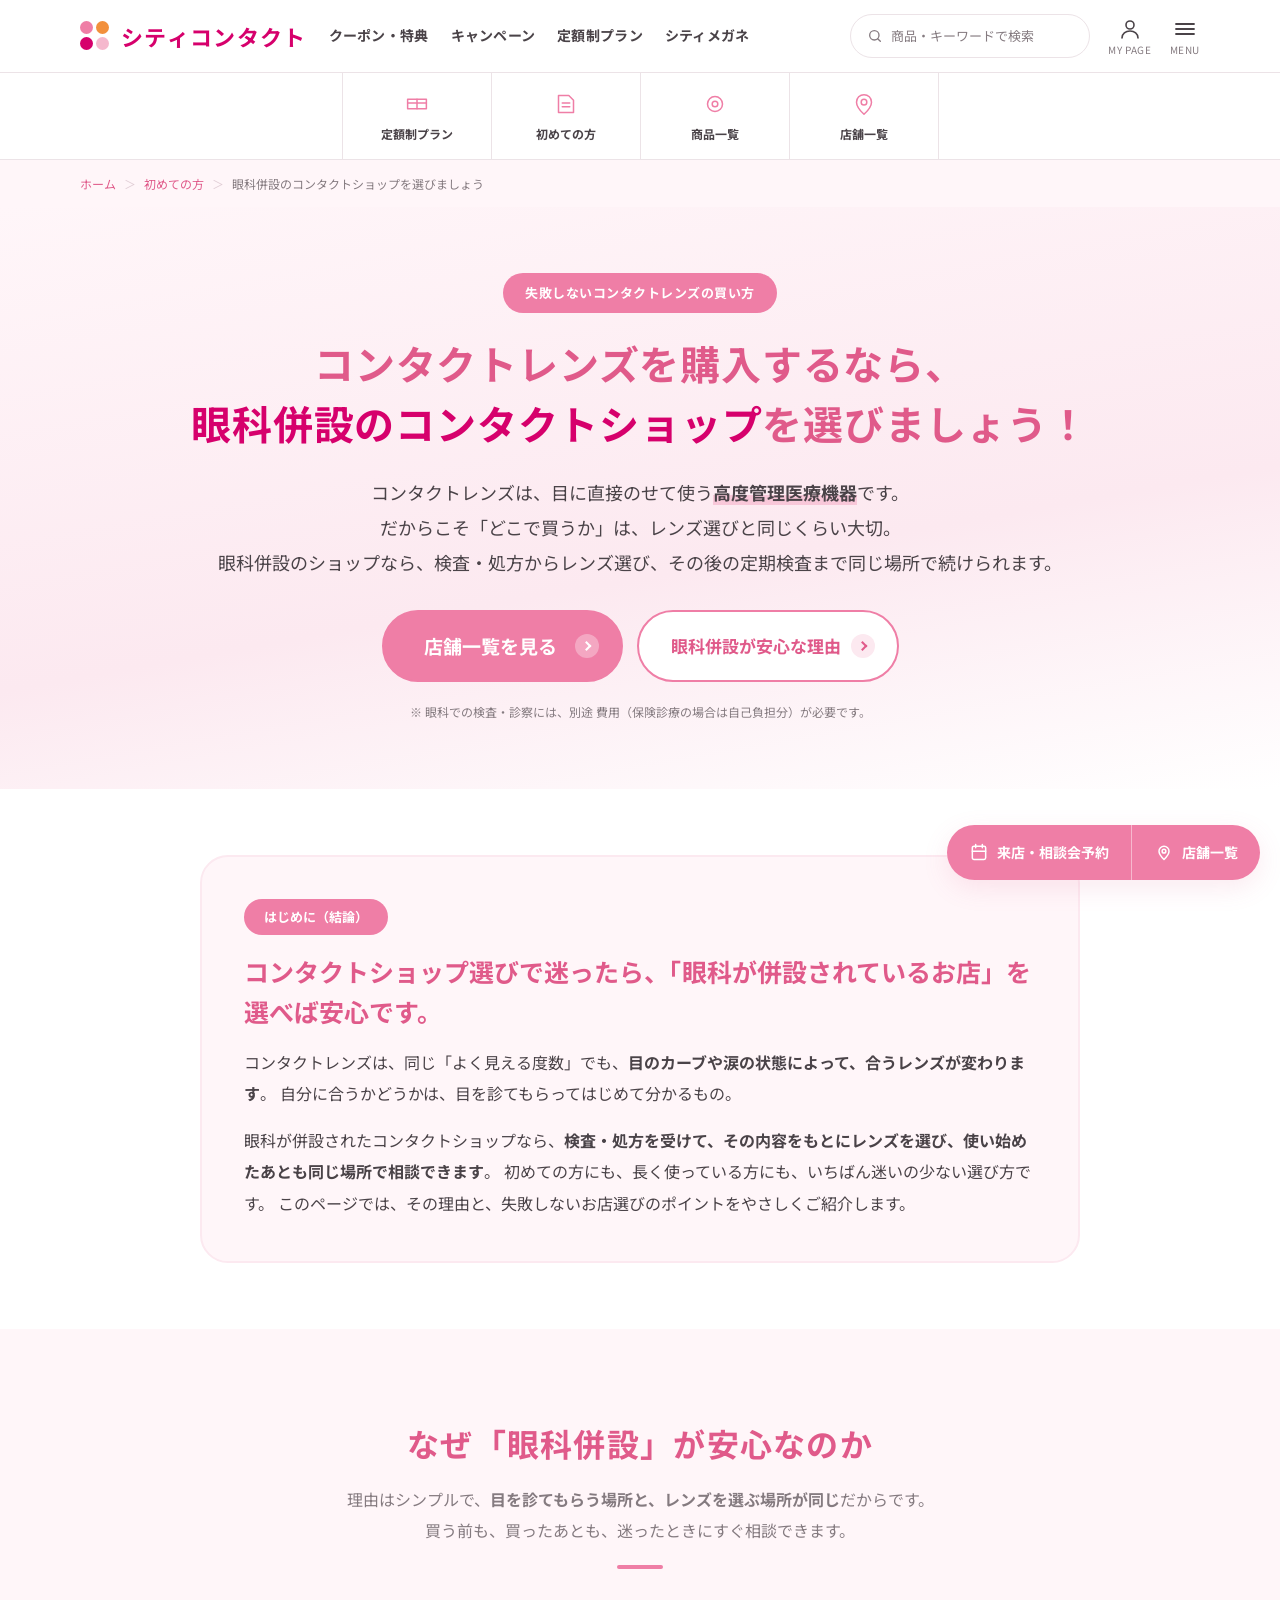
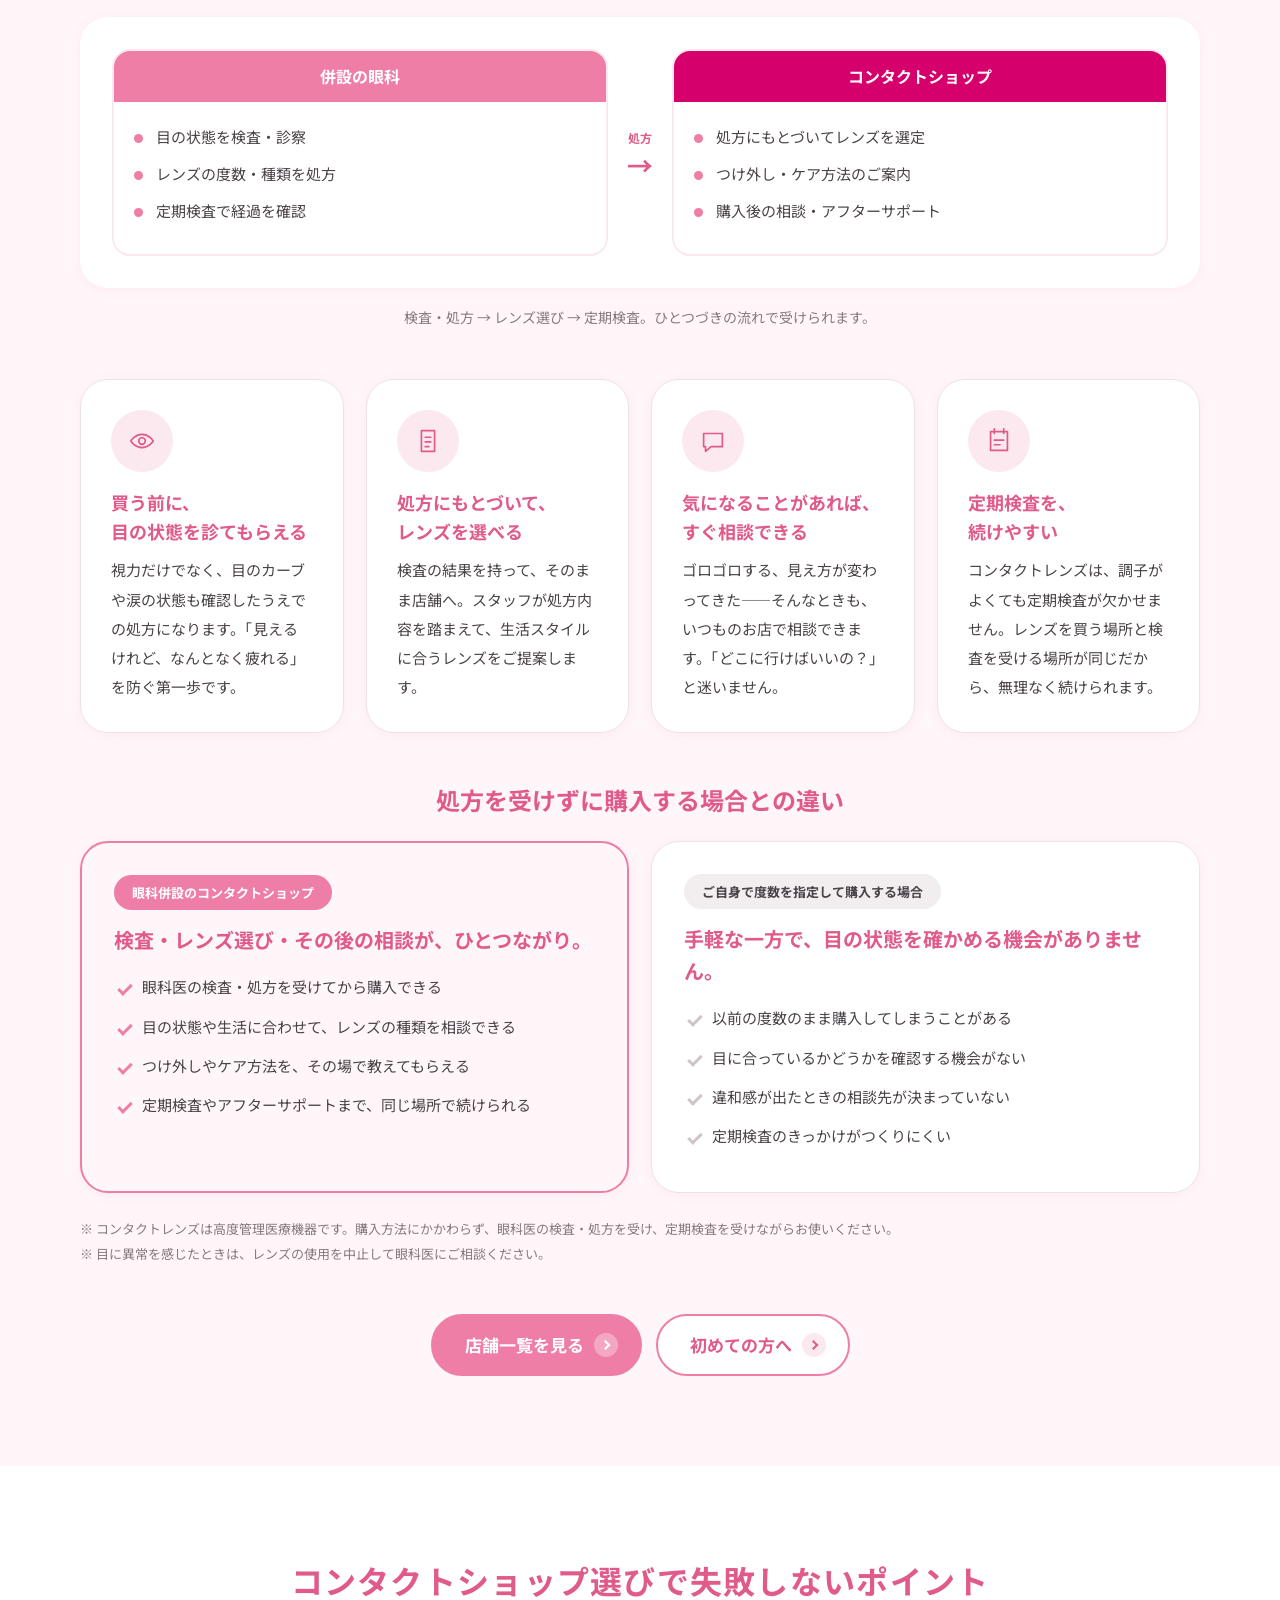
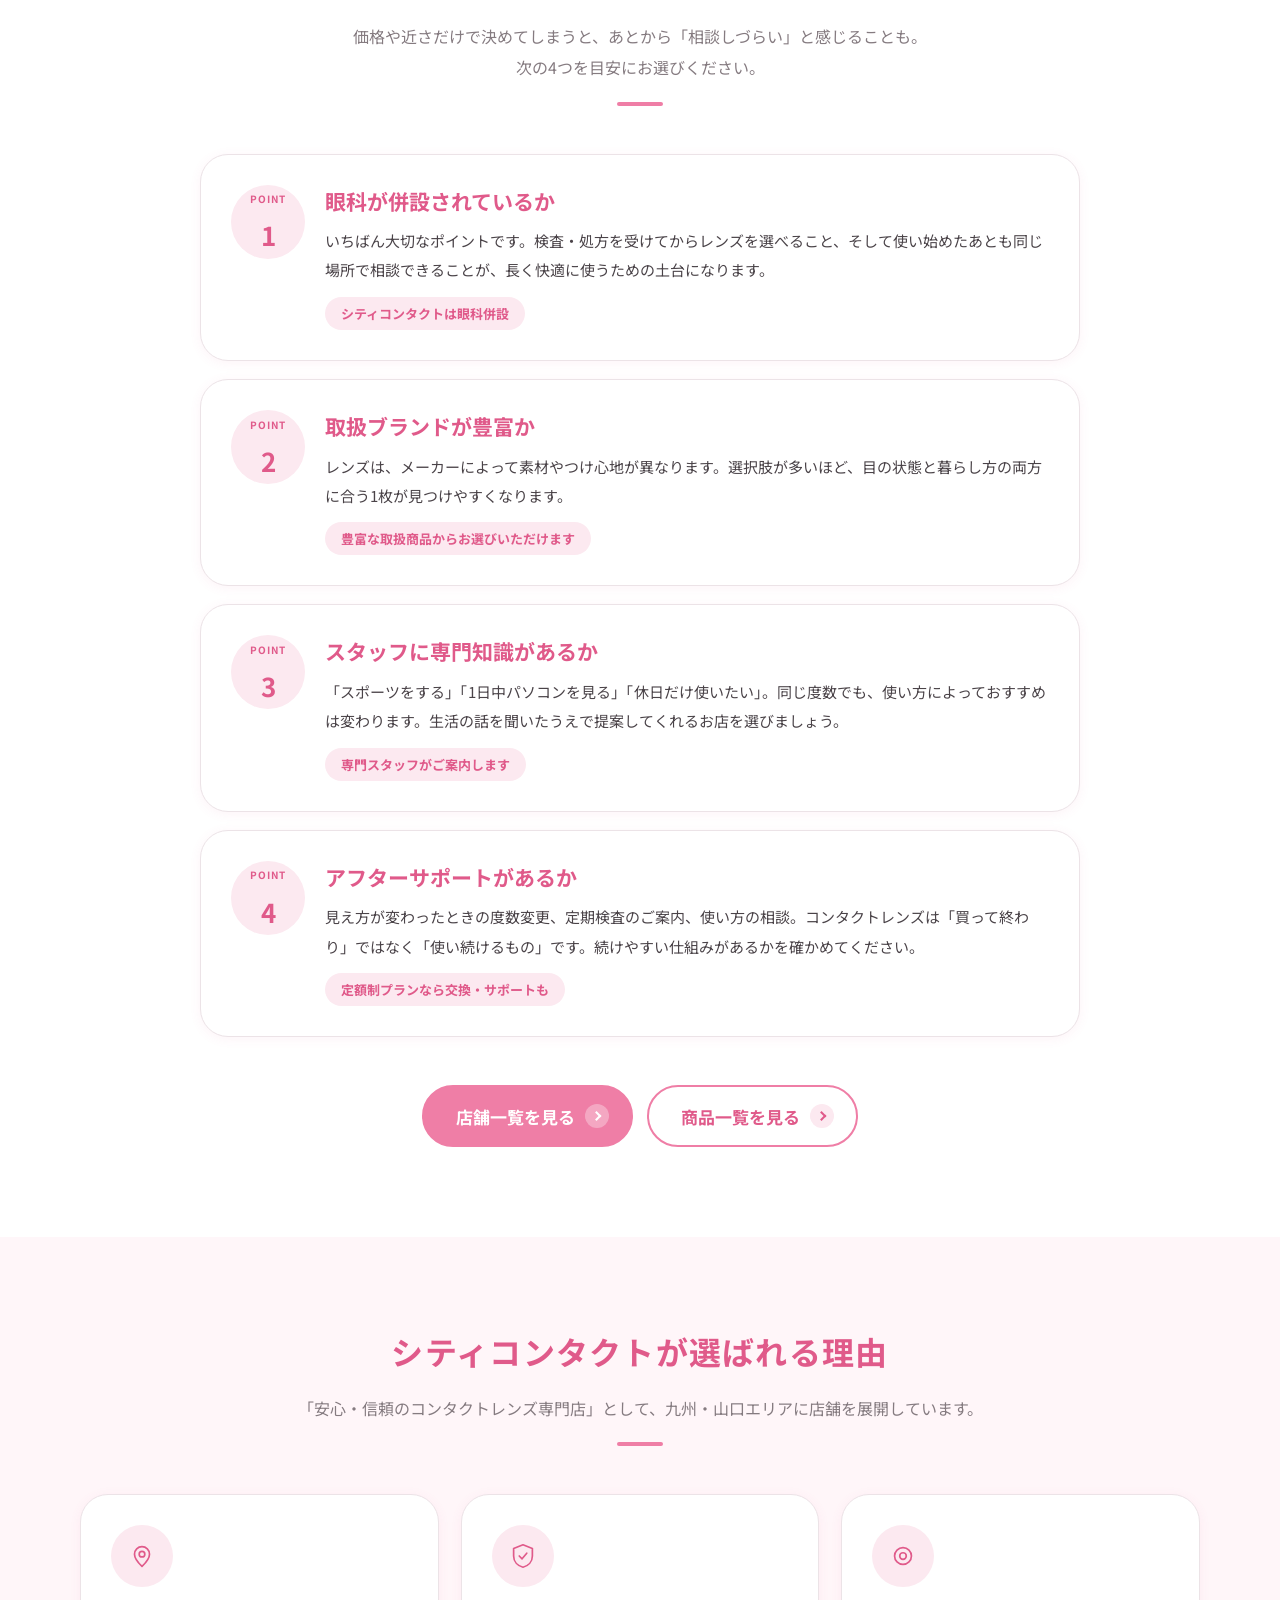
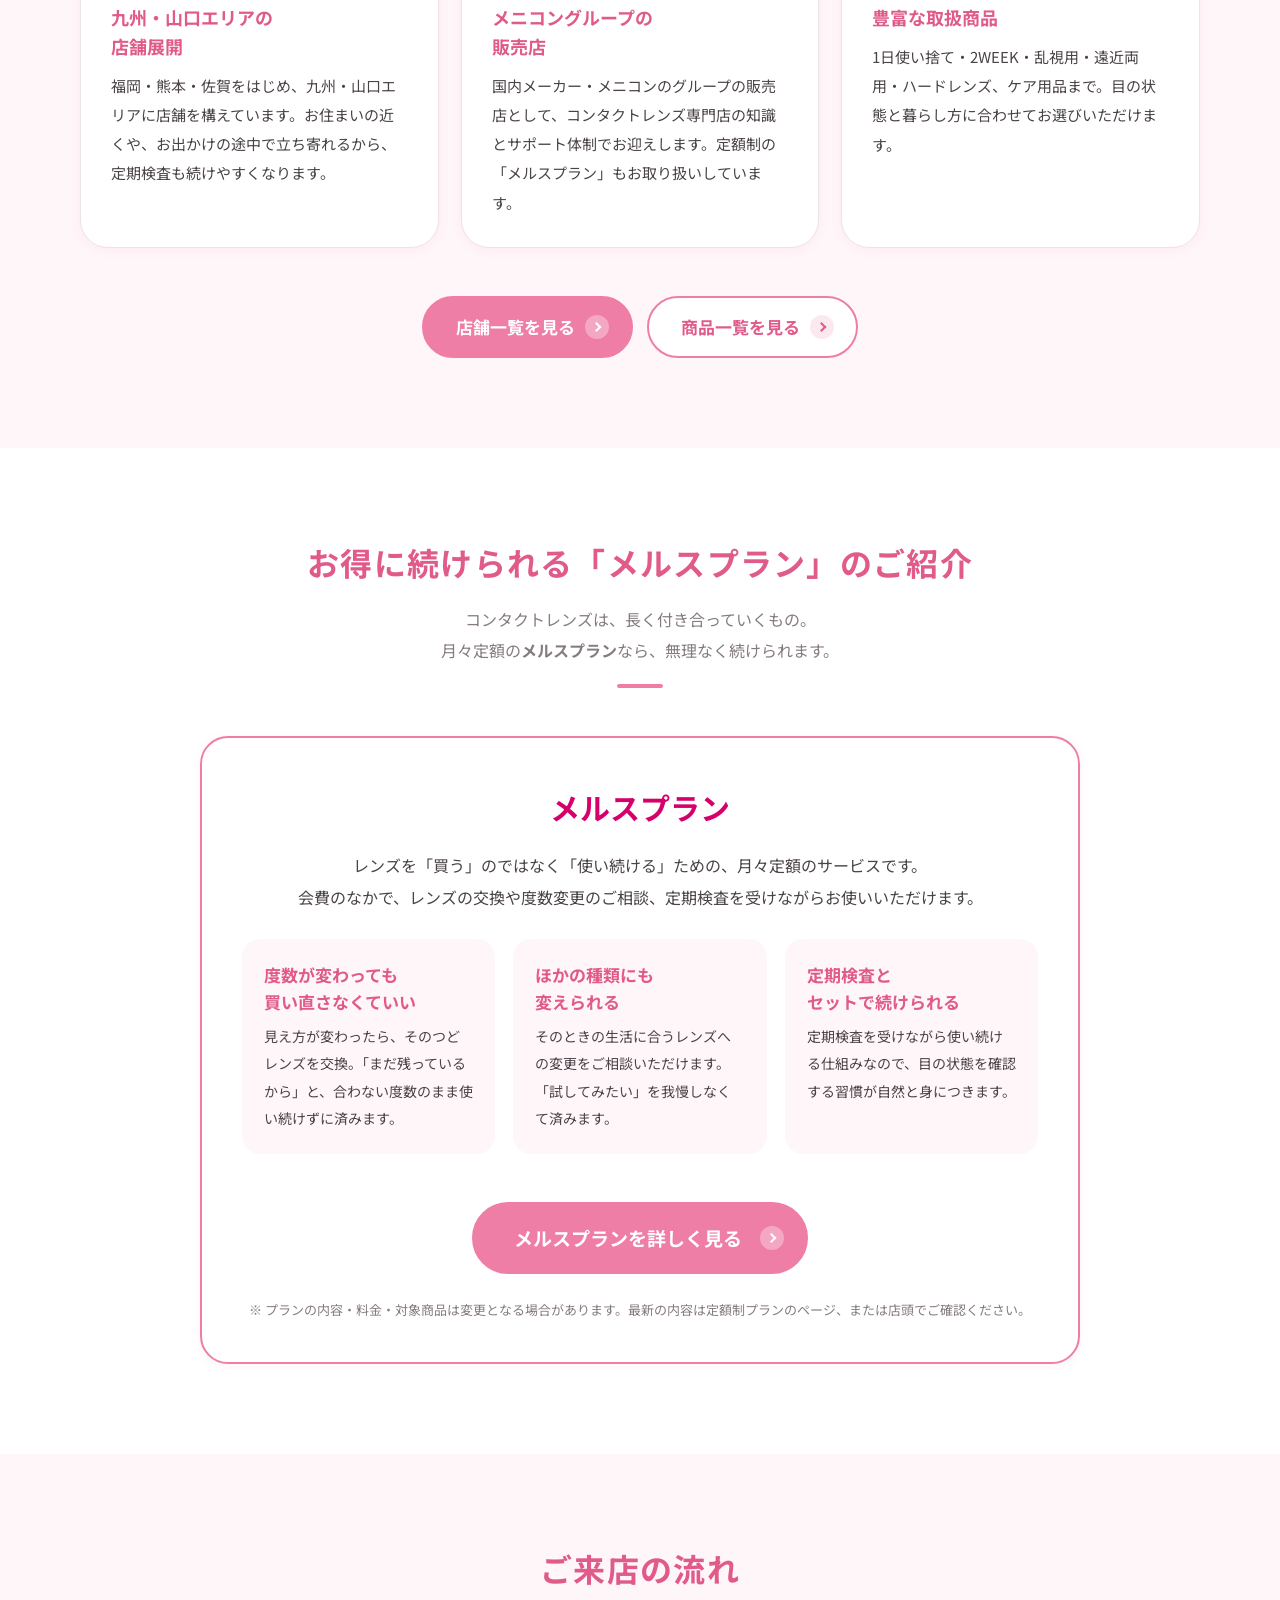
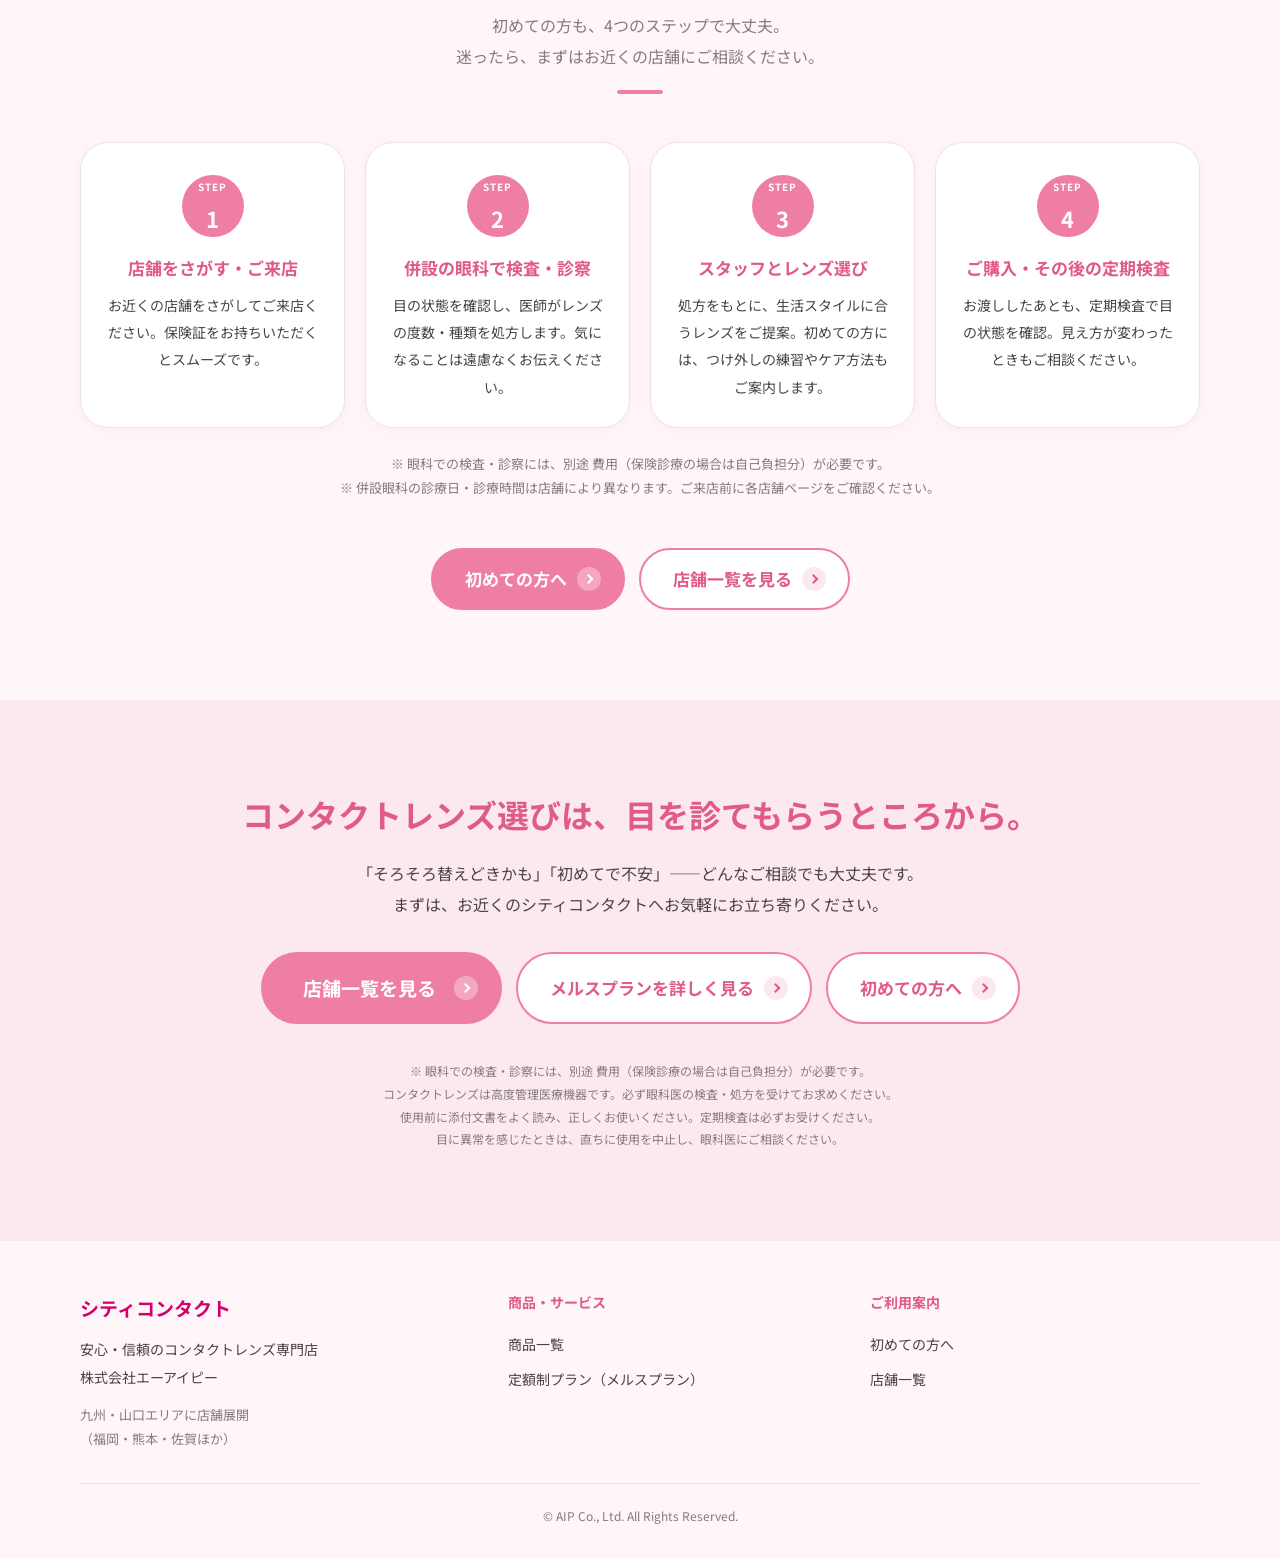
<file: eyeclinic/preview.html>
<!DOCTYPE html>
<html lang="ja">
<head>
<meta charset="UTF-8">
<meta name="viewport" content="width=device-width, initial-scale=1">

<!-- ================================================================
     メタ情報はすべて【仮】です。掲載URLが決まり次第、
     title / description / canonical / og:url / og:image をご調整ください。
     ================================================================ -->
<title>コンタクトレンズを購入するなら眼科併設のコンタクトショップへ｜シティコンタクト</title>
<meta name="description" content="コンタクトレンズは高度管理医療機器。だからこそ「どこで買うか」が大切です。眼科併設のコンタクトショップなら、検査・処方からレンズ選び、その後の定期検査まで同じ場所で。失敗しないコンタクトショップの選び方を、シティコンタクトがご紹介します。">
<meta name="keywords" content="コンタクトレンズ 眼科併設,コンタクト 購入 眼科,コンタクトショップ 選び方,シティコンタクト">

<!-- ▼▼▼ 確認用のため noindex を入れています。本番公開前に必ず削除してください ▼▼▼ -->
<meta name="robots" content="noindex, nofollow">
<!-- ▲▲▲ 本番公開前に、上の1行を削除 ▲▲▲ -->

<!-- #TODO 掲載URLが未確定のため仮設定 -->
<link rel="canonical" href="https://www.city-contact.com/column/eyeclinic/">
<meta property="og:type" content="article">
<meta property="og:site_name" content="シティコンタクト">
<meta property="og:title" content="コンタクトレンズを購入するなら、眼科併設のコンタクトショップを選びましょう！">
<meta property="og:description" content="検査・処方からレンズ選び、その後の定期検査まで同じ場所で。失敗しないコンタクトショップの選び方をご紹介します。">
<!-- #TODO OGP画像は未設定です。既存サイトの素材またはご支給素材を指定してください -->
<meta property="og:image" content="https://www.city-contact.com/column/eyeclinic/ogp.jpg">
<meta property="og:url" content="https://www.city-contact.com/column/eyeclinic/">
<meta name="twitter:card" content="summary_large_image">

<link rel="preconnect" href="https://fonts.googleapis.com">
<link rel="preconnect" href="https://fonts.gstatic.com" crossorigin>
<link href="https://fonts.googleapis.com/css2?family=Noto+Sans+JP:wght@400;500;700&display=swap" rel="stylesheet">
<style>
@charset "UTF-8";
/* =========================================================
   シティコンタクト｜眼科併設のコンタクトショップを選びましょう
   ---------------------------------------------------------
   トンマナの根拠：ご支給いただいたコーポレートサイトのスクリーンショット
     ・白背景＋ピンク／線は細く、角は大きく丸める（pill型ボタン）
     ・見出しはピンク文字・中央寄せ
     ・ボタンは「白地＋ピンク枠＋ピンク文字」と「ピンク塗り＋白文字」の2種
     ・右下に追従CTA（来店・相談会予約／店舗一覧）
   ※ カラーコードはスクリーンショットからの読み取り値です。
     実サイトの正式値をいただければ :root の差し替えだけで全体に反映されます。
   ========================================================= */

:root {
  --c-pink:        #ef7ea6;  /* メインピンク（塗りCTA・アイコン） */
  --c-pink-dark:   #e05a8a;  /* 濃いピンク（見出し・ホバー） */
  --c-pink-deep:   #d6006c;  /* アクセント（ロゴドット・強調） */
  --c-pink-light:  #fce9f0;  /* 淡いピンク（背景・枠） */
  --c-pink-pale:   #fff6f9;  /* さらに淡い背景 */
  --c-orange:      #f2903c;  /* ロゴドットの差し色 */

  --c-text:      #4a4348;
  --c-text-sub:  #857b80;
  --c-line:      #ece3e7;
  --c-bg:        #ffffff;

  --w-max: 1120px;
  --radius: 18px;
  --radius-lg: 28px;
  --shadow-sm: 0 2px 12px rgba(224, 90, 138, .07);
  --shadow:    0 8px 26px rgba(224, 90, 138, .13);
  --header-h: 72px;

  --font: "Noto Sans JP", "Hiragino Kaku Gothic ProN", "Hiragino Sans", "Yu Gothic", "Meiryo", sans-serif;
}

/* ---------- Reset ---------- */
*, *::before, *::after { box-sizing: border-box; }
html { scroll-behavior: smooth; scroll-padding-top: calc(var(--header-h) + 12px); }
body {
  margin: 0; font-family: var(--font); color: var(--c-text); background: var(--c-bg);
  line-height: 1.95; font-size: 16px; -webkit-font-smoothing: antialiased; text-size-adjust: 100%;
}
img, svg { max-width: 100%; height: auto; vertical-align: bottom; }
a { color: var(--c-pink-dark); text-decoration: none; transition: opacity .2s ease; }
a:hover { opacity: .72; }
ul, ol { margin: 0; padding: 0; list-style: none; }
h1, h2, h3, h4, p, figure, dl, dd { margin: 0; }
button { font-family: inherit; cursor: pointer; }

/* ---------- Layout utility ---------- */
.l-inner { width: min(100% - 40px, var(--w-max)); margin-inline: auto; }
.l-inner--narrow { width: min(100% - 40px, 880px); margin-inline: auto; }
.u-center { text-align: center; }
.u-mt-s { margin-top: 12px; }
.u-mt { margin-top: 24px; }
.u-mt-l { margin-top: 48px; }
.u-note { font-size: 13px; line-height: 1.85; color: var(--c-text-sub); }
.u-sp-only { display: none; }
.u-marker { background: linear-gradient(transparent 62%, rgba(239, 126, 166, .32) 62%); font-weight: 700; }

/* ---------- Section ---------- */
.p-section { padding: clamp(56px, 8vw, 90px) 0; }
.p-section--pale { background: var(--c-pink-pale); }
.p-section--light { background: var(--c-pink-light); }

/* 見出し：スクショの「目的に合わせてお選びいただけます」に倣い、ピンク文字・中央寄せ */
.c-heading { text-align: center; margin-bottom: clamp(30px, 5vw, 48px); }
.c-heading__ja {
  font-size: clamp(21px, 3.2vw, 32px); font-weight: 700; line-height: 1.55;
  color: var(--c-pink-dark); letter-spacing: .04em;
}
.c-heading__lead { margin-top: 16px; font-size: clamp(14px, 1.9vw, 16px); color: var(--c-text-sub); }
.c-heading::after {
  content: ""; display: block; width: 46px; height: 4px; border-radius: 2px;
  background: var(--c-pink); margin: 18px auto 0;
}
.c-subheading {
  text-align: center; font-size: clamp(18px, 2.5vw, 24px); font-weight: 700;
  color: var(--c-pink-dark); line-height: 1.6; margin-bottom: 22px;
}

/* ---------- Buttons（スクショ：pill型／白地＋ピンク枠 と ピンク塗り） ---------- */
.c-btn {
  position: relative; display: inline-flex; align-items: center; justify-content: center;
  min-height: 62px; padding: 12px 56px 12px 32px; border-radius: 999px; border: 2px solid var(--c-pink);
  font-size: clamp(15px, 2vw, 17px); font-weight: 700; line-height: 1.5; text-align: center;
  background: #fff; color: var(--c-pink-dark);
  transition: transform .2s ease, box-shadow .2s ease, background-color .2s ease, color .2s ease;
}
.c-btn::after {
  content: ""; position: absolute; right: 22px; top: 50%; translate: 0 -50%;
  width: 24px; height: 24px; border-radius: 50%; background: var(--c-pink-light);
}
.c-btn::before {
  content: ""; position: absolute; right: 31px; top: 50%; z-index: 1;
  width: 7px; height: 7px; border-top: 2px solid currentColor; border-right: 2px solid currentColor;
  rotate: 45deg; translate: 0 -50%;
}
.c-btn:hover { opacity: 1; transform: translateY(-2px); box-shadow: var(--shadow); }
.c-btn--fill { background: var(--c-pink); color: #fff; border-color: var(--c-pink); }
.c-btn--fill:hover { background: var(--c-pink-dark); border-color: var(--c-pink-dark); }
.c-btn--fill::after { background: rgba(255, 255, 255, .32); }
.c-btn--lg { min-height: 72px; font-size: clamp(16px, 2.2vw, 19px); padding-inline: 40px 64px; }
.c-ctaset { display: flex; flex-wrap: wrap; justify-content: center; gap: 14px; }

/* ---------- Header（スクショの再現：ロゴ＋ナビ＋検索＋MY PAGE／MENU） ---------- */
.l-header { position: sticky; top: 0; z-index: 100; background: #fff; border-bottom: 1px solid var(--c-line); }
.l-header__inner { min-height: var(--header-h); display: flex; align-items: center; gap: 22px; }
.l-header__logo { display: flex; align-items: center; gap: 12px; flex: none; }
.l-header__dots { display: grid; grid-template-columns: repeat(2, 13px); gap: 3px; flex: none; }
.l-header__dots i { width: 13px; height: 13px; border-radius: 50%; display: block; }
.l-header__name { font-size: 22px; font-weight: 700; letter-spacing: .06em; color: var(--c-pink-deep); white-space: nowrap; }
.l-header__nav { display: flex; align-items: center; gap: 22px; }
.l-header__nav a { color: var(--c-text); font-size: 14px; font-weight: 700; white-space: nowrap; letter-spacing: .02em; }
.l-header__nav a:hover { color: var(--c-pink-dark); }
.l-header__util { margin-left: auto; display: flex; align-items: center; gap: 18px; }
.l-header__search {
  display: flex; align-items: center; gap: 8px; width: 240px;
  border: 1px solid var(--c-line); border-radius: 999px; padding: 8px 16px;
  color: var(--c-text-sub); font-size: 13px;
}
.l-header__icon { text-align: center; font-size: 10px; color: var(--c-text-sub); letter-spacing: .06em; line-height: 1.3; }
.l-header__icon svg { display: block; margin: 0 auto 2px; }

/* アイコンナビ（スクショの区切り線つき横並び） */
.l-subnav { border-bottom: 1px solid var(--c-line); background: #fff; }
.l-subnav ul { display: flex; justify-content: center; flex-wrap: wrap; }
.l-subnav li { border-left: 1px solid var(--c-line); }
.l-subnav li:last-child { border-right: 1px solid var(--c-line); }
.l-subnav a {
  display: grid; place-items: center; gap: 6px; width: 148px; padding: 16px 8px;
  font-size: 12px; font-weight: 700; color: var(--c-text); text-align: center; line-height: 1.5;
}
.l-subnav a:hover { color: var(--c-pink-dark); }

/* パンくず */
.c-breadcrumb { padding: 12px 0; font-size: 12px; color: var(--c-text-sub); background: var(--c-pink-pale); }
.c-breadcrumb ol { display: flex; flex-wrap: wrap; gap: 8px; }
.c-breadcrumb li + li::before { content: "＞"; margin-right: 8px; color: #e0cdd5; }

/* ---------- ファーストビュー ---------- */
.p-hero { background: linear-gradient(170deg, #fff6f9 0%, #fce9f0 60%, #fff 100%); }
.p-hero__inner { padding: clamp(36px, 5.5vw, 66px) 0; text-align: center; }
.p-hero__badge {
  display: inline-block; background: var(--c-pink); color: #fff;
  font-size: 13px; font-weight: 700; padding: 7px 22px; border-radius: 999px; letter-spacing: .04em;
}
.p-hero__title {
  margin-top: 20px; font-size: clamp(23px, 4.2vw, 40px); font-weight: 700; line-height: 1.5;
  color: var(--c-pink-dark); letter-spacing: .02em;
}
.p-hero__title em { font-style: normal; color: var(--c-pink-deep); }
.p-hero__sub { margin-top: 22px; font-size: clamp(15px, 2vw, 18px); }
.p-hero__cta { margin-top: 30px; display: flex; flex-wrap: wrap; justify-content: center; gap: 14px; }
.p-hero__note { margin-top: 18px; font-size: 12px; color: var(--c-text-sub); }

/* ---------- 導入（結論を先に） ---------- */
.p-lead { padding: clamp(44px, 6vw, 66px) 0; }
.p-lead__box { background: var(--c-pink-pale); border: 2px solid var(--c-pink-light); border-radius: var(--radius-lg); padding: clamp(26px, 4vw, 42px); }
.p-lead__label { display: inline-block; background: var(--c-pink); color: #fff; font-size: 13px; font-weight: 700; padding: 5px 20px; border-radius: 999px; margin-bottom: 16px; }
.p-lead__title { font-size: clamp(18px, 2.5vw, 25px); font-weight: 700; color: var(--c-pink-dark); line-height: 1.6; }
.p-lead__text { margin-top: 16px; }

/* ---------- カード ---------- */
.c-cards { display: grid; grid-template-columns: repeat(auto-fit, minmax(min(260px, 100%), 1fr)); gap: 22px; }
.c-card { background: #fff; border: 1px solid var(--c-line); border-radius: var(--radius-lg); padding: clamp(22px, 3vw, 30px); box-shadow: var(--shadow-sm); transition: transform .25s ease, box-shadow .25s ease; }
.c-card:hover { transform: translateY(-4px); box-shadow: var(--shadow); }
.c-card__icon { display: grid; place-items: center; width: 62px; height: 62px; border-radius: 50%; background: var(--c-pink-light); margin-bottom: 16px; }
.c-card__title { font-size: 18px; font-weight: 700; line-height: 1.6; margin-bottom: 10px; color: var(--c-pink-dark); }
.c-card__text { font-size: 15px; }

/* ---------- 比較 ---------- */
.p-compare { display: grid; grid-template-columns: repeat(auto-fit, minmax(min(320px, 100%), 1fr)); gap: 22px; }
.p-compare__item { background: #fff; border: 1px solid var(--c-line); border-radius: var(--radius-lg); padding: clamp(24px, 3vw, 32px); box-shadow: var(--shadow-sm); }
.p-compare__item--main { border: 2px solid var(--c-pink); background: var(--c-pink-pale); }
.p-compare__label { display: inline-block; font-size: 13px; font-weight: 700; border-radius: 999px; padding: 5px 18px; margin-bottom: 14px; background: #f2eef0; color: var(--c-text); }
.p-compare__item--main .p-compare__label { background: var(--c-pink); color: #fff; }
.p-compare__title { font-size: clamp(16px, 2.1vw, 20px); font-weight: 700; color: var(--c-pink-dark); line-height: 1.6; }
.p-compare__list { margin-top: 16px; }
.p-compare__list li { position: relative; padding-left: 28px; margin-bottom: 10px; font-size: 15px; }
.p-compare__list li::before { content: ""; position: absolute; left: 4px; top: 12px; width: 14px; height: 8px; border-left: 3px solid var(--c-pink); border-bottom: 3px solid var(--c-pink); rotate: -45deg; }
.p-compare__item:not(.p-compare__item--main) .p-compare__list li::before { border-color: #cfc4c9; }

/* ---------- 選び方の4ポイント ---------- */
.p-point { display: grid; gap: 18px; }
.p-point__item { display: grid; grid-template-columns: 74px 1fr; gap: 20px; align-items: start; background: #fff; border: 1px solid var(--c-line); border-radius: var(--radius-lg); padding: clamp(22px, 3vw, 30px); box-shadow: var(--shadow-sm); }
.p-point__no { display: grid; place-items: center; width: 74px; height: 74px; border-radius: 50%; background: var(--c-pink-light); color: var(--c-pink-dark); line-height: 1.1; }
.p-point__no small { display: block; font-size: 10px; font-weight: 700; letter-spacing: .1em; }
.p-point__no strong { font-size: 26px; font-weight: 700; }
.p-point__title { font-size: clamp(17px, 2.1vw, 21px); font-weight: 700; color: var(--c-pink-dark); line-height: 1.6; margin-bottom: 8px; }
.p-point__text { font-size: 15px; }
.p-point__tag { display: inline-block; margin-top: 12px; font-size: 13px; font-weight: 700; color: var(--c-pink-dark); background: var(--c-pink-light); border-radius: 999px; padding: 4px 16px; }

/* ---------- 流れ図（HTML/CSSで作図。画像は使いません） ---------- */
.p-diagram { display: grid; grid-template-columns: 1fr 64px 1fr; align-items: stretch; gap: 0; background: #fff; border-radius: var(--radius-lg); padding: clamp(20px, 3vw, 32px); box-shadow: var(--shadow-sm); }
.p-diagram__col { border: 2px solid var(--c-pink-light); border-radius: var(--radius); overflow: hidden; }
.p-diagram__head { background: var(--c-pink); color: #fff; font-weight: 700; text-align: center; padding: 10px; font-size: 16px; }
.p-diagram__col--shop .p-diagram__head { background: var(--c-pink-deep); }
.p-diagram__body { padding: 20px; }
.p-diagram__body li { position: relative; padding-left: 22px; font-size: 15px; margin-bottom: 8px; }
.p-diagram__body li::before { content: ""; position: absolute; left: 0; top: 12px; width: 9px; height: 9px; border-radius: 50%; background: var(--c-pink); }
.p-diagram__arrow { display: flex; flex-direction: column; align-items: center; justify-content: center; color: var(--c-pink-dark); font-size: 12px; font-weight: 700; gap: 2px; }
.p-diagram__arrow span:last-child { font-size: 26px; line-height: 1; }
.p-diagram__caption { margin-top: 16px; font-size: 14px; color: var(--c-text-sub); text-align: center; }

/* ---------- メルスプラン ---------- */
.p-plan { background: #fff; border: 2px solid var(--c-pink); border-radius: var(--radius-lg); padding: clamp(26px, 4vw, 40px); box-shadow: var(--shadow-sm); }
.p-plan__name { font-size: clamp(22px, 3vw, 30px); font-weight: 700; color: var(--c-pink-deep); text-align: center; }
.p-plan__desc { margin-top: 14px; text-align: center; }
.p-plan__merit { margin-top: 26px; display: grid; grid-template-columns: repeat(auto-fit, minmax(min(240px, 100%), 1fr)); gap: 18px; }
.p-plan__merit article { background: var(--c-pink-pale); border-radius: var(--radius); padding: 22px; }
.p-plan__merit h4 { font-size: 17px; font-weight: 700; color: var(--c-pink-dark); margin-bottom: 8px; line-height: 1.6; }
.p-plan__merit p { font-size: 14px; }

/* ---------- ご来店の流れ ---------- */
.p-flow { display: grid; grid-template-columns: repeat(auto-fit, minmax(min(230px, 100%), 1fr)); gap: 20px; }
.p-flow__item { background: #fff; border: 1px solid var(--c-line); border-radius: var(--radius-lg); padding: 26px 22px; box-shadow: var(--shadow-sm); text-align: center; }
.p-flow__step { display: inline-grid; place-items: center; width: 62px; height: 62px; border-radius: 50%; background: var(--c-pink); color: #fff; line-height: 1.1; margin-bottom: 14px; }
.p-flow__step small { display: block; font-size: 10px; letter-spacing: .1em; font-weight: 700; }
.p-flow__step strong { font-size: 22px; font-weight: 700; }
.p-flow__title { font-size: 17px; font-weight: 700; color: var(--c-pink-dark); margin-bottom: 8px; }
.p-flow__text { font-size: 14px; }

/* ---------- CV ---------- */
.p-cv { background: var(--c-pink-light); text-align: center; }
.p-cv__title { font-size: clamp(20px, 3.2vw, 32px); font-weight: 700; line-height: 1.55; color: var(--c-pink-dark); }
.p-cv__lead { margin-top: 18px; }
.p-cv__btns { margin-top: 32px; display: flex; flex-wrap: wrap; justify-content: center; gap: 14px; }
.p-cv__caution { margin-top: 36px; font-size: 12px; color: var(--c-text-sub); line-height: 1.9; }

/* ---------- 右下追従CTA（スクショ準拠） ---------- */
.p-float-cta {
  position: fixed; right: 20px; bottom: 20px; z-index: 90; display: flex; align-items: stretch;
  background: var(--c-pink); border-radius: 999px; box-shadow: var(--shadow); overflow: hidden;
}
.p-float-cta a { display: flex; align-items: center; gap: 8px; padding: 14px 22px; color: #fff; font-size: 14px; font-weight: 700; white-space: nowrap; }
.p-float-cta a + a { border-left: 1px solid rgba(255, 255, 255, .45); }

/* ---------- Footer ---------- */
.l-footer { background: var(--c-pink-pale); padding: 48px 0 32px; font-size: 14px; }
.l-footer a { color: var(--c-text); }
.l-footer__top { display: grid; grid-template-columns: 1.2fr 1fr 1fr; gap: 32px; }
.l-footer__brand strong { display: block; font-size: 19px; color: var(--c-pink-deep); margin-bottom: 10px; }
.l-footer__nav h3 { font-size: 14px; color: var(--c-pink-dark); margin-bottom: 14px; }
.l-footer__nav li { margin-bottom: 8px; }
.l-footer__bottom { margin-top: 32px; padding-top: 20px; border-top: 1px solid var(--c-line); text-align: center; font-size: 12px; color: var(--c-text-sub); }

/* ---------- Animation ---------- */
.js-fade { opacity: 0; transform: translateY(24px); transition: opacity .7s ease, transform .7s ease; }
.js-fade.is-visible { opacity: 1; transform: none; }
@media (prefers-reduced-motion: reduce) {
  html { scroll-behavior: auto; }
  .js-fade { opacity: 1; transform: none; transition: none; }
  * { animation-duration: .001ms !important; transition-duration: .001ms !important; }
}

/* ---------- Responsive ---------- */
@media (max-width: 1180px) {
  .l-header__search { display: none; }
}
@media (max-width: 980px) {
  .l-header__nav { display: none; }
  .l-subnav a { width: 118px; font-size: 11px; }
  .l-footer__top { grid-template-columns: 1fr; }
}
@media (max-width: 700px) {
  .p-diagram { grid-template-columns: 1fr; gap: 14px; }
  .p-diagram__arrow { flex-direction: row; gap: 8px; padding: 4px 0; }
  .p-diagram__arrow span:last-child { rotate: 90deg; }
}
@media (max-width: 640px) {
  body { font-size: 15px; padding-bottom: 84px; }
  .l-inner, .l-inner--narrow { width: calc(100% - 32px); }
  .u-sp-only { display: block; }
  .l-subnav { overflow-x: auto; }
  .l-subnav ul { justify-content: flex-start; flex-wrap: nowrap; }
  .l-subnav a { width: 106px; }
  .p-hero__cta .c-btn, .c-ctaset .c-btn, .p-cv__btns .c-btn { width: 100%; }
  .p-point__item { grid-template-columns: 1fr; gap: 12px; }
  .p-hero__title { font-size: 21px; letter-spacing: 0; line-height: 1.6; }
  .c-heading__ja { letter-spacing: .01em; }
  .p-float-cta { right: 0; left: 0; bottom: 0; border-radius: 0; }
  .p-float-cta a { flex: 1; justify-content: center; padding: 14px 8px; font-size: 13px; }
}

</style>
</head>
<body>

<!-- ===================== HEADER =====================
     ここは実際のサイト組み込み時に共通ヘッダーに差し替えてください。
     ご支給のスクリーンショットをもとに、ロゴ・グローバルナビ・検索窓・
     MY PAGE / MENU の並びを目視で再現した簡易版です。
     ================================================== -->
<header class="l-header">
  <div class="l-inner l-header__inner">
    <a class="l-header__logo" href="https://www.city-contact.com/">
      <span class="l-header__dots" aria-hidden="true">
        <i style="background:#ef7ea6"></i><i style="background:#f2903c"></i>
        <i style="background:#d6006c"></i><i style="background:#f5b8cd"></i>
      </span>
      <span class="l-header__name">シティコンタクト</span>
    </a>
    <nav class="l-header__nav" aria-label="グローバルナビゲーション">
      <!-- #TODO クーポン・特典／キャンペーン／シティメガネのURLは要確認 -->
      <a href="#TODO">クーポン・特典</a>
      <a href="#TODO">キャンペーン</a>
      <a href="https://www.city-contact.com/subscription/">定額制プラン</a>
      <a href="#TODO">シティメガネ</a>
    </nav>
    <div class="l-header__util">
      <span class="l-header__search" aria-hidden="true">
        <svg width="16" height="16" viewBox="0 0 24 24" fill="none" stroke="#857b80" stroke-width="2"><circle cx="11" cy="11" r="7"/><path d="M20 20l-4-4" stroke-linecap="round"/></svg>
        商品・キーワードで検索
      </span>
      <span class="l-header__icon">
        <svg width="24" height="24" viewBox="0 0 24 24" fill="none" stroke="#4a4348" stroke-width="1.6"><circle cx="12" cy="8" r="4"/><path d="M4 21c0-4.4 3.6-7 8-7s8 2.6 8 7" stroke-linecap="round"/></svg>
        MY PAGE
      </span>
      <span class="l-header__icon">
        <svg width="24" height="24" viewBox="0 0 24 24" fill="none" stroke="#4a4348" stroke-width="1.8"><path d="M3 7h18M3 12h18M3 17h18" stroke-linecap="round"/></svg>
        MENU
      </span>
    </div>
  </div>
</header>

<!-- アイコンナビ（スクリーンショットの区切り線つき横並びを再現） -->
<nav class="l-subnav" aria-label="カテゴリナビゲーション">
  <ul>
    <li><a href="https://www.city-contact.com/subscription/">
      <svg width="30" height="30" viewBox="0 0 32 32" fill="none" stroke="#ef7ea6" stroke-width="1.6"><path d="M6 11h20v10H6z" stroke-linejoin="round"/><path d="M6 15h20M16 11v10" stroke-linecap="round"/></svg>
      定額制プラン</a></li>
    <li><a href="https://www.city-contact.com/beginner/">
      <svg width="30" height="30" viewBox="0 0 32 32" fill="none" stroke="#ef7ea6" stroke-width="1.6"><path d="M8 7h11l5 5v13H8z" stroke-linejoin="round"/><path d="M12 15h8M12 19h8" stroke-linecap="round"/></svg>
      初めての方</a></li>
    <li><a href="https://www.city-contact.com/item/">
      <svg width="30" height="30" viewBox="0 0 32 32" fill="none" stroke="#ef7ea6" stroke-width="1.6"><circle cx="16" cy="16" r="8"/><circle cx="16" cy="16" r="3"/></svg>
      商品一覧</a></li>
    <li><a href="https://www.city-contact.com/shop/">
      <svg width="30" height="30" viewBox="0 0 32 32" fill="none" stroke="#ef7ea6" stroke-width="1.6"><path d="M16 27s8-7.6 8-13a8 8 0 1 0-16 0c0 5.4 8 13 8 13z" stroke-linejoin="round"/><circle cx="16" cy="14" r="3"/></svg>
      店舗一覧</a></li>
  </ul>
</nav>
<!-- ===================== /HEADER ===================== -->

<!-- #TODO パンくずの階層は仮です -->
<nav class="c-breadcrumb" aria-label="パンくずリスト">
  <div class="l-inner">
    <ol>
      <li><a href="https://www.city-contact.com/">ホーム</a></li>
      <li><a href="https://www.city-contact.com/beginner/">初めての方</a></li>
      <li>眼科併設のコンタクトショップを選びましょう</li>
    </ol>
  </div>
</nav>

<main>

  <!-- ========== ファーストビュー（H1） ========== -->
  <section class="p-hero">
    <div class="l-inner p-hero__inner">
      <span class="p-hero__badge">失敗しないコンタクトレンズの買い方</span>
      <h1 class="p-hero__title">
        コンタクトレンズを購入するなら、<br>
        <em>眼科併設のコンタクトショップ</em>を選びましょう！
      </h1>
      <p class="p-hero__sub">
        コンタクトレンズは、目に直接のせて使う<span class="u-marker">高度管理医療機器</span>です。<br>
        だからこそ「どこで買うか」は、レンズ選びと同じくらい大切。<br>
        眼科併設のショップなら、検査・処方からレンズ選び、その後の定期検査まで同じ場所で続けられます。
      </p>
      <div class="p-hero__cta">
        <a class="c-btn c-btn--fill c-btn--lg" href="https://www.city-contact.com/shop/">店舗一覧を見る</a>
        <a class="c-btn" href="#reason">眼科併設が安心な理由</a>
      </div>
      <p class="p-hero__note">※ 眼科での検査・診察には、別途 費用（保険診療の場合は自己負担分）が必要です。</p>
    </div>
  </section>

  <!-- ========== 導入文（結論を先に） ========== -->
  <section class="p-lead">
    <div class="l-inner--narrow js-fade">
      <div class="p-lead__box">
        <span class="p-lead__label">はじめに（結論）</span>
        <h2 class="p-lead__title">コンタクトショップ選びで迷ったら、<br class="u-sp-only">「眼科が併設されているお店」を選べば安心です。</h2>
        <p class="p-lead__text">
          コンタクトレンズは、同じ「よく見える度数」でも、<strong>目のカーブや涙の状態によって、合うレンズが変わります</strong>。
          自分に合うかどうかは、目を診てもらってはじめて分かるもの。
        </p>
        <p class="p-lead__text">
          眼科が併設されたコンタクトショップなら、<strong>検査・処方を受けて、その内容をもとにレンズを選び、使い始めたあとも同じ場所で相談できます</strong>。
          初めての方にも、長く使っている方にも、いちばん迷いの少ない選び方です。
          このページでは、その理由と、失敗しないお店選びのポイントをやさしくご紹介します。
        </p>
      </div>
    </div>
  </section>

  <!-- ========== H2：なぜ「眼科併設」が安心なのか ========== -->
  <section class="p-section p-section--pale" id="reason">
    <div class="l-inner js-fade">
      <div class="c-heading">
        <h2 class="c-heading__ja">なぜ「眼科併設」が安心なのか</h2>
        <p class="c-heading__lead">理由はシンプルで、<strong>目を診てもらう場所と、レンズを選ぶ場所が同じ</strong>だからです。<br>買う前も、買ったあとも、迷ったときにすぐ相談できます。</p>
      </div>

      <!-- 流れ図：画像ではなくHTML/CSSで作図しています -->
      <div class="p-diagram">
        <div class="p-diagram__col">
          <p class="p-diagram__head">併設の眼科</p>
          <div class="p-diagram__body">
            <ul>
              <li>目の状態を検査・診察</li>
              <li>レンズの度数・種類を処方</li>
              <li>定期検査で経過を確認</li>
            </ul>
          </div>
        </div>
        <div class="p-diagram__arrow" aria-hidden="true">
          <span>処方</span><span>→</span>
        </div>
        <div class="p-diagram__col p-diagram__col--shop">
          <p class="p-diagram__head">コンタクトショップ</p>
          <div class="p-diagram__body">
            <ul>
              <li>処方にもとづいてレンズを選定</li>
              <li>つけ外し・ケア方法のご案内</li>
              <li>購入後の相談・アフターサポート</li>
            </ul>
          </div>
        </div>
      </div>
      <p class="p-diagram__caption">検査・処方 → レンズ選び → 定期検査。ひとつづきの流れで受けられます。</p>

      <div class="c-cards u-mt-l">
        <article class="c-card">
          <div class="c-card__icon" aria-hidden="true">
            <svg width="30" height="30" viewBox="0 0 32 32" fill="none" stroke="#e05a8a" stroke-width="1.8"><path d="M4 16s4.5-7 12-7 12 7 12 7-4.5 7-12 7-12-7-12-7z" stroke-linejoin="round"/><circle cx="16" cy="16" r="3.5"/></svg>
          </div>
          <h3 class="c-card__title">買う前に、<br>目の状態を診てもらえる</h3>
          <p class="c-card__text">視力だけでなく、目のカーブや涙の状態も確認したうえでの処方になります。「見えるけれど、なんとなく疲れる」を防ぐ第一歩です。</p>
        </article>
        <article class="c-card">
          <div class="c-card__icon" aria-hidden="true">
            <svg width="30" height="30" viewBox="0 0 32 32" fill="none" stroke="#e05a8a" stroke-width="1.8"><path d="M9 5h14v22H9z" stroke-linejoin="round"/><path d="M13 12h6M13 17h6M13 22h4" stroke-linecap="round"/></svg>
          </div>
          <h3 class="c-card__title">処方にもとづいて、<br>レンズを選べる</h3>
          <p class="c-card__text">検査の結果を持って、そのまま店舗へ。スタッフが処方内容を踏まえて、生活スタイルに合うレンズをご提案します。</p>
        </article>
        <article class="c-card">
          <div class="c-card__icon" aria-hidden="true">
            <svg width="30" height="30" viewBox="0 0 32 32" fill="none" stroke="#e05a8a" stroke-width="1.8"><path d="M6 8h20v14H14l-6 5v-5H6z" stroke-linejoin="round"/></svg>
          </div>
          <h3 class="c-card__title">気になることがあれば、<br>すぐ相談できる</h3>
          <p class="c-card__text">ゴロゴロする、見え方が変わってきた——そんなときも、いつものお店で相談できます。「どこに行けばいいの？」と迷いません。</p>
        </article>
        <article class="c-card">
          <div class="c-card__icon" aria-hidden="true">
            <svg width="30" height="30" viewBox="0 0 32 32" fill="none" stroke="#e05a8a" stroke-width="1.8"><path d="M7 6h18v20H7z" stroke-linejoin="round"/><path d="M11 3v5M21 3v5M11 15h10M11 20h6" stroke-linecap="round"/></svg>
          </div>
          <h3 class="c-card__title">定期検査を、<br>続けやすい</h3>
          <p class="c-card__text">コンタクトレンズは、調子がよくても定期検査が欠かせません。レンズを買う場所と検査を受ける場所が同じだから、無理なく続けられます。</p>
        </article>
      </div>

      <h3 class="c-subheading u-mt-l">処方を受けずに購入する場合との違い</h3>
      <div class="p-compare">
        <div class="p-compare__item p-compare__item--main">
          <span class="p-compare__label">眼科併設のコンタクトショップ</span>
          <h4 class="p-compare__title">検査・レンズ選び・その後の相談が、ひとつながり。</h4>
          <ul class="p-compare__list">
            <li>眼科医の検査・処方を受けてから購入できる</li>
            <li>目の状態や生活に合わせて、レンズの種類を相談できる</li>
            <li>つけ外しやケア方法を、その場で教えてもらえる</li>
            <li>定期検査やアフターサポートまで、同じ場所で続けられる</li>
          </ul>
        </div>
        <div class="p-compare__item">
          <span class="p-compare__label">ご自身で度数を指定して購入する場合</span>
          <h4 class="p-compare__title">手軽な一方で、目の状態を確かめる機会がありません。</h4>
          <ul class="p-compare__list">
            <li>以前の度数のまま購入してしまうことがある</li>
            <li>目に合っているかどうかを確認する機会がない</li>
            <li>違和感が出たときの相談先が決まっていない</li>
            <li>定期検査のきっかけがつくりにくい</li>
          </ul>
        </div>
      </div>
      <p class="u-note u-mt">
        ※ コンタクトレンズは高度管理医療機器です。購入方法にかかわらず、眼科医の検査・処方を受け、定期検査を受けながらお使いください。<br>
        ※ 目に異常を感じたときは、レンズの使用を中止して眼科医にご相談ください。
      </p>

      <div class="c-ctaset u-mt-l">
        <a class="c-btn c-btn--fill" href="https://www.city-contact.com/shop/">店舗一覧を見る</a>
        <a class="c-btn" href="https://www.city-contact.com/beginner/">初めての方へ</a>
      </div>
    </div>
  </section>

  <!-- ========== H2：コンタクトショップ選びで失敗しないポイント ========== -->
  <section class="p-section" id="point">
    <div class="l-inner--narrow js-fade">
      <div class="c-heading">
        <h2 class="c-heading__ja">コンタクトショップ選びで<br class="u-sp-only">失敗しないポイント</h2>
        <p class="c-heading__lead">価格や近さだけで決めてしまうと、あとから「相談しづらい」と感じることも。<br>次の4つを目安にお選びください。</p>
      </div>

      <div class="p-point">
        <article class="p-point__item">
          <span class="p-point__no"><small>POINT</small><strong>1</strong></span>
          <div>
            <h3 class="p-point__title">眼科が併設されているか</h3>
            <p class="p-point__text">いちばん大切なポイントです。検査・処方を受けてからレンズを選べること、そして使い始めたあとも同じ場所で相談できることが、長く快適に使うための土台になります。</p>
            <span class="p-point__tag">シティコンタクトは眼科併設</span>
          </div>
        </article>
        <article class="p-point__item">
          <span class="p-point__no"><small>POINT</small><strong>2</strong></span>
          <div>
            <h3 class="p-point__title">取扱ブランドが豊富か</h3>
            <p class="p-point__text">レンズは、メーカーによって素材やつけ心地が異なります。選択肢が多いほど、目の状態と暮らし方の両方に合う1枚が見つけやすくなります。</p>
            <span class="p-point__tag">豊富な取扱商品からお選びいただけます</span>
          </div>
        </article>
        <article class="p-point__item">
          <span class="p-point__no"><small>POINT</small><strong>3</strong></span>
          <div>
            <h3 class="p-point__title">スタッフに専門知識があるか</h3>
            <p class="p-point__text">「スポーツをする」「1日中パソコンを見る」「休日だけ使いたい」。同じ度数でも、使い方によっておすすめは変わります。生活の話を聞いたうえで提案してくれるお店を選びましょう。</p>
            <span class="p-point__tag">専門スタッフがご案内します</span>
          </div>
        </article>
        <article class="p-point__item">
          <span class="p-point__no"><small>POINT</small><strong>4</strong></span>
          <div>
            <h3 class="p-point__title">アフターサポートがあるか</h3>
            <p class="p-point__text">見え方が変わったときの度数変更、定期検査のご案内、使い方の相談。コンタクトレンズは「買って終わり」ではなく「使い続けるもの」です。続けやすい仕組みがあるかを確かめてください。</p>
            <span class="p-point__tag">定額制プランなら交換・サポートも</span>
          </div>
        </article>
      </div>

      <div class="c-ctaset u-mt-l">
        <a class="c-btn c-btn--fill" href="https://www.city-contact.com/shop/">店舗一覧を見る</a>
        <a class="c-btn" href="https://www.city-contact.com/item/">商品一覧を見る</a>
      </div>
    </div>
  </section>

  <!-- ========== H2：シティコンタクトが選ばれる理由 ========== -->
  <section class="p-section p-section--pale" id="about">
    <div class="l-inner js-fade">
      <div class="c-heading">
        <h2 class="c-heading__ja">シティコンタクトが選ばれる理由</h2>
        <p class="c-heading__lead">「安心・信頼のコンタクトレンズ専門店」として、九州・山口エリアに店舗を展開しています。</p>
      </div>

      <div class="c-cards">
        <article class="c-card">
          <div class="c-card__icon" aria-hidden="true">
            <svg width="30" height="30" viewBox="0 0 32 32" fill="none" stroke="#e05a8a" stroke-width="1.8"><path d="M16 27s8-7.6 8-13a8 8 0 1 0-16 0c0 5.4 8 13 8 13z" stroke-linejoin="round"/><circle cx="16" cy="14" r="3"/></svg>
          </div>
          <h3 class="c-card__title">九州・山口エリアの<br>店舗展開</h3>
          <p class="c-card__text">福岡・熊本・佐賀をはじめ、九州・山口エリアに店舗を構えています。お住まいの近くや、お出かけの途中で立ち寄れるから、定期検査も続けやすくなります。</p>
        </article>
        <article class="c-card">
          <div class="c-card__icon" aria-hidden="true">
            <svg width="30" height="30" viewBox="0 0 32 32" fill="none" stroke="#e05a8a" stroke-width="1.8"><path d="M16 4l10 4v8c0 6-4.3 10.5-10 12-5.7-1.5-10-6-10-12V8z" stroke-linejoin="round"/><path d="M12 16l3 3 5-6" stroke-linecap="round" stroke-linejoin="round"/></svg>
          </div>
          <h3 class="c-card__title">メニコングループの<br>販売店</h3>
          <p class="c-card__text">国内メーカー・メニコンのグループの販売店として、コンタクトレンズ専門店の知識とサポート体制でお迎えします。定額制の「メルスプラン」もお取り扱いしています。</p>
        </article>
        <article class="c-card">
          <div class="c-card__icon" aria-hidden="true">
            <svg width="30" height="30" viewBox="0 0 32 32" fill="none" stroke="#e05a8a" stroke-width="1.8"><circle cx="16" cy="16" r="9"/><circle cx="16" cy="16" r="3.5"/></svg>
          </div>
          <h3 class="c-card__title">豊富な取扱商品</h3>
          <p class="c-card__text">1日使い捨て・2WEEK・乱視用・遠近両用・ハードレンズ、ケア用品まで。目の状態と暮らし方に合わせてお選びいただけます。</p>
        </article>
      </div>

      <div class="c-ctaset u-mt-l">
        <a class="c-btn c-btn--fill" href="https://www.city-contact.com/shop/">店舗一覧を見る</a>
        <a class="c-btn" href="https://www.city-contact.com/item/">商品一覧を見る</a>
      </div>
    </div>
  </section>

  <!-- ========== H2：お得に続けられる「メルスプラン」のご紹介 ========== -->
  <section class="p-section" id="plan">
    <div class="l-inner--narrow js-fade">
      <div class="c-heading">
        <h2 class="c-heading__ja">お得に続けられる<br class="u-sp-only">「メルスプラン」のご紹介</h2>
        <p class="c-heading__lead">コンタクトレンズは、長く付き合っていくもの。<br>月々定額の<strong>メルスプラン</strong>なら、無理なく続けられます。</p>
      </div>

      <div class="p-plan">
        <p class="p-plan__name">メルスプラン</p>
        <p class="p-plan__desc">
          レンズを「買う」のではなく「使い続ける」ための、月々定額のサービスです。<br>
          会費のなかで、レンズの交換や度数変更のご相談、定期検査を受けながらお使いいただけます。
        </p>
        <div class="p-plan__merit">
          <article>
            <h4>度数が変わっても<br>買い直さなくていい</h4>
            <p>見え方が変わったら、そのつどレンズを交換。「まだ残っているから」と、合わない度数のまま使い続けずに済みます。</p>
          </article>
          <article>
            <h4>ほかの種類にも<br>変えられる</h4>
            <p>そのときの生活に合うレンズへの変更をご相談いただけます。「試してみたい」を我慢しなくて済みます。</p>
          </article>
          <article>
            <h4>定期検査と<br>セットで続けられる</h4>
            <p>定期検査を受けながら使い続ける仕組みなので、目の状態を確認する習慣が自然と身につきます。</p>
          </article>
        </div>
        <div class="c-ctaset u-mt-l">
          <a class="c-btn c-btn--fill c-btn--lg" href="https://www.city-contact.com/subscription/">メルスプランを詳しく見る</a>
        </div>
        <p class="u-note u-center u-mt">※ プランの内容・料金・対象商品は変更となる場合があります。最新の内容は定額制プランのページ、または店頭でご確認ください。</p>
      </div>
    </div>
  </section>

  <!-- ========== H2：ご来店の流れ ========== -->
  <section class="p-section p-section--pale" id="flow">
    <div class="l-inner js-fade">
      <div class="c-heading">
        <h2 class="c-heading__ja">ご来店の流れ</h2>
        <p class="c-heading__lead">初めての方も、4つのステップで大丈夫。<br>迷ったら、まずはお近くの店舗にご相談ください。</p>
      </div>

      <div class="p-flow">
        <div class="p-flow__item">
          <span class="p-flow__step"><small>STEP</small><strong>1</strong></span>
          <h3 class="p-flow__title">店舗をさがす・ご来店</h3>
          <p class="p-flow__text">お近くの店舗をさがしてご来店ください。保険証をお持ちいただくとスムーズです。</p>
        </div>
        <div class="p-flow__item">
          <span class="p-flow__step"><small>STEP</small><strong>2</strong></span>
          <h3 class="p-flow__title">併設の眼科で検査・診察</h3>
          <p class="p-flow__text">目の状態を確認し、医師がレンズの度数・種類を処方します。気になることは遠慮なくお伝えください。</p>
        </div>
        <div class="p-flow__item">
          <span class="p-flow__step"><small>STEP</small><strong>3</strong></span>
          <h3 class="p-flow__title">スタッフとレンズ選び</h3>
          <p class="p-flow__text">処方をもとに、生活スタイルに合うレンズをご提案。初めての方には、つけ外しの練習やケア方法もご案内します。</p>
        </div>
        <div class="p-flow__item">
          <span class="p-flow__step"><small>STEP</small><strong>4</strong></span>
          <h3 class="p-flow__title">ご購入・その後の定期検査</h3>
          <p class="p-flow__text">お渡ししたあとも、定期検査で目の状態を確認。見え方が変わったときもご相談ください。</p>
        </div>
      </div>

      <p class="u-note u-center u-mt">
        ※ 眼科での検査・診察には、別途 費用（保険診療の場合は自己負担分）が必要です。<br>
        ※ 併設眼科の診療日・診療時間は店舗により異なります。ご来店前に各店舗ページをご確認ください。
      </p>

      <div class="c-ctaset u-mt-l">
        <a class="c-btn c-btn--fill" href="https://www.city-contact.com/beginner/">初めての方へ</a>
        <a class="c-btn" href="https://www.city-contact.com/shop/">店舗一覧を見る</a>
      </div>
    </div>
  </section>

  <!-- ========== CTA（まとめ） ========== -->
  <section class="p-section p-cv" id="cv">
    <div class="l-inner js-fade">
      <h2 class="p-cv__title">コンタクトレンズ選びは、<br class="u-sp-only">目を診てもらうところから。</h2>
      <p class="p-cv__lead">
        「そろそろ替えどきかも」「初めてで不安」——どんなご相談でも大丈夫です。<br>
        まずは、お近くのシティコンタクトへお気軽にお立ち寄りください。
      </p>
      <div class="p-cv__btns">
        <a class="c-btn c-btn--fill c-btn--lg" href="https://www.city-contact.com/shop/">店舗一覧を見る</a>
        <a class="c-btn" href="https://www.city-contact.com/subscription/">メルスプランを詳しく見る</a>
        <a class="c-btn" href="https://www.city-contact.com/beginner/">初めての方へ</a>
      </div>
      <p class="p-cv__caution">
        ※ 眼科での検査・診察には、別途 費用（保険診療の場合は自己負担分）が必要です。<br>
        コンタクトレンズは高度管理医療機器です。必ず眼科医の検査・処方を受けてお求めください。<br>
        使用前に添付文書をよく読み、正しくお使いください。定期検査は必ずお受けください。<br>
        目に異常を感じたときは、直ちに使用を中止し、眼科医にご相談ください。
      </p>
    </div>
  </section>

</main>

<!-- ===================== FOOTER =====================
     ここは実際のサイト組み込み時に共通フッターに差し替えてください。
     ご支給のスクリーンショットにはフッターが写っていないため、
     指示書の内部リンク要件にもとづく簡易版としています。
     ================================================== -->
<footer class="l-footer">
  <div class="l-inner">
    <div class="l-footer__top">
      <div class="l-footer__brand">
        <strong>シティコンタクト</strong>
        <p>安心・信頼のコンタクトレンズ専門店<br>株式会社エーアイピー</p>
        <p class="u-mt-s u-note">九州・山口エリアに店舗展開<br>（福岡・熊本・佐賀ほか）</p>
      </div>
      <nav class="l-footer__nav" aria-label="フッターメニュー：商品・サービス">
        <h3>商品・サービス</h3>
        <ul>
          <li><a href="https://www.city-contact.com/item/">商品一覧</a></li>
          <li><a href="https://www.city-contact.com/subscription/">定額制プラン（メルスプラン）</a></li>
        </ul>
      </nav>
      <nav class="l-footer__nav" aria-label="フッターメニュー：ご利用案内">
        <h3>ご利用案内</h3>
        <ul>
          <li><a href="https://www.city-contact.com/beginner/">初めての方へ</a></li>
          <li><a href="https://www.city-contact.com/shop/">店舗一覧</a></li>
        </ul>
      </nav>
    </div>
    <p class="l-footer__bottom">&copy; AIP Co., Ltd. All Rights Reserved.</p>
  </div>
</footer>

<!-- 右下追従CTA（スクリーンショットの「来店・相談会予約／店舗一覧」を再現）
     #TODO 来店・相談会予約ページのURLは要確認 -->
<div class="p-float-cta">
  <a href="#TODO">
    <svg width="20" height="20" viewBox="0 0 24 24" fill="none" stroke="#fff" stroke-width="1.8"><rect x="4" y="5" width="16" height="16" rx="2"/><path d="M8 3v4M16 3v4M4 11h16" stroke-linecap="round"/></svg>
    来店・相談会予約
  </a>
  <a href="https://www.city-contact.com/shop/">
    <svg width="20" height="20" viewBox="0 0 24 24" fill="none" stroke="#fff" stroke-width="1.8"><path d="M12 21s6-5.7 6-9.8A6 6 0 0 0 6 11.2C6 15.3 12 21 12 21z" stroke-linejoin="round"/><circle cx="12" cy="11" r="2.2"/></svg>
    店舗一覧
  </a>
</div>

<script>
/**
 * シティコンタクト｜眼科併設のコンタクトショップを選びましょう
 * スクロールでのフェードインのみ。依存ライブラリなし（バニラJS）。
 */
(function () {
  'use strict';
  var targets = document.querySelectorAll('.js-fade');

  if (!('IntersectionObserver' in window)) {
    Array.prototype.forEach.call(targets, function (el) { el.classList.add('is-visible'); });
    return;
  }
  var observer = new IntersectionObserver(function (entries) {
    entries.forEach(function (entry) {
      if (entry.isIntersecting) {
        entry.target.classList.add('is-visible');
        observer.unobserve(entry.target);
      }
    });
  }, { rootMargin: '0px 0px -10% 0px', threshold: 0.08 });

  Array.prototype.forEach.call(targets, function (el) { observer.observe(el); });
})();

</script>
</body>
</html>
</file>
<file: colorcontact/assets/css/style.css>
@charset "UTF-8";
/* =========================================================
   シティコンタクト｜カラーコンタクトレンズの選び方
   ---------------------------------------------------------
   トンマナの根拠：ご支給いただいたコーポレートサイトのスクリーンショット
     ・白背景＋ピンク／線は細く、角は大きく丸める（pill型ボタン）
     ・見出しはピンク文字・中央寄せ
     ・ボタンは「白地＋ピンク枠＋ピンク文字」と「ピンク塗り＋白文字」の2種
     ・右下に追従CTA（来店・相談会予約／店舗一覧）
   ※ カラーコードはスクリーンショットからの読み取り値です。
     実サイトの正式値をいただければ :root の差し替えだけで全体に反映されます。
   ========================================================= */

:root {
  --c-pink:        #ef7ea6;  /* メインピンク（塗りCTA・アイコン） */
  --c-pink-dark:   #e05a8a;  /* 濃いピンク（見出し・ホバー） */
  --c-pink-deep:   #d6006c;  /* アクセント（ロゴドット・強調） */
  --c-pink-light:  #fce9f0;  /* 淡いピンク（背景・枠） */
  --c-pink-pale:   #fff6f9;  /* さらに淡い背景 */
  --c-orange:      #f2903c;  /* ロゴドットの差し色 */

  --c-text:      #4a4348;
  --c-text-sub:  #857b80;
  --c-line:      #ece3e7;
  --c-bg:        #ffffff;

  --w-max: 1120px;
  --radius: 18px;
  --radius-lg: 28px;
  --shadow-sm: 0 2px 12px rgba(224, 90, 138, .07);
  --shadow:    0 8px 26px rgba(224, 90, 138, .13);
  --header-h: 72px;

  --font: "Noto Sans JP", "Hiragino Kaku Gothic ProN", "Hiragino Sans", "Yu Gothic", "Meiryo", sans-serif;
}

/* ---------- Reset ---------- */
*, *::before, *::after { box-sizing: border-box; }
html { scroll-behavior: smooth; scroll-padding-top: calc(var(--header-h) + 12px); }
body {
  margin: 0; font-family: var(--font); color: var(--c-text); background: var(--c-bg);
  line-height: 1.95; font-size: 16px; -webkit-font-smoothing: antialiased; text-size-adjust: 100%;
}
img, svg { max-width: 100%; height: auto; vertical-align: bottom; }
a { color: var(--c-pink-dark); text-decoration: none; transition: opacity .2s ease; }
a:hover { opacity: .72; }
ul, ol { margin: 0; padding: 0; list-style: none; }
h1, h2, h3, h4, p, figure, dl, dd { margin: 0; }
button { font-family: inherit; cursor: pointer; }

/* ---------- Layout utility ---------- */
.l-inner { width: min(100% - 40px, var(--w-max)); margin-inline: auto; }
.l-inner--narrow { width: min(100% - 40px, 880px); margin-inline: auto; }
.u-center { text-align: center; }
.u-mt-s { margin-top: 12px; }
.u-mt { margin-top: 24px; }
.u-mt-l { margin-top: 48px; }
.u-note { font-size: 13px; line-height: 1.85; color: var(--c-text-sub); }
.u-sp-only { display: none; }
.u-marker { background: linear-gradient(transparent 62%, rgba(239, 126, 166, .32) 62%); font-weight: 700; }

/* ---------- Section ---------- */
.p-section { padding: clamp(56px, 8vw, 90px) 0; }
.p-section--pale { background: var(--c-pink-pale); }
.p-section--light { background: var(--c-pink-light); }

/* 見出し：スクショの「目的に合わせてお選びいただけます」に倣い、ピンク文字・中央寄せ */
.c-heading { text-align: center; margin-bottom: clamp(30px, 5vw, 48px); }
.c-heading__ja {
  font-size: clamp(21px, 3.2vw, 32px); font-weight: 700; line-height: 1.55;
  color: var(--c-pink-dark); letter-spacing: .04em;
}
.c-heading__lead { margin-top: 16px; font-size: clamp(14px, 1.9vw, 16px); color: var(--c-text-sub); }
.c-heading::after {
  content: ""; display: block; width: 46px; height: 4px; border-radius: 2px;
  background: var(--c-pink); margin: 18px auto 0;
}
.c-subheading {
  text-align: center; font-size: clamp(18px, 2.5vw, 24px); font-weight: 700;
  color: var(--c-pink-dark); line-height: 1.6; margin-bottom: 22px;
}

/* ---------- Buttons（スクショ：pill型／白地＋ピンク枠 と ピンク塗り） ---------- */
.c-btn {
  position: relative; display: inline-flex; align-items: center; justify-content: center;
  min-height: 62px; padding: 12px 56px 12px 32px; border-radius: 999px; border: 2px solid var(--c-pink);
  font-size: clamp(15px, 2vw, 17px); font-weight: 700; line-height: 1.5; text-align: center;
  background: #fff; color: var(--c-pink-dark);
  transition: transform .2s ease, box-shadow .2s ease, background-color .2s ease, color .2s ease;
}
.c-btn::after {
  content: ""; position: absolute; right: 22px; top: 50%; translate: 0 -50%;
  width: 24px; height: 24px; border-radius: 50%; background: var(--c-pink-light);
}
.c-btn::before {
  content: ""; position: absolute; right: 31px; top: 50%; z-index: 1;
  width: 7px; height: 7px; border-top: 2px solid currentColor; border-right: 2px solid currentColor;
  rotate: 45deg; translate: 0 -50%;
}
.c-btn:hover { opacity: 1; transform: translateY(-2px); box-shadow: var(--shadow); }
.c-btn--fill { background: var(--c-pink); color: #fff; border-color: var(--c-pink); }
.c-btn--fill:hover { background: var(--c-pink-dark); border-color: var(--c-pink-dark); }
.c-btn--fill::after { background: rgba(255, 255, 255, .32); }
.c-btn--lg { min-height: 72px; font-size: clamp(16px, 2.2vw, 19px); padding-inline: 40px 64px; }
.c-ctaset { display: flex; flex-wrap: wrap; justify-content: center; gap: 14px; }

/* ---------- Header（スクショの再現：ロゴ＋ナビ＋検索＋MY PAGE／MENU） ---------- */
.l-header { position: sticky; top: 0; z-index: 100; background: #fff; border-bottom: 1px solid var(--c-line); }
.l-header__inner { min-height: var(--header-h); display: flex; align-items: center; gap: 22px; }
.l-header__logo { display: flex; align-items: center; gap: 12px; flex: none; }
.l-header__dots { display: grid; grid-template-columns: repeat(2, 13px); gap: 3px; flex: none; }
.l-header__dots i { width: 13px; height: 13px; border-radius: 50%; display: block; }
.l-header__name { font-size: 22px; font-weight: 700; letter-spacing: .06em; color: var(--c-pink-deep); white-space: nowrap; }
.l-header__nav { display: flex; align-items: center; gap: 22px; }
.l-header__nav a { color: var(--c-text); font-size: 14px; font-weight: 700; white-space: nowrap; letter-spacing: .02em; }
.l-header__nav a:hover { color: var(--c-pink-dark); }
.l-header__util { margin-left: auto; display: flex; align-items: center; gap: 18px; }
.l-header__search {
  display: flex; align-items: center; gap: 8px; width: 240px;
  border: 1px solid var(--c-line); border-radius: 999px; padding: 8px 16px;
  color: var(--c-text-sub); font-size: 13px;
}
.l-header__icon { text-align: center; font-size: 10px; color: var(--c-text-sub); letter-spacing: .06em; line-height: 1.3; }
.l-header__icon svg { display: block; margin: 0 auto 2px; }

/* アイコンナビ（スクショの区切り線つき横並び） */
.l-subnav { border-bottom: 1px solid var(--c-line); background: #fff; }
.l-subnav ul { display: flex; justify-content: center; flex-wrap: wrap; }
.l-subnav li { border-left: 1px solid var(--c-line); }
.l-subnav li:last-child { border-right: 1px solid var(--c-line); }
.l-subnav a {
  display: grid; place-items: center; gap: 6px; width: 148px; padding: 16px 8px;
  font-size: 12px; font-weight: 700; color: var(--c-text); text-align: center; line-height: 1.5;
}
.l-subnav a:hover { color: var(--c-pink-dark); }

/* パンくず */
.c-breadcrumb { padding: 12px 0; font-size: 12px; color: var(--c-text-sub); background: var(--c-pink-pale); }
.c-breadcrumb ol { display: flex; flex-wrap: wrap; gap: 8px; }
.c-breadcrumb li + li::before { content: "＞"; margin-right: 8px; color: #e0cdd5; }

/* ---------- ファーストビュー ---------- */
.p-hero { background: linear-gradient(170deg, #fff6f9 0%, #fce9f0 60%, #fff 100%); }
.p-hero__inner { padding: clamp(36px, 5.5vw, 66px) 0; text-align: center; }
.p-hero__badge {
  display: inline-block; background: var(--c-pink); color: #fff;
  font-size: 13px; font-weight: 700; padding: 7px 22px; border-radius: 999px; letter-spacing: .04em;
}
.p-hero__title {
  margin-top: 20px; font-size: clamp(23px, 4.2vw, 40px); font-weight: 700; line-height: 1.5;
  color: var(--c-pink-dark); letter-spacing: .02em;
}
.p-hero__title em { font-style: normal; color: var(--c-pink-deep); }
.p-hero__sub { margin-top: 22px; font-size: clamp(15px, 2vw, 18px); }
.p-hero__cta { margin-top: 30px; display: flex; flex-wrap: wrap; justify-content: center; gap: 14px; }
.p-hero__note { margin-top: 18px; font-size: 12px; color: var(--c-text-sub); }

/* ---------- 導入（結論を先に） ---------- */
.p-lead { padding: clamp(44px, 6vw, 66px) 0; }
.p-lead__box { background: var(--c-pink-pale); border: 2px solid var(--c-pink-light); border-radius: var(--radius-lg); padding: clamp(26px, 4vw, 42px); }
.p-lead__label { display: inline-block; background: var(--c-pink); color: #fff; font-size: 13px; font-weight: 700; padding: 5px 20px; border-radius: 999px; margin-bottom: 16px; }
.p-lead__title { font-size: clamp(18px, 2.5vw, 25px); font-weight: 700; color: var(--c-pink-dark); line-height: 1.6; }
.p-lead__text { margin-top: 16px; }

/* ---------- カード ---------- */
.c-cards { display: grid; grid-template-columns: repeat(auto-fit, minmax(min(260px, 100%), 1fr)); gap: 22px; }
.c-card { background: #fff; border: 1px solid var(--c-line); border-radius: var(--radius-lg); padding: clamp(22px, 3vw, 30px); box-shadow: var(--shadow-sm); transition: transform .25s ease, box-shadow .25s ease; }
.c-card:hover { transform: translateY(-4px); box-shadow: var(--shadow); }
.c-card__icon { display: grid; place-items: center; width: 62px; height: 62px; border-radius: 50%; background: var(--c-pink-light); margin-bottom: 16px; }
.c-card__title { font-size: 18px; font-weight: 700; line-height: 1.6; margin-bottom: 10px; color: var(--c-pink-dark); }
.c-card__text { font-size: 15px; }

/* ---------- 比較 ---------- */
.p-compare { display: grid; grid-template-columns: repeat(auto-fit, minmax(min(320px, 100%), 1fr)); gap: 22px; }
.p-compare__item { background: #fff; border: 1px solid var(--c-line); border-radius: var(--radius-lg); padding: clamp(24px, 3vw, 32px); box-shadow: var(--shadow-sm); }
.p-compare__item--main { border: 2px solid var(--c-pink); background: var(--c-pink-pale); }
.p-compare__label { display: inline-block; font-size: 13px; font-weight: 700; border-radius: 999px; padding: 5px 18px; margin-bottom: 14px; background: #f2eef0; color: var(--c-text); }
.p-compare__item--main .p-compare__label { background: var(--c-pink); color: #fff; }
.p-compare__title { font-size: clamp(16px, 2.1vw, 20px); font-weight: 700; color: var(--c-pink-dark); line-height: 1.6; }
.p-compare__list { margin-top: 16px; }
.p-compare__list li { position: relative; padding-left: 28px; margin-bottom: 10px; font-size: 15px; }
.p-compare__list li::before { content: ""; position: absolute; left: 4px; top: 12px; width: 14px; height: 8px; border-left: 3px solid var(--c-pink); border-bottom: 3px solid var(--c-pink); rotate: -45deg; }
.p-compare__item:not(.p-compare__item--main) .p-compare__list li::before { border-color: #cfc4c9; }

/* ---------- 選び方の4ポイント ---------- */
.p-point { display: grid; gap: 18px; }
.p-point__item { display: grid; grid-template-columns: 74px 1fr; gap: 20px; align-items: start; background: #fff; border: 1px solid var(--c-line); border-radius: var(--radius-lg); padding: clamp(22px, 3vw, 30px); box-shadow: var(--shadow-sm); }
.p-point__no { display: grid; place-items: center; width: 74px; height: 74px; border-radius: 50%; background: var(--c-pink-light); color: var(--c-pink-dark); line-height: 1.1; }
.p-point__no small { display: block; font-size: 10px; font-weight: 700; letter-spacing: .1em; }
.p-point__no strong { font-size: 26px; font-weight: 700; }
.p-point__title { font-size: clamp(17px, 2.1vw, 21px); font-weight: 700; color: var(--c-pink-dark); line-height: 1.6; margin-bottom: 8px; }
.p-point__text { font-size: 15px; }
.p-point__tag { display: inline-block; margin-top: 12px; font-size: 13px; font-weight: 700; color: var(--c-pink-dark); background: var(--c-pink-light); border-radius: 999px; padding: 4px 16px; }

/* ---------- 流れ図（HTML/CSSで作図。画像は使いません） ---------- */
.p-diagram { display: grid; grid-template-columns: 1fr 64px 1fr; align-items: stretch; gap: 0; background: #fff; border-radius: var(--radius-lg); padding: clamp(20px, 3vw, 32px); box-shadow: var(--shadow-sm); }
.p-diagram__col { border: 2px solid var(--c-pink-light); border-radius: var(--radius); overflow: hidden; }
.p-diagram__head { background: var(--c-pink); color: #fff; font-weight: 700; text-align: center; padding: 10px; font-size: 16px; }
.p-diagram__col--shop .p-diagram__head { background: var(--c-pink-deep); }
.p-diagram__body { padding: 20px; }
.p-diagram__body li { position: relative; padding-left: 22px; font-size: 15px; margin-bottom: 8px; }
.p-diagram__body li::before { content: ""; position: absolute; left: 0; top: 12px; width: 9px; height: 9px; border-radius: 50%; background: var(--c-pink); }
.p-diagram__arrow { display: flex; flex-direction: column; align-items: center; justify-content: center; color: var(--c-pink-dark); font-size: 12px; font-weight: 700; gap: 2px; }
.p-diagram__arrow span:last-child { font-size: 26px; line-height: 1; }
.p-diagram__caption { margin-top: 16px; font-size: 14px; color: var(--c-text-sub); text-align: center; }

/* ---------- メルスプラン ---------- */
.p-plan { background: #fff; border: 2px solid var(--c-pink); border-radius: var(--radius-lg); padding: clamp(26px, 4vw, 40px); box-shadow: var(--shadow-sm); }
.p-plan__name { font-size: clamp(22px, 3vw, 30px); font-weight: 700; color: var(--c-pink-deep); text-align: center; }
.p-plan__desc { margin-top: 14px; text-align: center; }
.p-plan__merit { margin-top: 26px; display: grid; grid-template-columns: repeat(auto-fit, minmax(min(240px, 100%), 1fr)); gap: 18px; }
.p-plan__merit article { background: var(--c-pink-pale); border-radius: var(--radius); padding: 22px; }
.p-plan__merit h4 { font-size: 17px; font-weight: 700; color: var(--c-pink-dark); margin-bottom: 8px; line-height: 1.6; }
.p-plan__merit p { font-size: 14px; }

/* ---------- ご来店の流れ ---------- */
.p-flow { display: grid; grid-template-columns: repeat(auto-fit, minmax(min(230px, 100%), 1fr)); gap: 20px; }
.p-flow__item { background: #fff; border: 1px solid var(--c-line); border-radius: var(--radius-lg); padding: 26px 22px; box-shadow: var(--shadow-sm); text-align: center; }
.p-flow__step { display: inline-grid; place-items: center; width: 62px; height: 62px; border-radius: 50%; background: var(--c-pink); color: #fff; line-height: 1.1; margin-bottom: 14px; }
.p-flow__step small { display: block; font-size: 10px; letter-spacing: .1em; font-weight: 700; }
.p-flow__step strong { font-size: 22px; font-weight: 700; }
.p-flow__title { font-size: 17px; font-weight: 700; color: var(--c-pink-dark); margin-bottom: 8px; }
.p-flow__text { font-size: 14px; }

/* ---------- CV ---------- */
.p-cv { background: var(--c-pink-light); text-align: center; }
.p-cv__title { font-size: clamp(20px, 3.2vw, 32px); font-weight: 700; line-height: 1.55; color: var(--c-pink-dark); }
.p-cv__lead { margin-top: 18px; }
.p-cv__btns { margin-top: 32px; display: flex; flex-wrap: wrap; justify-content: center; gap: 14px; }
.p-cv__caution { margin-top: 36px; font-size: 12px; color: var(--c-text-sub); line-height: 1.9; }

/* ---------- 右下追従CTA（スクショ準拠） ---------- */
.p-float-cta {
  position: fixed; right: 20px; bottom: 20px; z-index: 90; display: flex; align-items: stretch;
  background: var(--c-pink); border-radius: 999px; box-shadow: var(--shadow); overflow: hidden;
}
.p-float-cta a { display: flex; align-items: center; gap: 8px; padding: 14px 22px; color: #fff; font-size: 14px; font-weight: 700; white-space: nowrap; }
.p-float-cta a + a { border-left: 1px solid rgba(255, 255, 255, .45); }

/* ---------- Footer ---------- */
.l-footer { background: var(--c-pink-pale); padding: 48px 0 32px; font-size: 14px; }
.l-footer a { color: var(--c-text); }
.l-footer__top { display: grid; grid-template-columns: 1.2fr 1fr 1fr; gap: 32px; }
.l-footer__brand strong { display: block; font-size: 19px; color: var(--c-pink-deep); margin-bottom: 10px; }
.l-footer__nav h3 { font-size: 14px; color: var(--c-pink-dark); margin-bottom: 14px; }
.l-footer__nav li { margin-bottom: 8px; }
.l-footer__bottom { margin-top: 32px; padding-top: 20px; border-top: 1px solid var(--c-line); text-align: center; font-size: 12px; color: var(--c-text-sub); }

/* ---------- Animation ---------- */
.js-fade { opacity: 0; transform: translateY(24px); transition: opacity .7s ease, transform .7s ease; }
.js-fade.is-visible { opacity: 1; transform: none; }
@media (prefers-reduced-motion: reduce) {
  html { scroll-behavior: auto; }
  .js-fade { opacity: 1; transform: none; transition: none; }
  * { animation-duration: .001ms !important; transition-duration: .001ms !important; }
}

/* ---------- Responsive ---------- */
@media (max-width: 1180px) {
  .l-header__search { display: none; }
}
@media (max-width: 980px) {
  .l-header__nav { display: none; }
  .l-subnav a { width: 118px; font-size: 11px; }
  .l-footer__top { grid-template-columns: 1fr; }
}
@media (max-width: 700px) {
  .p-diagram { grid-template-columns: 1fr; gap: 14px; }
  .p-diagram__arrow { flex-direction: row; gap: 8px; padding: 4px 0; }
  .p-diagram__arrow span:last-child { rotate: 90deg; }
}
@media (max-width: 640px) {
  body { font-size: 15px; padding-bottom: 84px; }
  .l-inner, .l-inner--narrow { width: calc(100% - 32px); }
  .u-sp-only { display: block; }
  .l-subnav { overflow-x: auto; }
  .l-subnav ul { justify-content: flex-start; flex-wrap: nowrap; }
  .l-subnav a { width: 106px; }
  .p-hero__cta .c-btn, .c-ctaset .c-btn, .p-cv__btns .c-btn { width: 100%; }
  .p-point__item { grid-template-columns: 1fr; gap: 12px; }
  .p-hero__title { font-size: 21px; letter-spacing: 0; line-height: 1.6; }
  .c-heading__ja { letter-spacing: .01em; }
  .p-float-cta { right: 0; left: 0; bottom: 0; border-radius: 0; }
  .p-float-cta a { flex: 1; justify-content: center; padding: 14px 8px; font-size: 13px; }
}

/* =========================================================
   カラーコンタクトレンズ ページ 専用コンポーネント
   ※ レンズの色見本はCSSで描画したイメージです（写真素材は不使用）
   ========================================================= */

/* ---------- レンズの色見本（CSSで描画） ---------- */
.c-lens {
  position: relative; width: 108px; height: 108px; border-radius: 50%;
  margin: 0 auto; display: grid; place-items: center;
  background: radial-gradient(circle at 50% 50%, #fff 0 16%, var(--lens-inner, #8a6a4e) 17% 34%, var(--lens-outer, #6b4b32) 35% 47%, rgba(0,0,0,.18) 48% 50%, #f6eef1 51% 100%);
  box-shadow: inset 0 0 12px rgba(74, 67, 72, .18);
}
.c-lens::after {
  content: ""; position: absolute; top: 22%; left: 26%; width: 16px; height: 16px;
  border-radius: 50%; background: rgba(255, 255, 255, .75);
}
.c-lens--ring { --lens-outer: #3a2b22; }

/* ---------- なりたい印象カード ---------- */
.p-style { display: grid; grid-template-columns: repeat(auto-fit, minmax(min(260px, 100%), 1fr)); gap: 22px; }
.p-style__item { background: #fff; border: 1px solid var(--c-line); border-radius: var(--radius-lg); padding: clamp(24px, 3vw, 32px); box-shadow: var(--shadow-sm); text-align: center; }
.p-style__name { margin-top: 18px; font-size: 19px; font-weight: 700; color: var(--c-pink-dark); }
.p-style__catch { margin-top: 6px; font-size: 13px; font-weight: 700; color: var(--c-pink); letter-spacing: .04em; }
.p-style__text { margin-top: 12px; font-size: 15px; text-align: left; }
.p-style__spec { margin-top: 16px; padding-top: 14px; border-top: 1px dashed var(--c-line); font-size: 13px; color: var(--c-text-sub); text-align: left; }
.p-style__spec dt { float: left; clear: left; width: 6.5em; font-weight: 700; color: var(--c-text); }
.p-style__spec dd { margin-left: 6.5em; }

/* ---------- 着色直径の図（CSSで作図） ---------- */
.p-dia { display: grid; grid-template-columns: repeat(auto-fit, minmax(min(280px, 100%), 1fr)); gap: 24px; align-items: center; background: #fff; border-radius: var(--radius-lg); padding: clamp(22px, 3vw, 34px); box-shadow: var(--shadow-sm); }
.p-dia__fig { display: flex; justify-content: center; gap: 26px; flex-wrap: wrap; }
.p-dia__unit { text-align: center; font-size: 13px; color: var(--c-text-sub); }
.p-dia__unit strong { display: block; margin-top: 10px; font-size: 14px; color: var(--c-pink-dark); }
.p-dia__list li { position: relative; padding-left: 26px; margin-bottom: 12px; font-size: 15px; }
.p-dia__list li::before { content: ""; position: absolute; left: 0; top: 11px; width: 10px; height: 10px; border-radius: 50%; background: var(--c-pink); }
.p-dia__list strong { color: var(--c-pink-dark); }

/* ---------- レンズタイプ表 ---------- */
.p-type { overflow-x: auto; }
.p-type table { border-collapse: collapse; width: 100%; min-width: 560px; background: #fff; border-radius: var(--radius); overflow: hidden; box-shadow: var(--shadow-sm); }
.p-type th, .p-type td { padding: 16px 18px; text-align: left; font-size: 15px; border-bottom: 1px solid var(--c-line); }
.p-type thead th { background: var(--c-pink); color: #fff; font-weight: 700; font-size: 14px; letter-spacing: .04em; }
.p-type tbody th { color: var(--c-pink-dark); font-weight: 700; white-space: nowrap; background: var(--c-pink-pale); }
.p-type tbody tr:last-child th, .p-type tbody tr:last-child td { border-bottom: 0; }

/* ---------- 注意ボックス ---------- */
.c-alert { background: #fff; border: 2px solid var(--c-pink); border-radius: var(--radius-lg); padding: clamp(22px, 3vw, 32px); }
.c-alert__title { display: flex; align-items: center; gap: 10px; font-size: clamp(17px, 2.2vw, 21px); font-weight: 700; color: var(--c-pink-deep); margin-bottom: 14px; line-height: 1.6; }
.c-alert__list li { position: relative; padding-left: 26px; margin-bottom: 10px; font-size: 15px; }
.c-alert__list li::before { content: ""; position: absolute; left: 4px; top: 12px; width: 14px; height: 8px; border-left: 3px solid var(--c-pink); border-bottom: 3px solid var(--c-pink); rotate: -45deg; }

@media (max-width: 640px) {
  .c-lens { width: 92px; height: 92px; }
  .p-style__spec dt { float: none; width: auto; }
  .p-style__spec dd { margin-left: 0; margin-bottom: 8px; }
}
</file>
<file: eyeclinic/assets/css/style.css>
@charset "UTF-8";
/* =========================================================
   シティコンタクト｜眼科併設のコンタクトショップを選びましょう
   ---------------------------------------------------------
   トンマナの根拠：ご支給いただいたコーポレートサイトのスクリーンショット
     ・白背景＋ピンク／線は細く、角は大きく丸める（pill型ボタン）
     ・見出しはピンク文字・中央寄せ
     ・ボタンは「白地＋ピンク枠＋ピンク文字」と「ピンク塗り＋白文字」の2種
     ・右下に追従CTA（来店・相談会予約／店舗一覧）
   ※ カラーコードはスクリーンショットからの読み取り値です。
     実サイトの正式値をいただければ :root の差し替えだけで全体に反映されます。
   ========================================================= */

:root {
  --c-pink:        #ef7ea6;  /* メインピンク（塗りCTA・アイコン） */
  --c-pink-dark:   #e05a8a;  /* 濃いピンク（見出し・ホバー） */
  --c-pink-deep:   #d6006c;  /* アクセント（ロゴドット・強調） */
  --c-pink-light:  #fce9f0;  /* 淡いピンク（背景・枠） */
  --c-pink-pale:   #fff6f9;  /* さらに淡い背景 */
  --c-orange:      #f2903c;  /* ロゴドットの差し色 */

  --c-text:      #4a4348;
  --c-text-sub:  #857b80;
  --c-line:      #ece3e7;
  --c-bg:        #ffffff;

  --w-max: 1120px;
  --radius: 18px;
  --radius-lg: 28px;
  --shadow-sm: 0 2px 12px rgba(224, 90, 138, .07);
  --shadow:    0 8px 26px rgba(224, 90, 138, .13);
  --header-h: 72px;

  --font: "Noto Sans JP", "Hiragino Kaku Gothic ProN", "Hiragino Sans", "Yu Gothic", "Meiryo", sans-serif;
}

/* ---------- Reset ---------- */
*, *::before, *::after { box-sizing: border-box; }
html { scroll-behavior: smooth; scroll-padding-top: calc(var(--header-h) + 12px); }
body {
  margin: 0; font-family: var(--font); color: var(--c-text); background: var(--c-bg);
  line-height: 1.95; font-size: 16px; -webkit-font-smoothing: antialiased; text-size-adjust: 100%;
}
img, svg { max-width: 100%; height: auto; vertical-align: bottom; }
a { color: var(--c-pink-dark); text-decoration: none; transition: opacity .2s ease; }
a:hover { opacity: .72; }
ul, ol { margin: 0; padding: 0; list-style: none; }
h1, h2, h3, h4, p, figure, dl, dd { margin: 0; }
button { font-family: inherit; cursor: pointer; }

/* ---------- Layout utility ---------- */
.l-inner { width: min(100% - 40px, var(--w-max)); margin-inline: auto; }
.l-inner--narrow { width: min(100% - 40px, 880px); margin-inline: auto; }
.u-center { text-align: center; }
.u-mt-s { margin-top: 12px; }
.u-mt { margin-top: 24px; }
.u-mt-l { margin-top: 48px; }
.u-note { font-size: 13px; line-height: 1.85; color: var(--c-text-sub); }
.u-sp-only { display: none; }
.u-marker { background: linear-gradient(transparent 62%, rgba(239, 126, 166, .32) 62%); font-weight: 700; }

/* ---------- Section ---------- */
.p-section { padding: clamp(56px, 8vw, 90px) 0; }
.p-section--pale { background: var(--c-pink-pale); }
.p-section--light { background: var(--c-pink-light); }

/* 見出し：スクショの「目的に合わせてお選びいただけます」に倣い、ピンク文字・中央寄せ */
.c-heading { text-align: center; margin-bottom: clamp(30px, 5vw, 48px); }
.c-heading__ja {
  font-size: clamp(21px, 3.2vw, 32px); font-weight: 700; line-height: 1.55;
  color: var(--c-pink-dark); letter-spacing: .04em;
}
.c-heading__lead { margin-top: 16px; font-size: clamp(14px, 1.9vw, 16px); color: var(--c-text-sub); }
.c-heading::after {
  content: ""; display: block; width: 46px; height: 4px; border-radius: 2px;
  background: var(--c-pink); margin: 18px auto 0;
}
.c-subheading {
  text-align: center; font-size: clamp(18px, 2.5vw, 24px); font-weight: 700;
  color: var(--c-pink-dark); line-height: 1.6; margin-bottom: 22px;
}

/* ---------- Buttons（スクショ：pill型／白地＋ピンク枠 と ピンク塗り） ---------- */
.c-btn {
  position: relative; display: inline-flex; align-items: center; justify-content: center;
  min-height: 62px; padding: 12px 56px 12px 32px; border-radius: 999px; border: 2px solid var(--c-pink);
  font-size: clamp(15px, 2vw, 17px); font-weight: 700; line-height: 1.5; text-align: center;
  background: #fff; color: var(--c-pink-dark);
  transition: transform .2s ease, box-shadow .2s ease, background-color .2s ease, color .2s ease;
}
.c-btn::after {
  content: ""; position: absolute; right: 22px; top: 50%; translate: 0 -50%;
  width: 24px; height: 24px; border-radius: 50%; background: var(--c-pink-light);
}
.c-btn::before {
  content: ""; position: absolute; right: 31px; top: 50%; z-index: 1;
  width: 7px; height: 7px; border-top: 2px solid currentColor; border-right: 2px solid currentColor;
  rotate: 45deg; translate: 0 -50%;
}
.c-btn:hover { opacity: 1; transform: translateY(-2px); box-shadow: var(--shadow); }
.c-btn--fill { background: var(--c-pink); color: #fff; border-color: var(--c-pink); }
.c-btn--fill:hover { background: var(--c-pink-dark); border-color: var(--c-pink-dark); }
.c-btn--fill::after { background: rgba(255, 255, 255, .32); }
.c-btn--lg { min-height: 72px; font-size: clamp(16px, 2.2vw, 19px); padding-inline: 40px 64px; }
.c-ctaset { display: flex; flex-wrap: wrap; justify-content: center; gap: 14px; }

/* ---------- Header（スクショの再現：ロゴ＋ナビ＋検索＋MY PAGE／MENU） ---------- */
.l-header { position: sticky; top: 0; z-index: 100; background: #fff; border-bottom: 1px solid var(--c-line); }
.l-header__inner { min-height: var(--header-h); display: flex; align-items: center; gap: 22px; }
.l-header__logo { display: flex; align-items: center; gap: 12px; flex: none; }
.l-header__dots { display: grid; grid-template-columns: repeat(2, 13px); gap: 3px; flex: none; }
.l-header__dots i { width: 13px; height: 13px; border-radius: 50%; display: block; }
.l-header__name { font-size: 22px; font-weight: 700; letter-spacing: .06em; color: var(--c-pink-deep); white-space: nowrap; }
.l-header__nav { display: flex; align-items: center; gap: 22px; }
.l-header__nav a { color: var(--c-text); font-size: 14px; font-weight: 700; white-space: nowrap; letter-spacing: .02em; }
.l-header__nav a:hover { color: var(--c-pink-dark); }
.l-header__util { margin-left: auto; display: flex; align-items: center; gap: 18px; }
.l-header__search {
  display: flex; align-items: center; gap: 8px; width: 240px;
  border: 1px solid var(--c-line); border-radius: 999px; padding: 8px 16px;
  color: var(--c-text-sub); font-size: 13px;
}
.l-header__icon { text-align: center; font-size: 10px; color: var(--c-text-sub); letter-spacing: .06em; line-height: 1.3; }
.l-header__icon svg { display: block; margin: 0 auto 2px; }

/* アイコンナビ（スクショの区切り線つき横並び） */
.l-subnav { border-bottom: 1px solid var(--c-line); background: #fff; }
.l-subnav ul { display: flex; justify-content: center; flex-wrap: wrap; }
.l-subnav li { border-left: 1px solid var(--c-line); }
.l-subnav li:last-child { border-right: 1px solid var(--c-line); }
.l-subnav a {
  display: grid; place-items: center; gap: 6px; width: 148px; padding: 16px 8px;
  font-size: 12px; font-weight: 700; color: var(--c-text); text-align: center; line-height: 1.5;
}
.l-subnav a:hover { color: var(--c-pink-dark); }

/* パンくず */
.c-breadcrumb { padding: 12px 0; font-size: 12px; color: var(--c-text-sub); background: var(--c-pink-pale); }
.c-breadcrumb ol { display: flex; flex-wrap: wrap; gap: 8px; }
.c-breadcrumb li + li::before { content: "＞"; margin-right: 8px; color: #e0cdd5; }

/* ---------- ファーストビュー ---------- */
.p-hero { background: linear-gradient(170deg, #fff6f9 0%, #fce9f0 60%, #fff 100%); }
.p-hero__inner { padding: clamp(36px, 5.5vw, 66px) 0; text-align: center; }
.p-hero__badge {
  display: inline-block; background: var(--c-pink); color: #fff;
  font-size: 13px; font-weight: 700; padding: 7px 22px; border-radius: 999px; letter-spacing: .04em;
}
.p-hero__title {
  margin-top: 20px; font-size: clamp(23px, 4.2vw, 40px); font-weight: 700; line-height: 1.5;
  color: var(--c-pink-dark); letter-spacing: .02em;
}
.p-hero__title em { font-style: normal; color: var(--c-pink-deep); }
.p-hero__sub { margin-top: 22px; font-size: clamp(15px, 2vw, 18px); }
.p-hero__cta { margin-top: 30px; display: flex; flex-wrap: wrap; justify-content: center; gap: 14px; }
.p-hero__note { margin-top: 18px; font-size: 12px; color: var(--c-text-sub); }

/* ---------- 導入（結論を先に） ---------- */
.p-lead { padding: clamp(44px, 6vw, 66px) 0; }
.p-lead__box { background: var(--c-pink-pale); border: 2px solid var(--c-pink-light); border-radius: var(--radius-lg); padding: clamp(26px, 4vw, 42px); }
.p-lead__label { display: inline-block; background: var(--c-pink); color: #fff; font-size: 13px; font-weight: 700; padding: 5px 20px; border-radius: 999px; margin-bottom: 16px; }
.p-lead__title { font-size: clamp(18px, 2.5vw, 25px); font-weight: 700; color: var(--c-pink-dark); line-height: 1.6; }
.p-lead__text { margin-top: 16px; }

/* ---------- カード ---------- */
.c-cards { display: grid; grid-template-columns: repeat(auto-fit, minmax(min(260px, 100%), 1fr)); gap: 22px; }
.c-card { background: #fff; border: 1px solid var(--c-line); border-radius: var(--radius-lg); padding: clamp(22px, 3vw, 30px); box-shadow: var(--shadow-sm); transition: transform .25s ease, box-shadow .25s ease; }
.c-card:hover { transform: translateY(-4px); box-shadow: var(--shadow); }
.c-card__icon { display: grid; place-items: center; width: 62px; height: 62px; border-radius: 50%; background: var(--c-pink-light); margin-bottom: 16px; }
.c-card__title { font-size: 18px; font-weight: 700; line-height: 1.6; margin-bottom: 10px; color: var(--c-pink-dark); }
.c-card__text { font-size: 15px; }

/* ---------- 比較 ---------- */
.p-compare { display: grid; grid-template-columns: repeat(auto-fit, minmax(min(320px, 100%), 1fr)); gap: 22px; }
.p-compare__item { background: #fff; border: 1px solid var(--c-line); border-radius: var(--radius-lg); padding: clamp(24px, 3vw, 32px); box-shadow: var(--shadow-sm); }
.p-compare__item--main { border: 2px solid var(--c-pink); background: var(--c-pink-pale); }
.p-compare__label { display: inline-block; font-size: 13px; font-weight: 700; border-radius: 999px; padding: 5px 18px; margin-bottom: 14px; background: #f2eef0; color: var(--c-text); }
.p-compare__item--main .p-compare__label { background: var(--c-pink); color: #fff; }
.p-compare__title { font-size: clamp(16px, 2.1vw, 20px); font-weight: 700; color: var(--c-pink-dark); line-height: 1.6; }
.p-compare__list { margin-top: 16px; }
.p-compare__list li { position: relative; padding-left: 28px; margin-bottom: 10px; font-size: 15px; }
.p-compare__list li::before { content: ""; position: absolute; left: 4px; top: 12px; width: 14px; height: 8px; border-left: 3px solid var(--c-pink); border-bottom: 3px solid var(--c-pink); rotate: -45deg; }
.p-compare__item:not(.p-compare__item--main) .p-compare__list li::before { border-color: #cfc4c9; }

/* ---------- 選び方の4ポイント ---------- */
.p-point { display: grid; gap: 18px; }
.p-point__item { display: grid; grid-template-columns: 74px 1fr; gap: 20px; align-items: start; background: #fff; border: 1px solid var(--c-line); border-radius: var(--radius-lg); padding: clamp(22px, 3vw, 30px); box-shadow: var(--shadow-sm); }
.p-point__no { display: grid; place-items: center; width: 74px; height: 74px; border-radius: 50%; background: var(--c-pink-light); color: var(--c-pink-dark); line-height: 1.1; }
.p-point__no small { display: block; font-size: 10px; font-weight: 700; letter-spacing: .1em; }
.p-point__no strong { font-size: 26px; font-weight: 700; }
.p-point__title { font-size: clamp(17px, 2.1vw, 21px); font-weight: 700; color: var(--c-pink-dark); line-height: 1.6; margin-bottom: 8px; }
.p-point__text { font-size: 15px; }
.p-point__tag { display: inline-block; margin-top: 12px; font-size: 13px; font-weight: 700; color: var(--c-pink-dark); background: var(--c-pink-light); border-radius: 999px; padding: 4px 16px; }

/* ---------- 流れ図（HTML/CSSで作図。画像は使いません） ---------- */
.p-diagram { display: grid; grid-template-columns: 1fr 64px 1fr; align-items: stretch; gap: 0; background: #fff; border-radius: var(--radius-lg); padding: clamp(20px, 3vw, 32px); box-shadow: var(--shadow-sm); }
.p-diagram__col { border: 2px solid var(--c-pink-light); border-radius: var(--radius); overflow: hidden; }
.p-diagram__head { background: var(--c-pink); color: #fff; font-weight: 700; text-align: center; padding: 10px; font-size: 16px; }
.p-diagram__col--shop .p-diagram__head { background: var(--c-pink-deep); }
.p-diagram__body { padding: 20px; }
.p-diagram__body li { position: relative; padding-left: 22px; font-size: 15px; margin-bottom: 8px; }
.p-diagram__body li::before { content: ""; position: absolute; left: 0; top: 12px; width: 9px; height: 9px; border-radius: 50%; background: var(--c-pink); }
.p-diagram__arrow { display: flex; flex-direction: column; align-items: center; justify-content: center; color: var(--c-pink-dark); font-size: 12px; font-weight: 700; gap: 2px; }
.p-diagram__arrow span:last-child { font-size: 26px; line-height: 1; }
.p-diagram__caption { margin-top: 16px; font-size: 14px; color: var(--c-text-sub); text-align: center; }

/* ---------- メルスプラン ---------- */
.p-plan { background: #fff; border: 2px solid var(--c-pink); border-radius: var(--radius-lg); padding: clamp(26px, 4vw, 40px); box-shadow: var(--shadow-sm); }
.p-plan__name { font-size: clamp(22px, 3vw, 30px); font-weight: 700; color: var(--c-pink-deep); text-align: center; }
.p-plan__desc { margin-top: 14px; text-align: center; }
.p-plan__merit { margin-top: 26px; display: grid; grid-template-columns: repeat(auto-fit, minmax(min(240px, 100%), 1fr)); gap: 18px; }
.p-plan__merit article { background: var(--c-pink-pale); border-radius: var(--radius); padding: 22px; }
.p-plan__merit h4 { font-size: 17px; font-weight: 700; color: var(--c-pink-dark); margin-bottom: 8px; line-height: 1.6; }
.p-plan__merit p { font-size: 14px; }

/* ---------- ご来店の流れ ---------- */
.p-flow { display: grid; grid-template-columns: repeat(auto-fit, minmax(min(230px, 100%), 1fr)); gap: 20px; }
.p-flow__item { background: #fff; border: 1px solid var(--c-line); border-radius: var(--radius-lg); padding: 26px 22px; box-shadow: var(--shadow-sm); text-align: center; }
.p-flow__step { display: inline-grid; place-items: center; width: 62px; height: 62px; border-radius: 50%; background: var(--c-pink); color: #fff; line-height: 1.1; margin-bottom: 14px; }
.p-flow__step small { display: block; font-size: 10px; letter-spacing: .1em; font-weight: 700; }
.p-flow__step strong { font-size: 22px; font-weight: 700; }
.p-flow__title { font-size: 17px; font-weight: 700; color: var(--c-pink-dark); margin-bottom: 8px; }
.p-flow__text { font-size: 14px; }

/* ---------- CV ---------- */
.p-cv { background: var(--c-pink-light); text-align: center; }
.p-cv__title { font-size: clamp(20px, 3.2vw, 32px); font-weight: 700; line-height: 1.55; color: var(--c-pink-dark); }
.p-cv__lead { margin-top: 18px; }
.p-cv__btns { margin-top: 32px; display: flex; flex-wrap: wrap; justify-content: center; gap: 14px; }
.p-cv__caution { margin-top: 36px; font-size: 12px; color: var(--c-text-sub); line-height: 1.9; }

/* ---------- 右下追従CTA（スクショ準拠） ---------- */
.p-float-cta {
  position: fixed; right: 20px; bottom: 20px; z-index: 90; display: flex; align-items: stretch;
  background: var(--c-pink); border-radius: 999px; box-shadow: var(--shadow); overflow: hidden;
}
.p-float-cta a { display: flex; align-items: center; gap: 8px; padding: 14px 22px; color: #fff; font-size: 14px; font-weight: 700; white-space: nowrap; }
.p-float-cta a + a { border-left: 1px solid rgba(255, 255, 255, .45); }

/* ---------- Footer ---------- */
.l-footer { background: var(--c-pink-pale); padding: 48px 0 32px; font-size: 14px; }
.l-footer a { color: var(--c-text); }
.l-footer__top { display: grid; grid-template-columns: 1.2fr 1fr 1fr; gap: 32px; }
.l-footer__brand strong { display: block; font-size: 19px; color: var(--c-pink-deep); margin-bottom: 10px; }
.l-footer__nav h3 { font-size: 14px; color: var(--c-pink-dark); margin-bottom: 14px; }
.l-footer__nav li { margin-bottom: 8px; }
.l-footer__bottom { margin-top: 32px; padding-top: 20px; border-top: 1px solid var(--c-line); text-align: center; font-size: 12px; color: var(--c-text-sub); }

/* ---------- Animation ---------- */
.js-fade { opacity: 0; transform: translateY(24px); transition: opacity .7s ease, transform .7s ease; }
.js-fade.is-visible { opacity: 1; transform: none; }
@media (prefers-reduced-motion: reduce) {
  html { scroll-behavior: auto; }
  .js-fade { opacity: 1; transform: none; transition: none; }
  * { animation-duration: .001ms !important; transition-duration: .001ms !important; }
}

/* ---------- Responsive ---------- */
@media (max-width: 1180px) {
  .l-header__search { display: none; }
}
@media (max-width: 980px) {
  .l-header__nav { display: none; }
  .l-subnav a { width: 118px; font-size: 11px; }
  .l-footer__top { grid-template-columns: 1fr; }
}
@media (max-width: 700px) {
  .p-diagram { grid-template-columns: 1fr; gap: 14px; }
  .p-diagram__arrow { flex-direction: row; gap: 8px; padding: 4px 0; }
  .p-diagram__arrow span:last-child { rotate: 90deg; }
}
@media (max-width: 640px) {
  body { font-size: 15px; padding-bottom: 84px; }
  .l-inner, .l-inner--narrow { width: calc(100% - 32px); }
  .u-sp-only { display: block; }
  .l-subnav { overflow-x: auto; }
  .l-subnav ul { justify-content: flex-start; flex-wrap: nowrap; }
  .l-subnav a { width: 106px; }
  .p-hero__cta .c-btn, .c-ctaset .c-btn, .p-cv__btns .c-btn { width: 100%; }
  .p-point__item { grid-template-columns: 1fr; gap: 12px; }
  .p-hero__title { font-size: 21px; letter-spacing: 0; line-height: 1.6; }
  .c-heading__ja { letter-spacing: .01em; }
  .p-float-cta { right: 0; left: 0; bottom: 0; border-radius: 0; }
  .p-float-cta a { flex: 1; justify-content: center; padding: 14px 8px; font-size: 13px; }
}
</file>
